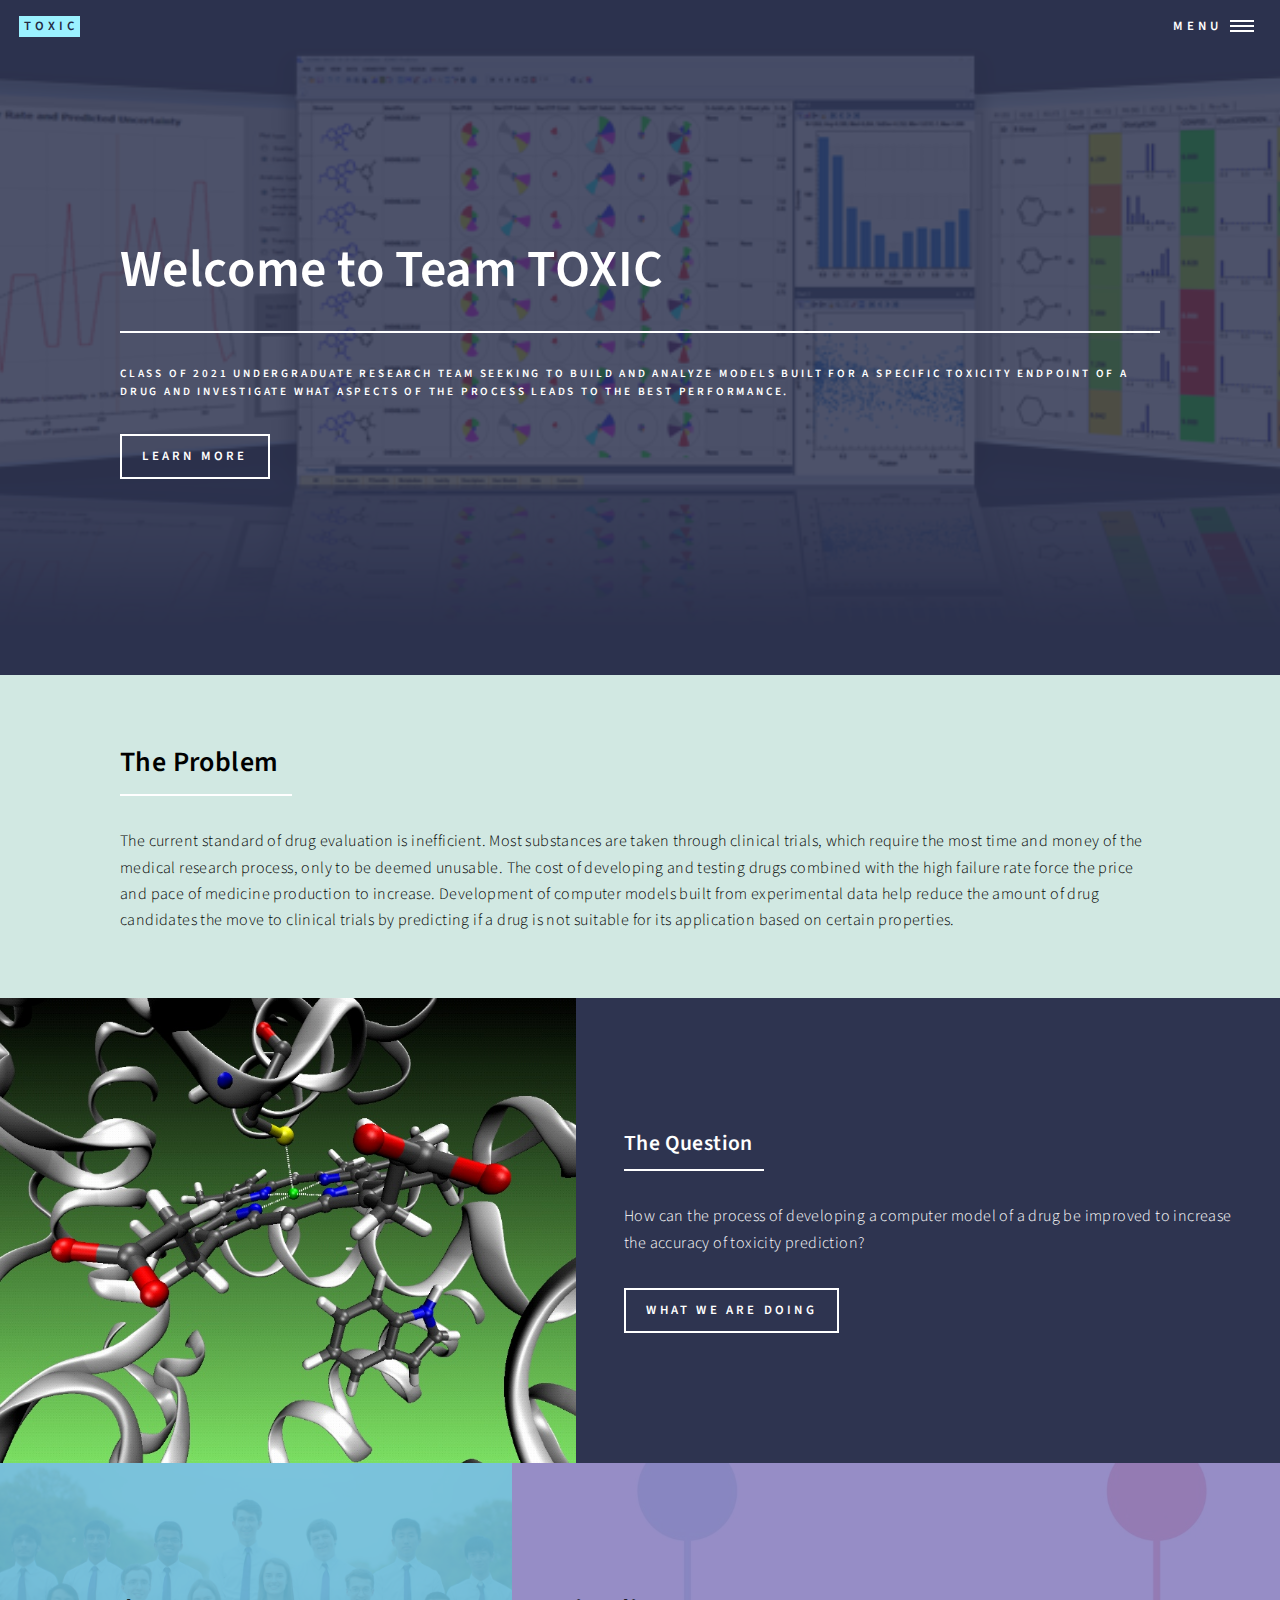
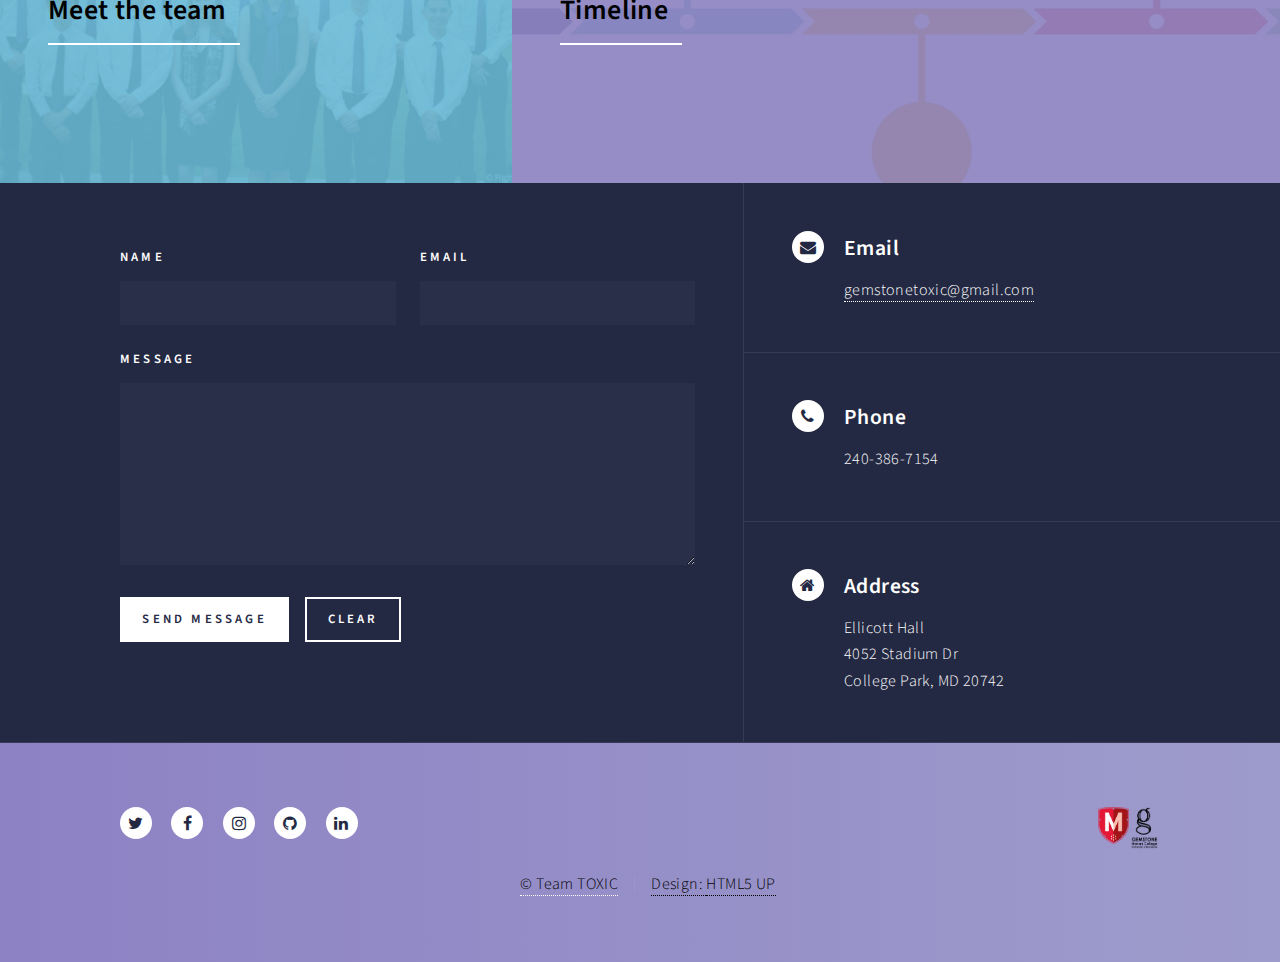
<file: index.html>
<!DOCTYPE HTML>
<!--
	Forty by HTML5 UP
	html5up.net | @ajlkn
	Free for personal and commercial use under the CCA 3.0 license (html5up.net/license)
-->
<html>
	<head>
		<title>Team TOXIC</title>
		<meta charset="utf-8" />
		<meta name="viewport" content="width=device-width, initial-scale=1, user-scalable=no" />
		<link rel="stylesheet" href="assets/css/main.css" />
		<noscript><link rel="stylesheet" href="assets/css/noscript.css" /></noscript>
	</head>
	<body class="is-preload">

		<!-- Wrapper -->
			<div id="wrapper">

				<!-- Header -->
					<header id="header" class="alt">
						<a href="index.html" class="logo"><strong>TOXIC</strong></a>
						<nav>
							<a href="#menu">Menu</a>
						</nav>
					</header>

				<!-- Menu -->
					<nav id="menu">
						<ul class="links">
							<li><a href="index.html">Home</a></li>
							<li><a href="team.html">Meet the Team</a></li>
							<li><a href="research.html">Our Research Problem</a></li>
							<li><a href="timeline.html">Timeline</a></li>
						</ul>
					</nav>

				<!-- Banner -->
					<section id="banner" class="major">
						<div class="inner">
							<span class="image">
								<img src="images/simulationbackground.png" alt="" />
							</span>
							<header class="major">
								<h1>Welcome to Team TOXIC</h1>
							</header>
							<div class="content">
								<p>Class of 2021 undergraduate research team seeking to build and analyze models built for a specific toxicity endpoint of a drug and investigate what aspects of the process leads to the best performance.</p>
							</div>

							<ul class="actions">
								<li><a href="#one" class="button more scrolly">Learn More</a></li>
							</ul>
						</div>
					</section>

					<div id="main">

						<!-- One -->
							<section id="one">
								<div class="inner">
									<header class="major">
										<h2>The Problem</h2>
									</header>
									<p>The current standard of drug evaluation is inefficient. Most substances are taken through clinical trials, which require the most time and money of the medical research process, only to be deemed unusable. The cost of developing and testing drugs combined with the high failure rate force the price and pace of medicine production to increase. Development of computer models built from experimental data help reduce the amount of drug candidates the move to clinical trials by predicting if a drug is not suitable for its application based on certain properties.</p>
								</div>
							</section>

						<!-- Two -->
							<section id="two" class="spotlights">
								<section>
									<a href="generic.html" class="image">
										<img src="images/drugtoxicitypic.jpg" alt="" data-position="center center" />
									</a>
									<div class="content">
										<div class="inner">
											<header class="major">
												<h3>The Question</h3>
											</header>
											<p>How can the process of developing a computer model of a drug be improved to increase the accuracy of toxicity prediction?</p>
											<ul class="actions">
												<li><a href="research.html" class="button">What we are doing</a></li>
											</ul>
										</div>
									</div>
								</section>
							</section>
					</div>

				<!-- Main -->
					<div id="main">

						<!-- One -->
							<section id="one" class="tiles">
								<article>
									<span class="image">
										<img src="images/teampic.jpg" alt="Team Pic"/>
									</span>
									<header class="major">
										<h3><a href="team.html" class="link">Meet the team</a></h3>
										<p></p>
									</header>
								</article>
								<article>
									<span class="image">
										<img src="images/timeline2.png" alt="Timeline"/>
									</span>
									<header class="major">
										<h3><a href="timeline.html" class="link">Timeline</a></h3>
									</header>
								</article>
							</section>

					</div>

				<!-- Contact -->
					<section id="contact">
						<div class="inner">
							<section>
								<form action="https://formspree.io/gemstonetoxic@gmail.com" method="POST">
									<div class="fields">
										<div class="field half">
											<label for="name">Name</label>
											<input type="text" name="name" id="name" />
										</div>
										<div class="field half">
											<label for="email">Email</label>
											<input type="text" name="email" id="email" />
										</div>
										<div class="field">
											<label for="message">Message</label>
											<textarea name="message" id="message" rows="6"></textarea>
										</div>
									</div>
									<ul class="actions">
										<li><input type="submit" value="Send Message" class="primary" /></li>
										<li><input type="reset" value="Clear" /></li>
									</ul>
								</form>
							</section>
							<section class="split">
								<section>
									<div class="contact-method">
										<span class="icon alt fa-envelope"></span>
										<h3>Email</h3>
										<a>gemstonetoxic@gmail.com</a>
									</div>
								</section>
								<section>
									<div class="contact-method">
										<span class="icon alt fa-phone"></span>
										<h3>Phone</h3>
										<span>240-386-7154</span>
									</div>
								</section>
								<section>
									<div class="contact-method">
										<span class="icon alt fa-home"></span>
										<h3>Address</h3>
										<span>Ellicott Hall<br />
										4052 Stadium Dr<br />
										College Park, MD 20742</span>
									</div>
								</section>
							</section>
						</div>
					</section>

				<!-- Footer -->
					<footer id="footer">
						<div class="inner">
							<ul class="icons">
								
								<li><a href="#" class="icon alt fa-twitter"><span class="label">Twitter</span></a></li>
								<li><a href="#" class="icon alt fa-facebook"><span class="label">Facebook</span></a></li>
								<li><a href="#" class="icon alt fa-instagram"><span class="label">Instagram</span></a></li>
								<li><a href="https://github.com/gemstonetoxic/" class="icon alt fa-github"><span class="label">GitHub</span></a></li>
								<li><a href="#" class="icon alt fa-linkedin"><span class="label">LinkedIn</span></a></li>
								<a href="http://www.gemstone.umd.edu/"><img src="images/gemstone.png" alt="Gemstone Icon" width="3%" height="3%" align = "right">
								<a href="http://www.honors.umd.edu/"><img src="images/honors.png" alt="Honors Icon" width="3%" height="3%" align = "right">
							</ul>
							
							<ul class="copyright" align = "middle">
								<li>&copy; Team TOXIC</li><li>Design: <a href="https://html5up.net">HTML5 UP</a></li>
							</ul>
						</div>
					</footer>

			</div>

		<!-- Scripts -->
			<script src="assets/js/jquery.min.js"></script>
			<script src="assets/js/jquery.scrolly.min.js"></script>
			<script src="assets/js/jquery.scrollex.min.js"></script>
			<script src="assets/js/browser.min.js"></script>
			<script src="assets/js/breakpoints.min.js"></script>
			<script src="assets/js/util.js"></script>
			<script src="assets/js/main.js"></script>

	</body>
</html>
</file>
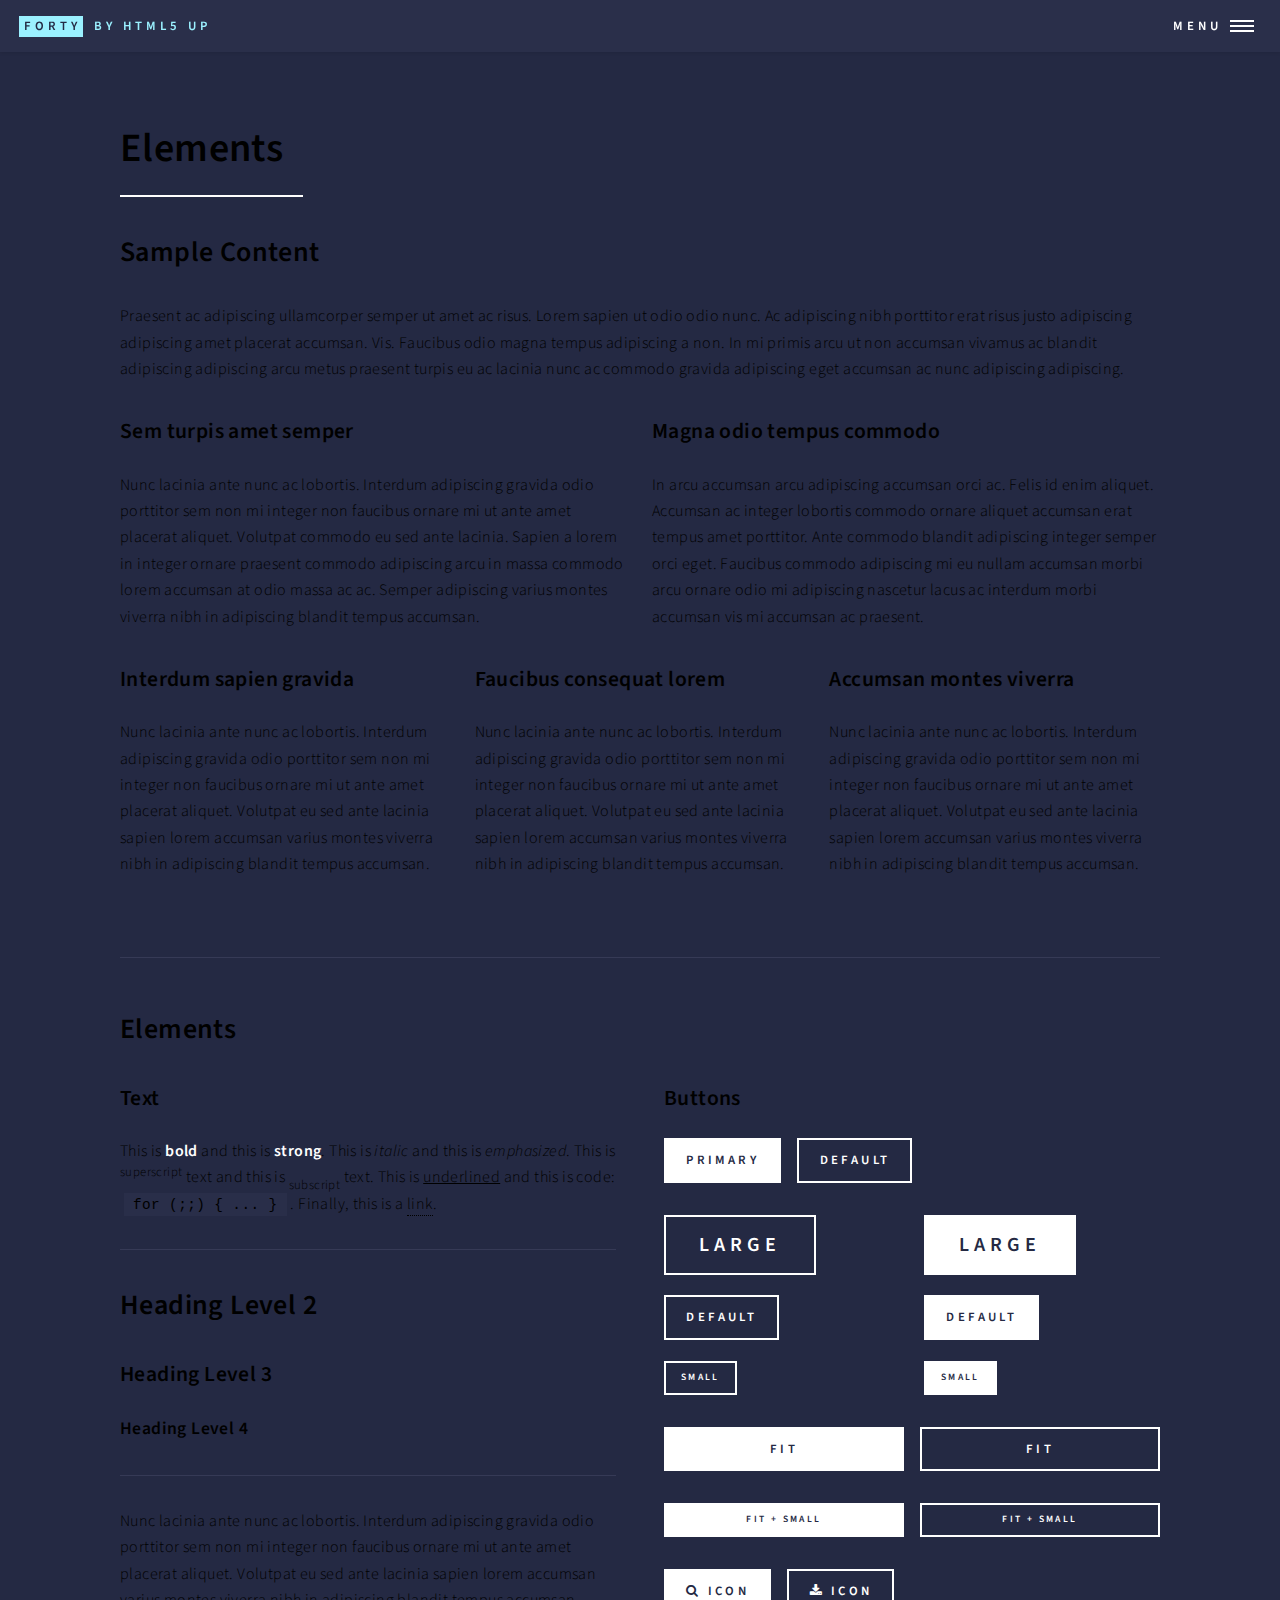
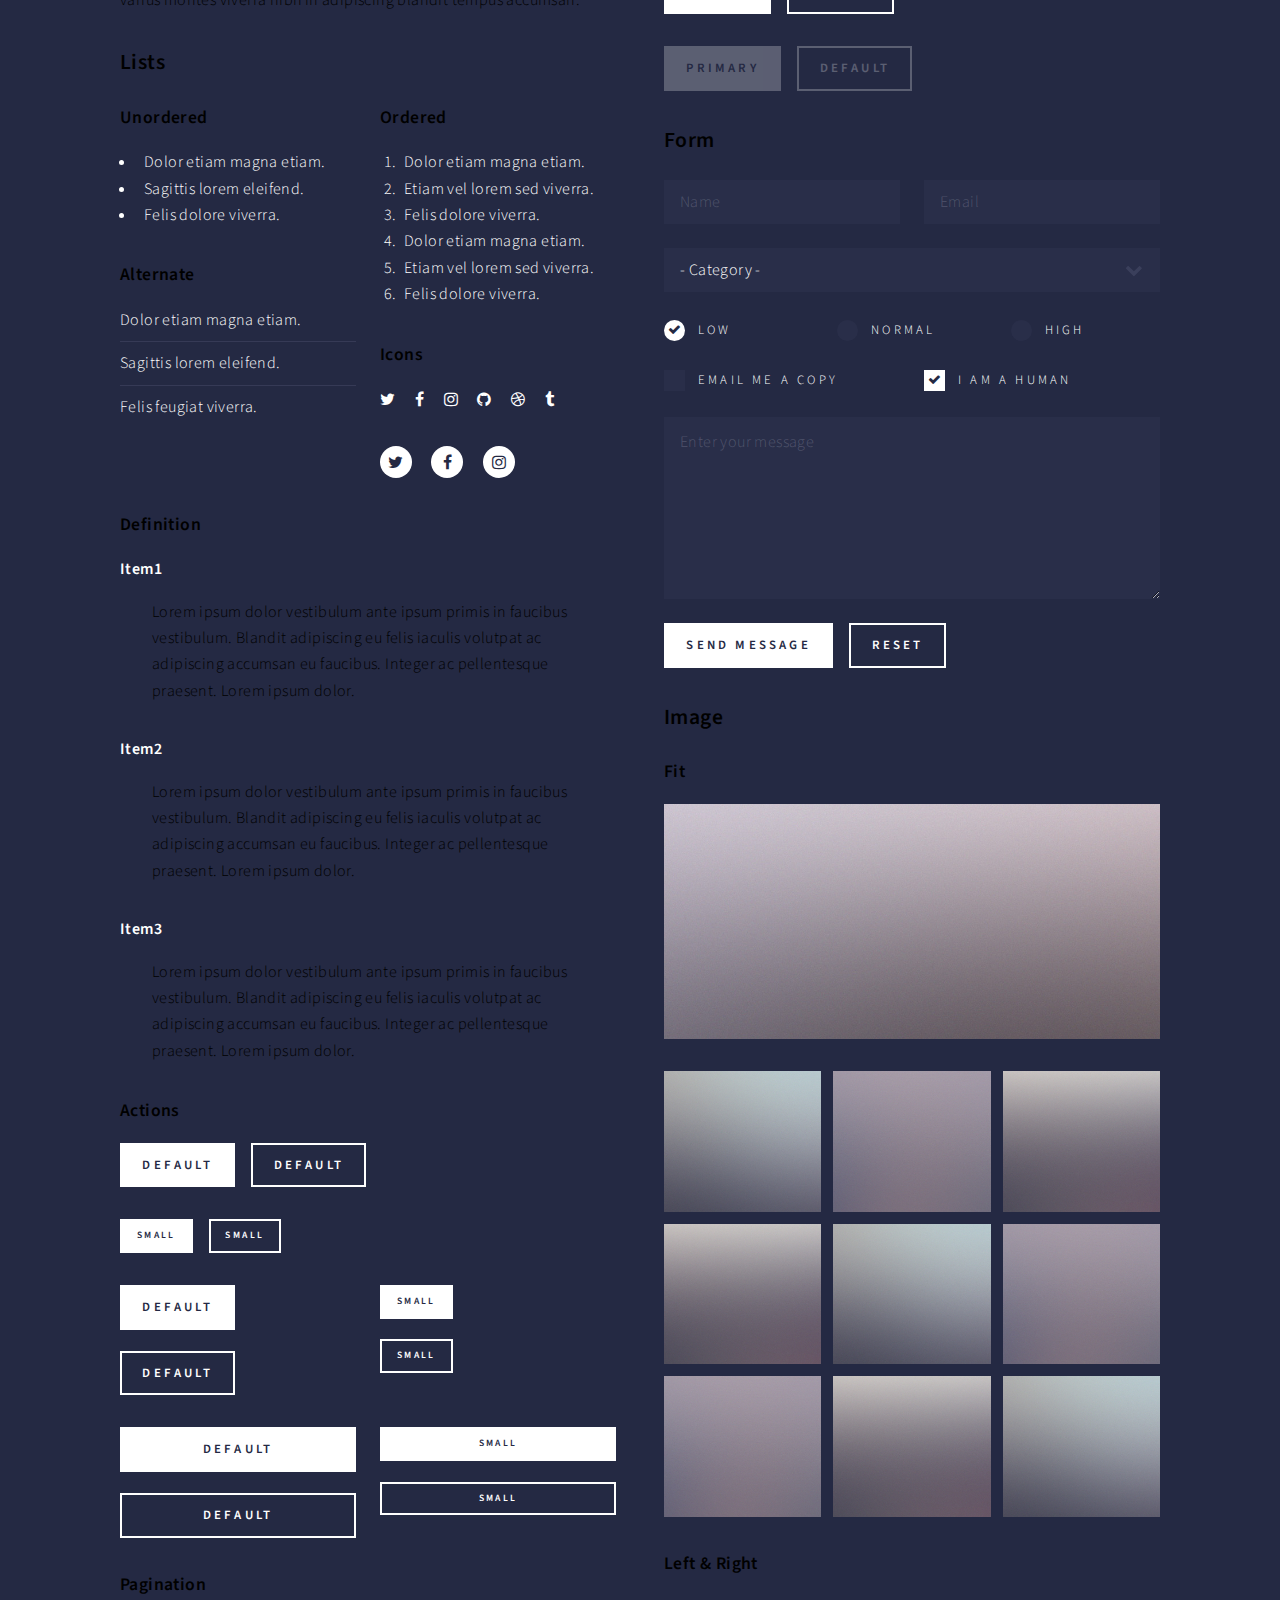
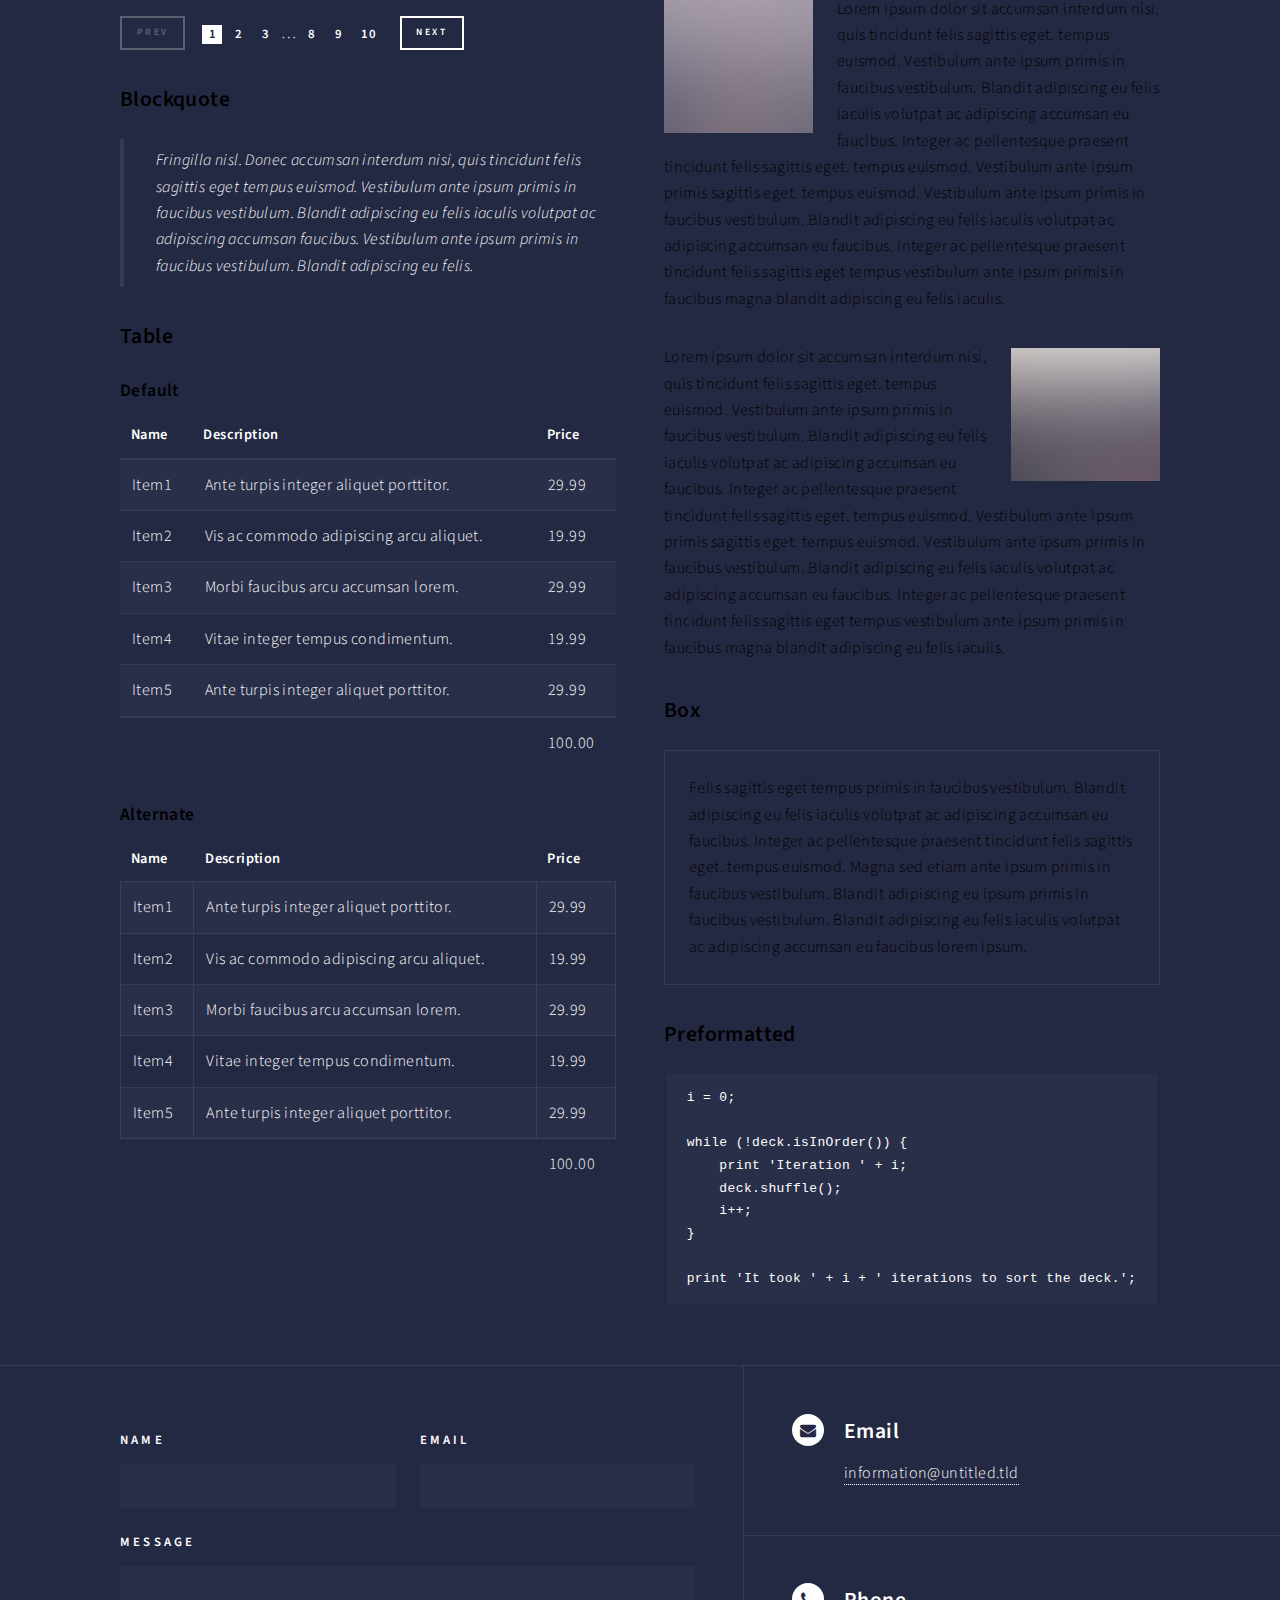
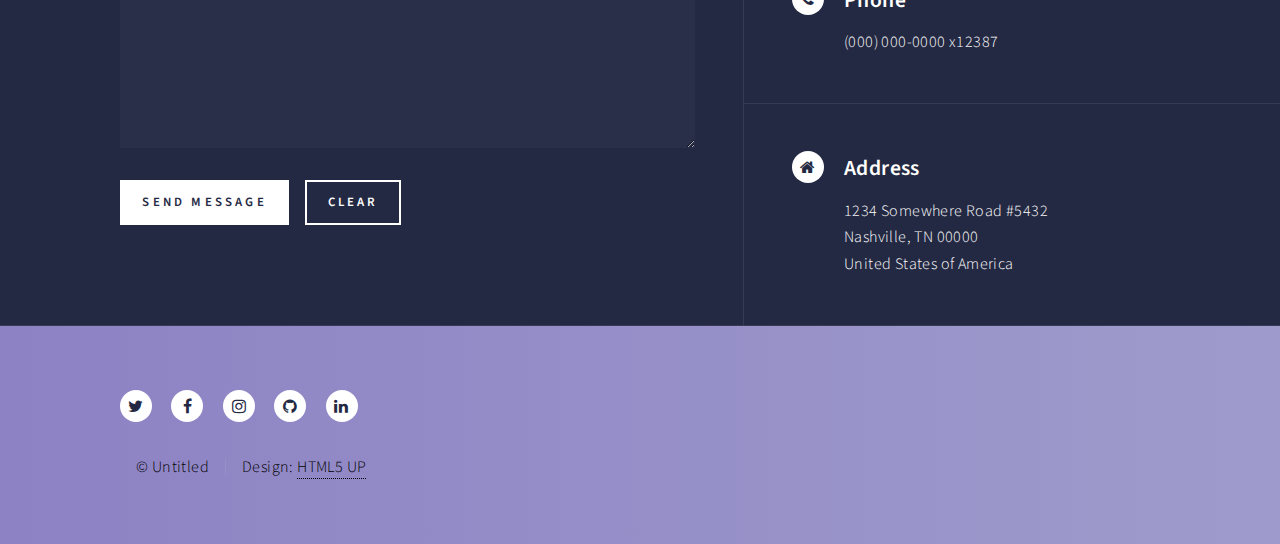
<file: elements.html>
<!DOCTYPE HTML>
<!--
	Forty by HTML5 UP
	html5up.net | @ajlkn
	Free for personal and commercial use under the CCA 3.0 license (html5up.net/license)
-->
<html>
	<head>
		<title>Elements - Forty by HTML5 UP</title>
		<meta charset="utf-8" />
		<meta name="viewport" content="width=device-width, initial-scale=1, user-scalable=no" />
		<link rel="stylesheet" href="assets/css/main.css" />
		<noscript><link rel="stylesheet" href="assets/css/noscript.css" /></noscript>
	</head>
	<body class="is-preload">

		<!-- Wrapper -->
			<div id="wrapper">

				<!-- Header -->
					<header id="header">
						<a href="index.html" class="logo"><strong>Forty</strong> <span>by HTML5 UP</span></a>
						<nav>
							<a href="#menu">Menu</a>
						</nav>
					</header>

				<!-- Menu -->
					<nav id="menu">
						<ul class="links">
							<li><a href="index.html">Home</a></li>
							<li><a href="landing.html">Landing</a></li>
							<li><a href="generic.html">Generic</a></li>
							<li><a href="elements.html">Elements</a></li>
						</ul>
						<ul class="actions stacked">
							<li><a href="#" class="button primary fit">Get Started</a></li>
							<li><a href="#" class="button fit">Log In</a></li>
						</ul>
					</nav>

				<!-- Main -->
					<div id="main" class="alt">

						<!-- One -->
							<section id="one">
								<div class="inner">
									<header class="major">
										<h1>Elements</h1>
									</header>

									<!-- Content -->
										<h2 id="content">Sample Content</h2>
										<p>Praesent ac adipiscing ullamcorper semper ut amet ac risus. Lorem sapien ut odio odio nunc. Ac adipiscing nibh porttitor erat risus justo adipiscing adipiscing amet placerat accumsan. Vis. Faucibus odio magna tempus adipiscing a non. In mi primis arcu ut non accumsan vivamus ac blandit adipiscing adipiscing arcu metus praesent turpis eu ac lacinia nunc ac commodo gravida adipiscing eget accumsan ac nunc adipiscing adipiscing.</p>
										<div class="row">
											<div class="col-6 col-12-small">
												<h3>Sem turpis amet semper</h3>
												<p>Nunc lacinia ante nunc ac lobortis. Interdum adipiscing gravida odio porttitor sem non mi integer non faucibus ornare mi ut ante amet placerat aliquet. Volutpat commodo eu sed ante lacinia. Sapien a lorem in integer ornare praesent commodo adipiscing arcu in massa commodo lorem accumsan at odio massa ac ac. Semper adipiscing varius montes viverra nibh in adipiscing blandit tempus accumsan.</p>
											</div>
											<div class="col-6 col-12-small">
												<h3>Magna odio tempus commodo</h3>
												<p>In arcu accumsan arcu adipiscing accumsan orci ac. Felis id enim aliquet. Accumsan ac integer lobortis commodo ornare aliquet accumsan erat tempus amet porttitor. Ante commodo blandit adipiscing integer semper orci eget. Faucibus commodo adipiscing mi eu nullam accumsan morbi arcu ornare odio mi adipiscing nascetur lacus ac interdum morbi accumsan vis mi accumsan ac praesent.</p>
											</div>
											<!-- Break -->
											<div class="col-4 col-12-medium">
												<h3>Interdum sapien gravida</h3>
												<p>Nunc lacinia ante nunc ac lobortis. Interdum adipiscing gravida odio porttitor sem non mi integer non faucibus ornare mi ut ante amet placerat aliquet. Volutpat eu sed ante lacinia sapien lorem accumsan varius montes viverra nibh in adipiscing blandit tempus accumsan.</p>
											</div>
											<div class="col-4 col-12-medium">
												<h3>Faucibus consequat lorem</h3>
												<p>Nunc lacinia ante nunc ac lobortis. Interdum adipiscing gravida odio porttitor sem non mi integer non faucibus ornare mi ut ante amet placerat aliquet. Volutpat eu sed ante lacinia sapien lorem accumsan varius montes viverra nibh in adipiscing blandit tempus accumsan.</p>
											</div>
											<div class="col-4 col-12-medium">
												<h3>Accumsan montes viverra</h3>
												<p>Nunc lacinia ante nunc ac lobortis. Interdum adipiscing gravida odio porttitor sem non mi integer non faucibus ornare mi ut ante amet placerat aliquet. Volutpat eu sed ante lacinia sapien lorem accumsan varius montes viverra nibh in adipiscing blandit tempus accumsan.</p>
											</div>
										</div>

									<hr class="major" />

									<!-- Elements -->
										<h2 id="elements">Elements</h2>
										<div class="row gtr-200">
											<div class="col-6 col-12-medium">

												<!-- Text stuff -->
													<h3>Text</h3>
													<p>This is <b>bold</b> and this is <strong>strong</strong>. This is <i>italic</i> and this is <em>emphasized</em>.
													This is <sup>superscript</sup> text and this is <sub>subscript</sub> text.
													This is <u>underlined</u> and this is code: <code>for (;;) { ... }</code>.
													Finally, this is a <a href="#">link</a>.</p>
													<hr />
													<h2>Heading Level 2</h2>
													<h3>Heading Level 3</h3>
													<h4>Heading Level 4</h4>
													<hr />
													<p>Nunc lacinia ante nunc ac lobortis. Interdum adipiscing gravida odio porttitor sem non mi integer non faucibus ornare mi ut ante amet placerat aliquet. Volutpat eu sed ante lacinia sapien lorem accumsan varius montes viverra nibh in adipiscing blandit tempus accumsan.</p>

												<!-- Lists -->
													<h3>Lists</h3>
													<div class="row">
														<div class="col-6 col-12-small">

															<h4>Unordered</h4>
															<ul>
																<li>Dolor etiam magna etiam.</li>
																<li>Sagittis lorem eleifend.</li>
																<li>Felis dolore viverra.</li>
															</ul>

															<h4>Alternate</h4>
															<ul class="alt">
																<li>Dolor etiam magna etiam.</li>
																<li>Sagittis lorem eleifend.</li>
																<li>Felis feugiat viverra.</li>
															</ul>

														</div>
														<div class="col-6 col-12-small">

															<h4>Ordered</h4>
															<ol>
																<li>Dolor etiam magna etiam.</li>
																<li>Etiam vel lorem sed viverra.</li>
																<li>Felis dolore viverra.</li>
																<li>Dolor etiam magna etiam.</li>
																<li>Etiam vel lorem sed viverra.</li>
																<li>Felis dolore viverra.</li>
															</ol>

															<h4>Icons</h4>
															<ul class="icons">
																<li><a href="#" class="icon fa-twitter"><span class="label">Twitter</span></a></li>
																<li><a href="#" class="icon fa-facebook"><span class="label">Facebook</span></a></li>
																<li><a href="#" class="icon fa-instagram"><span class="label">Instagram</span></a></li>
																<li><a href="#" class="icon fa-github"><span class="label">Github</span></a></li>
																<li><a href="#" class="icon fa-dribbble"><span class="label">Dribbble</span></a></li>
																<li><a href="#" class="icon fa-tumblr"><span class="label">Tumblr</span></a></li>
															</ul>
															<ul class="icons">
																<li><a href="#" class="icon alt fa-twitter"><span class="label">Twitter</span></a></li>
																<li><a href="#" class="icon alt fa-facebook"><span class="label">Facebook</span></a></li>
																<li><a href="#" class="icon alt fa-instagram"><span class="label">Instagram</span></a></li>
															</ul>

														</div>
													</div>
													<h4>Definition</h4>
													<dl>
														<dt>Item1</dt>
														<dd>
															<p>Lorem ipsum dolor vestibulum ante ipsum primis in faucibus vestibulum. Blandit adipiscing eu felis iaculis volutpat ac adipiscing accumsan eu faucibus. Integer ac pellentesque praesent. Lorem ipsum dolor.</p>
														</dd>
														<dt>Item2</dt>
														<dd>
															<p>Lorem ipsum dolor vestibulum ante ipsum primis in faucibus vestibulum. Blandit adipiscing eu felis iaculis volutpat ac adipiscing accumsan eu faucibus. Integer ac pellentesque praesent. Lorem ipsum dolor.</p>
														</dd>
														<dt>Item3</dt>
														<dd>
															<p>Lorem ipsum dolor vestibulum ante ipsum primis in faucibus vestibulum. Blandit adipiscing eu felis iaculis volutpat ac adipiscing accumsan eu faucibus. Integer ac pellentesque praesent. Lorem ipsum dolor.</p>
														</dd>
													</dl>

													<h4>Actions</h4>
													<ul class="actions">
														<li><a href="#" class="button primary">Default</a></li>
														<li><a href="#" class="button">Default</a></li>
													</ul>
													<ul class="actions small">
														<li><a href="#" class="button primary small">Small</a></li>
														<li><a href="#" class="button small">Small</a></li>
													</ul>
													<div class="row">
														<div class="col-6 col-12-small">
															<ul class="actions stacked">
																<li><a href="#" class="button primary">Default</a></li>
																<li><a href="#" class="button">Default</a></li>
															</ul>
														</div>
														<div class="col-6 col-12-small">
															<ul class="actions stacked">
																<li><a href="#" class="button primary small">Small</a></li>
																<li><a href="#" class="button small">Small</a></li>
															</ul>
														</div>
														<div class="col-6 col-12-small">
															<ul class="actions stacked">
																<li><a href="#" class="button primary fit">Default</a></li>
																<li><a href="#" class="button fit">Default</a></li>
															</ul>
														</div>
														<div class="col-6 col-12-small">
															<ul class="actions stacked">
																<li><a href="#" class="button primary small fit">Small</a></li>
																<li><a href="#" class="button small fit">Small</a></li>
															</ul>
														</div>
													</div>

													<h4>Pagination</h4>
													<ul class="pagination">
														<li><span class="button small disabled">Prev</span></li>
														<li><a href="#" class="page active">1</a></li>
														<li><a href="#" class="page">2</a></li>
														<li><a href="#" class="page">3</a></li>
														<li><span>&hellip;</span></li>
														<li><a href="#" class="page">8</a></li>
														<li><a href="#" class="page">9</a></li>
														<li><a href="#" class="page">10</a></li>
														<li><a href="#" class="button small">Next</a></li>
													</ul>

												<!-- Blockquote -->
													<h3>Blockquote</h3>
													<blockquote>Fringilla nisl. Donec accumsan interdum nisi, quis tincidunt felis sagittis eget tempus euismod. Vestibulum ante ipsum primis in faucibus vestibulum. Blandit adipiscing eu felis iaculis volutpat ac adipiscing accumsan faucibus. Vestibulum ante ipsum primis in faucibus vestibulum. Blandit adipiscing eu felis.</blockquote>

												<!-- Table -->
													<h3>Table</h3>

													<h4>Default</h4>
													<div class="table-wrapper">
														<table>
															<thead>
																<tr>
																	<th>Name</th>
																	<th>Description</th>
																	<th>Price</th>
																</tr>
															</thead>
															<tbody>
																<tr>
																	<td>Item1</td>
																	<td>Ante turpis integer aliquet porttitor.</td>
																	<td>29.99</td>
																</tr>
																<tr>
																	<td>Item2</td>
																	<td>Vis ac commodo adipiscing arcu aliquet.</td>
																	<td>19.99</td>
																</tr>
																<tr>
																	<td>Item3</td>
																	<td> Morbi faucibus arcu accumsan lorem.</td>
																	<td>29.99</td>
																</tr>
																<tr>
																	<td>Item4</td>
																	<td>Vitae integer tempus condimentum.</td>
																	<td>19.99</td>
																</tr>
																<tr>
																	<td>Item5</td>
																	<td>Ante turpis integer aliquet porttitor.</td>
																	<td>29.99</td>
																</tr>
															</tbody>
															<tfoot>
																<tr>
																	<td colspan="2"></td>
																	<td>100.00</td>
																</tr>
															</tfoot>
														</table>
													</div>

													<h4>Alternate</h4>
													<div class="table-wrapper">
														<table class="alt">
															<thead>
																<tr>
																	<th>Name</th>
																	<th>Description</th>
																	<th>Price</th>
																</tr>
															</thead>
															<tbody>
																<tr>
																	<td>Item1</td>
																	<td>Ante turpis integer aliquet porttitor.</td>
																	<td>29.99</td>
																</tr>
																<tr>
																	<td>Item2</td>
																	<td>Vis ac commodo adipiscing arcu aliquet.</td>
																	<td>19.99</td>
																</tr>
																<tr>
																	<td>Item3</td>
																	<td> Morbi faucibus arcu accumsan lorem.</td>
																	<td>29.99</td>
																</tr>
																<tr>
																	<td>Item4</td>
																	<td>Vitae integer tempus condimentum.</td>
																	<td>19.99</td>
																</tr>
																<tr>
																	<td>Item5</td>
																	<td>Ante turpis integer aliquet porttitor.</td>
																	<td>29.99</td>
																</tr>
															</tbody>
															<tfoot>
																<tr>
																	<td colspan="2"></td>
																	<td>100.00</td>
																</tr>
															</tfoot>
														</table>
													</div>

											</div>
											<div class="col-6 col-12-medium">

												<!-- Buttons -->
													<h3>Buttons</h3>
													<ul class="actions">
														<li><a href="#" class="button primary">Primary</a></li>
														<li><a href="#" class="button">Default</a></li>
													</ul>
													<div class="row">
														<div class="col-6 col-12-xsmall">
															<ul class="actions stacked">
																<li><a href="#" class="button large">Large</a></li>
																<li><a href="#" class="button">Default</a></li>
																<li><a href="#" class="button small">Small</a></li>
															</ul>
														</div>
														<div class="col-6 col-12-xsmall">
															<ul class="actions stacked">
																<li><a href="#" class="button primary large">Large</a></li>
																<li><a href="#" class="button primary">Default</a></li>
																<li><a href="#" class="button primary small">Small</a></li>
															</ul>
														</div>
													</div>
													<ul class="actions fit">
														<li><a href="#" class="button primary fit">Fit</a></li>
														<li><a href="#" class="button fit">Fit</a></li>
													</ul>
													<ul class="actions fit small">
														<li><a href="#" class="button primary fit small">Fit + Small</a></li>
														<li><a href="#" class="button fit small">Fit + Small</a></li>
													</ul>
													<ul class="actions">
														<li><a href="#" class="button primary icon fa-search">Icon</a></li>
														<li><a href="#" class="button icon fa-download">Icon</a></li>
													</ul>
													<ul class="actions">
														<li><span class="button primary disabled">Primary</span></li>
														<li><span class="button disabled">Default</span></li>
													</ul>

												<!-- Form -->
													<h3>Form</h3>

													<form method="post" action="#">
														<div class="row gtr-uniform">
															<div class="col-6 col-12-xsmall">
																<input type="text" name="demo-name" id="demo-name" value="" placeholder="Name" />
															</div>
															<div class="col-6 col-12-xsmall">
																<input type="email" name="demo-email" id="demo-email" value="" placeholder="Email" />
															</div>
															<!-- Break -->
															<div class="col-12">
																<select name="demo-category" id="demo-category">
																	<option value="">- Category -</option>
																	<option value="1">Manufacturing</option>
																	<option value="1">Shipping</option>
																	<option value="1">Administration</option>
																	<option value="1">Human Resources</option>
																</select>
															</div>
															<!-- Break -->
															<div class="col-4 col-12-small">
																<input type="radio" id="demo-priority-low" name="demo-priority" checked>
																<label for="demo-priority-low">Low</label>
															</div>
															<div class="col-4 col-12-small">
																<input type="radio" id="demo-priority-normal" name="demo-priority">
																<label for="demo-priority-normal">Normal</label>
															</div>
															<div class="col-4 col-12-small">
																<input type="radio" id="demo-priority-high" name="demo-priority">
																<label for="demo-priority-high">High</label>
															</div>
															<!-- Break -->
															<div class="col-6 col-12-small">
																<input type="checkbox" id="demo-copy" name="demo-copy">
																<label for="demo-copy">Email me a copy</label>
															</div>
															<div class="col-6 col-12-small">
																<input type="checkbox" id="demo-human" name="demo-human" checked>
																<label for="demo-human">I am a human</label>
															</div>
															<!-- Break -->
															<div class="col-12">
																<textarea name="demo-message" id="demo-message" placeholder="Enter your message" rows="6"></textarea>
															</div>
															<!-- Break -->
															<div class="col-12">
																<ul class="actions">
																	<li><input type="submit" value="Send Message" class="primary" /></li>
																	<li><input type="reset" value="Reset" /></li>
																</ul>
															</div>
														</div>
													</form>

												<!-- Image -->
													<h3>Image</h3>

													<h4>Fit</h4>
													<span class="image fit"><img src="images/pic03.jpg" alt="" /></span>
													<div class="box alt">
														<div class="row gtr-50 gtr-uniform">
															<div class="col-4"><span class="image fit"><img src="images/pic08.jpg" alt="" /></span></div>
															<div class="col-4"><span class="image fit"><img src="images/pic09.jpg" alt="" /></span></div>
															<div class="col-4"><span class="image fit"><img src="images/pic10.jpg" alt="" /></span></div>
															<!-- Break -->
															<div class="col-4"><span class="image fit"><img src="images/pic10.jpg" alt="" /></span></div>
															<div class="col-4"><span class="image fit"><img src="images/pic08.jpg" alt="" /></span></div>
															<div class="col-4"><span class="image fit"><img src="images/pic09.jpg" alt="" /></span></div>
															<!-- Break -->
															<div class="col-4"><span class="image fit"><img src="images/pic09.jpg" alt="" /></span></div>
															<div class="col-4"><span class="image fit"><img src="images/pic10.jpg" alt="" /></span></div>
															<div class="col-4"><span class="image fit"><img src="images/pic08.jpg" alt="" /></span></div>
														</div>
													</div>

													<h4>Left &amp; Right</h4>
													<p><span class="image left"><img src="images/pic09.jpg" alt="" /></span>Lorem ipsum dolor sit accumsan interdum nisi, quis tincidunt felis sagittis eget. tempus euismod. Vestibulum ante ipsum primis in faucibus vestibulum. Blandit adipiscing eu felis iaculis volutpat ac adipiscing accumsan eu faucibus. Integer ac pellentesque praesent tincidunt felis sagittis eget. tempus euismod. Vestibulum ante ipsum primis sagittis eget. tempus euismod. Vestibulum ante ipsum primis in faucibus vestibulum. Blandit adipiscing eu felis iaculis volutpat ac adipiscing accumsan eu faucibus. Integer ac pellentesque praesent tincidunt felis sagittis eget tempus vestibulum ante ipsum primis in faucibus magna blandit adipiscing eu felis iaculis.</p>
													<p><span class="image right"><img src="images/pic10.jpg" alt="" /></span>Lorem ipsum dolor sit accumsan interdum nisi, quis tincidunt felis sagittis eget. tempus euismod. Vestibulum ante ipsum primis in faucibus vestibulum. Blandit adipiscing eu felis iaculis volutpat ac adipiscing accumsan eu faucibus. Integer ac pellentesque praesent tincidunt felis sagittis eget. tempus euismod. Vestibulum ante ipsum primis sagittis eget. tempus euismod. Vestibulum ante ipsum primis in faucibus vestibulum. Blandit adipiscing eu felis iaculis volutpat ac adipiscing accumsan eu faucibus. Integer ac pellentesque praesent tincidunt felis sagittis eget tempus vestibulum ante ipsum primis in faucibus magna blandit adipiscing eu felis iaculis.</p>

												<!-- Box -->
													<h3>Box</h3>
													<div class="box">
														<p>Felis sagittis eget tempus primis in faucibus vestibulum. Blandit adipiscing eu felis iaculis volutpat ac adipiscing accumsan eu faucibus. Integer ac pellentesque praesent tincidunt felis sagittis eget. tempus euismod. Magna sed etiam ante ipsum primis in faucibus vestibulum. Blandit adipiscing eu ipsum primis in faucibus vestibulum. Blandit adipiscing eu felis iaculis volutpat ac adipiscing accumsan eu faucibus lorem ipsum.</p>
													</div>

												<!-- Preformatted Code -->
													<h3>Preformatted</h3>
													<pre><code>i = 0;

while (!deck.isInOrder()) {
    print 'Iteration ' + i;
    deck.shuffle();
    i++;
}

print 'It took ' + i + ' iterations to sort the deck.';
</code></pre>

											</div>
										</div>

								</div>
							</section>

					</div>

				<!-- Contact -->
					<section id="contact">
						<div class="inner">
							<section>
								<form method="post" action="#">
									<div class="fields">
										<div class="field half">
											<label for="name">Name</label>
											<input type="text" name="name" id="name" />
										</div>
										<div class="field half">
											<label for="email">Email</label>
											<input type="text" name="email" id="email" />
										</div>
										<div class="field">
											<label for="message">Message</label>
											<textarea name="message" id="message" rows="6"></textarea>
										</div>
									</div>
									<ul class="actions">
										<li><input type="submit" value="Send Message" class="primary" /></li>
										<li><input type="reset" value="Clear" /></li>
									</ul>
								</form>
							</section>
							<section class="split">
								<section>
									<div class="contact-method">
										<span class="icon alt fa-envelope"></span>
										<h3>Email</h3>
										<a href="#">information@untitled.tld</a>
									</div>
								</section>
								<section>
									<div class="contact-method">
										<span class="icon alt fa-phone"></span>
										<h3>Phone</h3>
										<span>(000) 000-0000 x12387</span>
									</div>
								</section>
								<section>
									<div class="contact-method">
										<span class="icon alt fa-home"></span>
										<h3>Address</h3>
										<span>1234 Somewhere Road #5432<br />
										Nashville, TN 00000<br />
										United States of America</span>
									</div>
								</section>
							</section>
						</div>
					</section>

				<!-- Footer -->
					<footer id="footer">
						<div class="inner">
							<ul class="icons">
								<li><a href="#" class="icon alt fa-twitter"><span class="label">Twitter</span></a></li>
								<li><a href="#" class="icon alt fa-facebook"><span class="label">Facebook</span></a></li>
								<li><a href="#" class="icon alt fa-instagram"><span class="label">Instagram</span></a></li>
								<li><a href="#" class="icon alt fa-github"><span class="label">GitHub</span></a></li>
								<li><a href="#" class="icon alt fa-linkedin"><span class="label">LinkedIn</span></a></li>
							</ul>
							<ul class="copyright">
								<li>&copy; Untitled</li><li>Design: <a href="https://html5up.net">HTML5 UP</a></li>
							</ul>
						</div>
					</footer>

			</div>

		<!-- Scripts -->
			<script src="assets/js/jquery.min.js"></script>
			<script src="assets/js/jquery.scrolly.min.js"></script>
			<script src="assets/js/jquery.scrollex.min.js"></script>
			<script src="assets/js/browser.min.js"></script>
			<script src="assets/js/breakpoints.min.js"></script>
			<script src="assets/js/util.js"></script>
			<script src="assets/js/main.js"></script>

	</body>
</html>
</file>
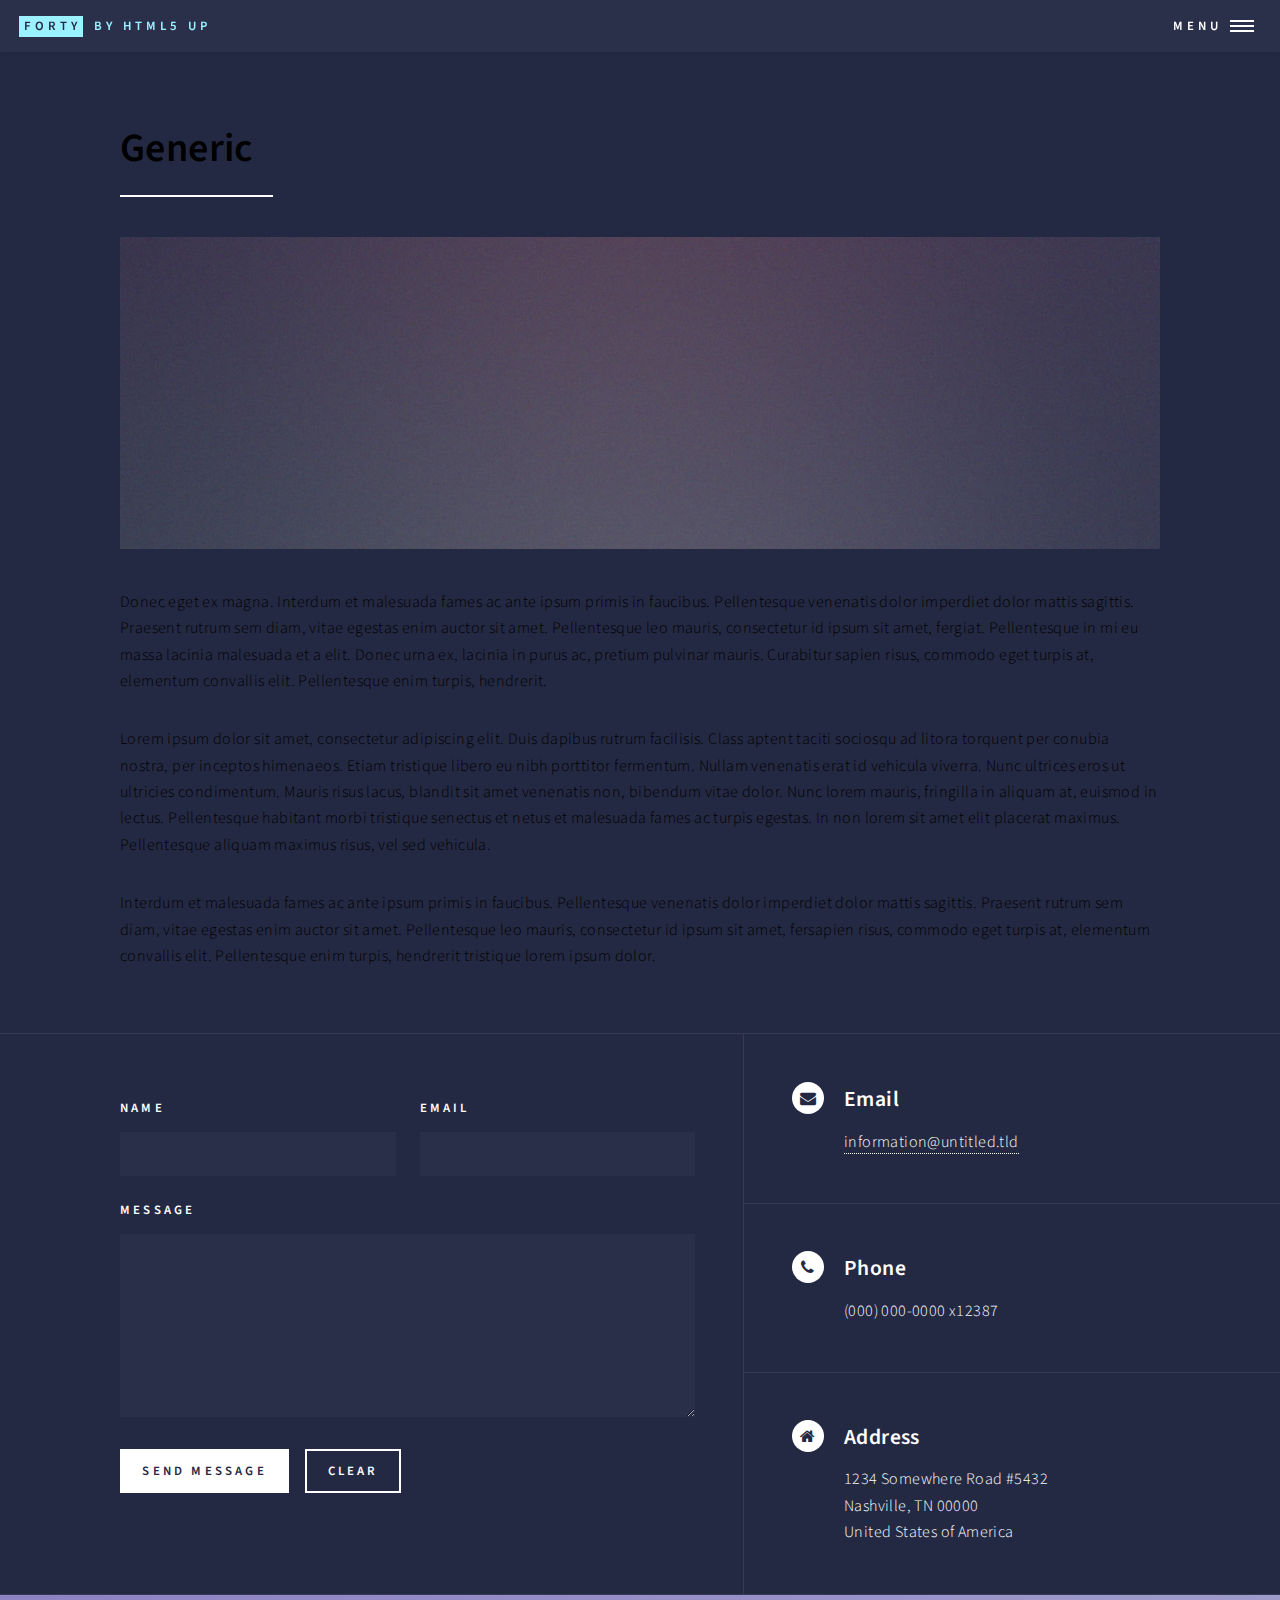
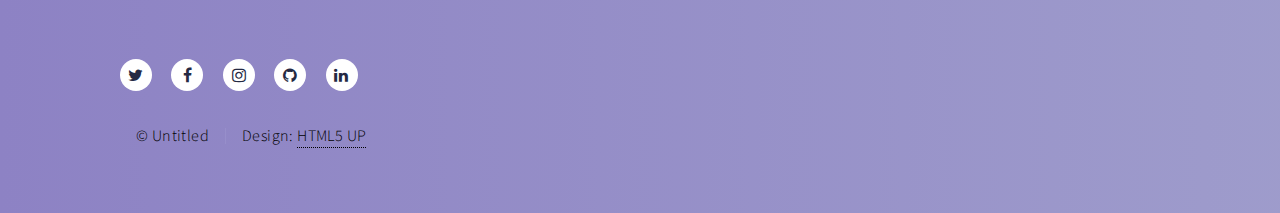
<file: generic.html>
<!DOCTYPE HTML>
<!--
	Forty by HTML5 UP
	html5up.net | @ajlkn
	Free for personal and commercial use under the CCA 3.0 license (html5up.net/license)
-->
<html>
	<head>
		<title>Generic - Forty by HTML5 UP</title>
		<meta charset="utf-8" />
		<meta name="viewport" content="width=device-width, initial-scale=1, user-scalable=no" />
		<link rel="stylesheet" href="assets/css/main.css" />
		<noscript><link rel="stylesheet" href="assets/css/noscript.css" /></noscript>
	</head>
	<body class="is-preload">

		<!-- Wrapper -->
			<div id="wrapper">

				<!-- Header -->
					<header id="header">
						<a href="index.html" class="logo"><strong>Forty</strong> <span>by HTML5 UP</span></a>
						<nav>
							<a href="#menu">Menu</a>
						</nav>
					</header>

				<!-- Menu -->
					<nav id="menu">
						<ul class="links">
							<li><a href="index.html">Home</a></li>
							<li><a href="landing.html">Landing</a></li>
							<li><a href="generic.html">Generic</a></li>
							<li><a href="elements.html">Elements</a></li>
						</ul>
						<ul class="actions stacked">
							<li><a href="#" class="button primary fit">Get Started</a></li>
							<li><a href="#" class="button fit">Log In</a></li>
						</ul>
					</nav>

				<!-- Main -->
					<div id="main" class="alt">

						<!-- One -->
							<section id="one">
								<div class="inner">
									<header class="major">
										<h1>Generic</h1>
									</header>
									<span class="image main"><img src="images/pic11.jpg" alt="" /></span>
									<p>Donec eget ex magna. Interdum et malesuada fames ac ante ipsum primis in faucibus. Pellentesque venenatis dolor imperdiet dolor mattis sagittis. Praesent rutrum sem diam, vitae egestas enim auctor sit amet. Pellentesque leo mauris, consectetur id ipsum sit amet, fergiat. Pellentesque in mi eu massa lacinia malesuada et a elit. Donec urna ex, lacinia in purus ac, pretium pulvinar mauris. Curabitur sapien risus, commodo eget turpis at, elementum convallis elit. Pellentesque enim turpis, hendrerit.</p>
									<p>Lorem ipsum dolor sit amet, consectetur adipiscing elit. Duis dapibus rutrum facilisis. Class aptent taciti sociosqu ad litora torquent per conubia nostra, per inceptos himenaeos. Etiam tristique libero eu nibh porttitor fermentum. Nullam venenatis erat id vehicula viverra. Nunc ultrices eros ut ultricies condimentum. Mauris risus lacus, blandit sit amet venenatis non, bibendum vitae dolor. Nunc lorem mauris, fringilla in aliquam at, euismod in lectus. Pellentesque habitant morbi tristique senectus et netus et malesuada fames ac turpis egestas. In non lorem sit amet elit placerat maximus. Pellentesque aliquam maximus risus, vel sed vehicula.</p>
									<p>Interdum et malesuada fames ac ante ipsum primis in faucibus. Pellentesque venenatis dolor imperdiet dolor mattis sagittis. Praesent rutrum sem diam, vitae egestas enim auctor sit amet. Pellentesque leo mauris, consectetur id ipsum sit amet, fersapien risus, commodo eget turpis at, elementum convallis elit. Pellentesque enim turpis, hendrerit tristique lorem ipsum dolor.</p>
								</div>
							</section>

					</div>

				<!-- Contact -->
					<section id="contact">
						<div class="inner">
							<section>
								<form method="post" action="#">
									<div class="fields">
										<div class="field half">
											<label for="name">Name</label>
											<input type="text" name="name" id="name" />
										</div>
										<div class="field half">
											<label for="email">Email</label>
											<input type="text" name="email" id="email" />
										</div>
										<div class="field">
											<label for="message">Message</label>
											<textarea name="message" id="message" rows="6"></textarea>
										</div>
									</div>
									<ul class="actions">
										<li><input type="submit" value="Send Message" class="primary" /></li>
										<li><input type="reset" value="Clear" /></li>
									</ul>
								</form>
							</section>
							<section class="split">
								<section>
									<div class="contact-method">
										<span class="icon alt fa-envelope"></span>
										<h3>Email</h3>
										<a href="#">information@untitled.tld</a>
									</div>
								</section>
								<section>
									<div class="contact-method">
										<span class="icon alt fa-phone"></span>
										<h3>Phone</h3>
										<span>(000) 000-0000 x12387</span>
									</div>
								</section>
								<section>
									<div class="contact-method">
										<span class="icon alt fa-home"></span>
										<h3>Address</h3>
										<span>1234 Somewhere Road #5432<br />
										Nashville, TN 00000<br />
										United States of America</span>
									</div>
								</section>
							</section>
						</div>
					</section>

				<!-- Footer -->
					<footer id="footer">
						<div class="inner">
							<ul class="icons">
								<li><a href="#" class="icon alt fa-twitter"><span class="label">Twitter</span></a></li>
								<li><a href="#" class="icon alt fa-facebook"><span class="label">Facebook</span></a></li>
								<li><a href="#" class="icon alt fa-instagram"><span class="label">Instagram</span></a></li>
								<li><a href="#" class="icon alt fa-github"><span class="label">GitHub</span></a></li>
								<li><a href="#" class="icon alt fa-linkedin"><span class="label">LinkedIn</span></a></li>
							</ul>
							<ul class="copyright">
								<li>&copy; Untitled</li><li>Design: <a href="https://html5up.net">HTML5 UP</a></li>
							</ul>
						</div>
					</footer>

			</div>

		<!-- Scripts -->
			<script src="assets/js/jquery.min.js"></script>
			<script src="assets/js/jquery.scrolly.min.js"></script>
			<script src="assets/js/jquery.scrollex.min.js"></script>
			<script src="assets/js/browser.min.js"></script>
			<script src="assets/js/breakpoints.min.js"></script>
			<script src="assets/js/util.js"></script>
			<script src="assets/js/main.js"></script>

	</body>
</html>
</file>
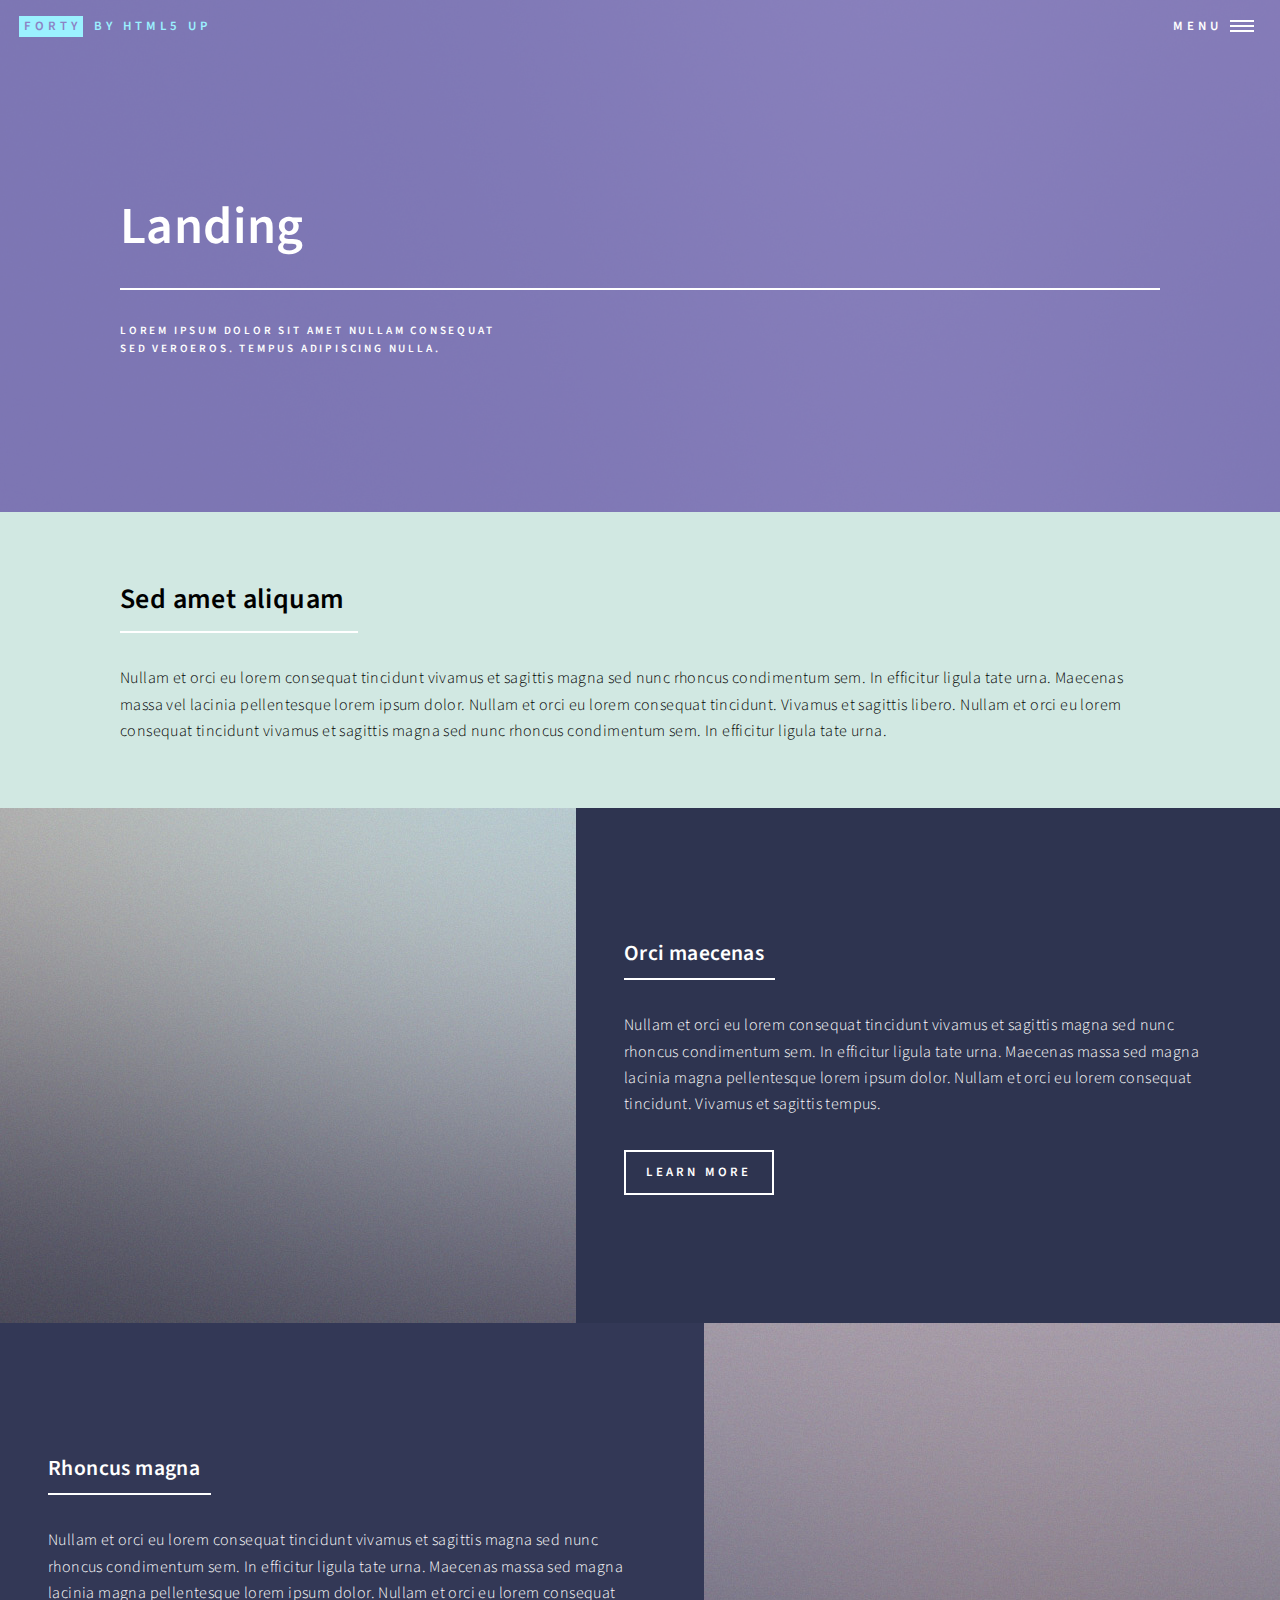
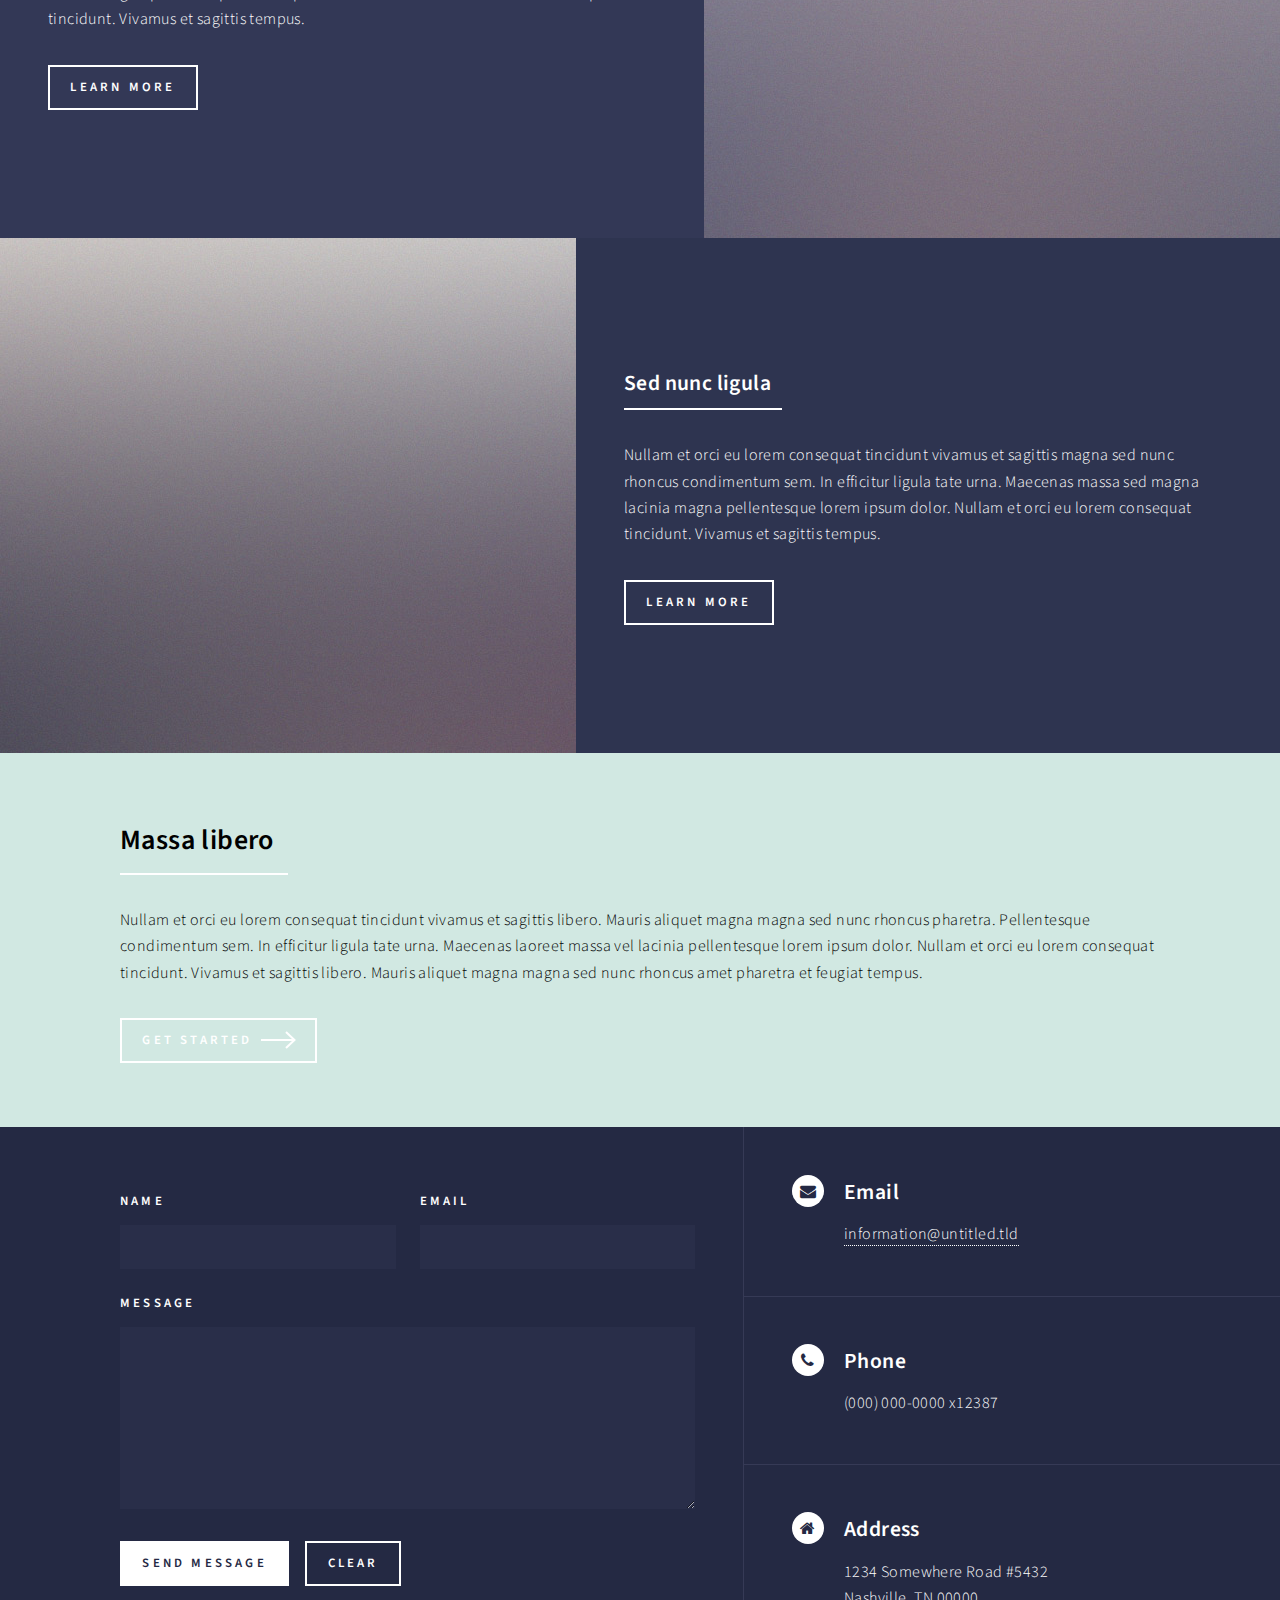
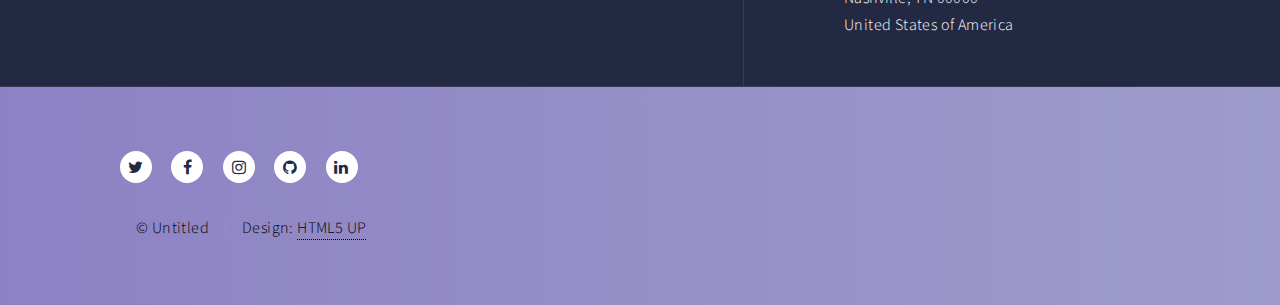
<file: landing.html>
<!DOCTYPE HTML>
<!--
	Forty by HTML5 UP
	html5up.net | @ajlkn
	Free for personal and commercial use under the CCA 3.0 license (html5up.net/license)
-->
<html>
	<head>
		<title>Landing - Forty by HTML5 UP</title>
		<meta charset="utf-8" />
		<meta name="viewport" content="width=device-width, initial-scale=1, user-scalable=no" />
		<link rel="stylesheet" href="assets/css/main.css" />
		<noscript><link rel="stylesheet" href="assets/css/noscript.css" /></noscript>
	</head>
	<body class="is-preload">

		<!-- Wrapper -->
			<div id="wrapper">

				<!-- Header -->
				<!-- Note: The "styleN" class below should match that of the banner element. -->
					<header id="header" class="alt style2">
						<a href="index.html" class="logo"><strong>Forty</strong> <span>by HTML5 UP</span></a>
						<nav>
							<a href="#menu">Menu</a>
						</nav>
					</header>

				<!-- Menu -->
					<nav id="menu">
						<ul class="links">
							<li><a href="index.html">Home</a></li>
							<li><a href="landing.html">Landing</a></li>
							<li><a href="generic.html">Generic</a></li>
							<li><a href="elements.html">Elements</a></li>
						</ul>
						<ul class="actions stacked">
							<li><a href="#" class="button primary fit">Get Started</a></li>
							<li><a href="#" class="button fit">Log In</a></li>
						</ul>
					</nav>

				<!-- Banner -->
				<!-- Note: The "styleN" class below should match that of the header element. -->
					<section id="banner" class="style2">
						<div class="inner">
							<span class="image">
								<img src="images/pic07.jpg" alt="" />
							</span>
							<header class="major">
								<h1>Landing</h1>
							</header>
							<div class="content">
								<p>Lorem ipsum dolor sit amet nullam consequat<br />
								sed veroeros. tempus adipiscing nulla.</p>
							</div>
						</div>
					</section>

				<!-- Main -->
					<div id="main">

						<!-- One -->
							<section id="one">
								<div class="inner">
									<header class="major">
										<h2>Sed amet aliquam</h2>
									</header>
									<p>Nullam et orci eu lorem consequat tincidunt vivamus et sagittis magna sed nunc rhoncus condimentum sem. In efficitur ligula tate urna. Maecenas massa vel lacinia pellentesque lorem ipsum dolor. Nullam et orci eu lorem consequat tincidunt. Vivamus et sagittis libero. Nullam et orci eu lorem consequat tincidunt vivamus et sagittis magna sed nunc rhoncus condimentum sem. In efficitur ligula tate urna.</p>
								</div>
							</section>

						<!-- Two -->
							<section id="two" class="spotlights">
								<section>
									<a href="generic.html" class="image">
										<img src="images/pic08.jpg" alt="" data-position="center center" />
									</a>
									<div class="content">
										<div class="inner">
											<header class="major">
												<h3>Orci maecenas</h3>
											</header>
											<p>Nullam et orci eu lorem consequat tincidunt vivamus et sagittis magna sed nunc rhoncus condimentum sem. In efficitur ligula tate urna. Maecenas massa sed magna lacinia magna pellentesque lorem ipsum dolor. Nullam et orci eu lorem consequat tincidunt. Vivamus et sagittis tempus.</p>
											<ul class="actions">
												<li><a href="generic.html" class="button">Learn more</a></li>
											</ul>
										</div>
									</div>
								</section>
								<section>
									<a href="generic.html" class="image">
										<img src="images/pic09.jpg" alt="" data-position="top center" />
									</a>
									<div class="content">
										<div class="inner">
											<header class="major">
												<h3>Rhoncus magna</h3>
											</header>
											<p>Nullam et orci eu lorem consequat tincidunt vivamus et sagittis magna sed nunc rhoncus condimentum sem. In efficitur ligula tate urna. Maecenas massa sed magna lacinia magna pellentesque lorem ipsum dolor. Nullam et orci eu lorem consequat tincidunt. Vivamus et sagittis tempus.</p>
											<ul class="actions">
												<li><a href="generic.html" class="button">Learn more</a></li>
											</ul>
										</div>
									</div>
								</section>
								<section>
									<a href="generic.html" class="image">
										<img src="images/pic10.jpg" alt="" data-position="25% 25%" />
									</a>
									<div class="content">
										<div class="inner">
											<header class="major">
												<h3>Sed nunc ligula</h3>
											</header>
											<p>Nullam et orci eu lorem consequat tincidunt vivamus et sagittis magna sed nunc rhoncus condimentum sem. In efficitur ligula tate urna. Maecenas massa sed magna lacinia magna pellentesque lorem ipsum dolor. Nullam et orci eu lorem consequat tincidunt. Vivamus et sagittis tempus.</p>
											<ul class="actions">
												<li><a href="generic.html" class="button">Learn more</a></li>
											</ul>
										</div>
									</div>
								</section>
							</section>

						<!-- Three -->
							<section id="three">
								<div class="inner">
									<header class="major">
										<h2>Massa libero</h2>
									</header>
									<p>Nullam et orci eu lorem consequat tincidunt vivamus et sagittis libero. Mauris aliquet magna magna sed nunc rhoncus pharetra. Pellentesque condimentum sem. In efficitur ligula tate urna. Maecenas laoreet massa vel lacinia pellentesque lorem ipsum dolor. Nullam et orci eu lorem consequat tincidunt. Vivamus et sagittis libero. Mauris aliquet magna magna sed nunc rhoncus amet pharetra et feugiat tempus.</p>
									<ul class="actions">
										<li><a href="generic.html" class="button next">Get Started</a></li>
									</ul>
								</div>
							</section>

					</div>

				<!-- Contact -->
					<section id="contact">
						<div class="inner">
							<section>
								<form method="post" action="#">
									<div class="fields">
										<div class="field half">
											<label for="name">Name</label>
											<input type="text" name="name" id="name" />
										</div>
										<div class="field half">
											<label for="email">Email</label>
											<input type="text" name="email" id="email" />
										</div>
										<div class="field">
											<label for="message">Message</label>
											<textarea name="message" id="message" rows="6"></textarea>
										</div>
									</div>
									<ul class="actions">
										<li><input type="submit" value="Send Message" class="primary" /></li>
										<li><input type="reset" value="Clear" /></li>
									</ul>
								</form>
							</section>
							<section class="split">
								<section>
									<div class="contact-method">
										<span class="icon alt fa-envelope"></span>
										<h3>Email</h3>
										<a href="#">information@untitled.tld</a>
									</div>
								</section>
								<section>
									<div class="contact-method">
										<span class="icon alt fa-phone"></span>
										<h3>Phone</h3>
										<span>(000) 000-0000 x12387</span>
									</div>
								</section>
								<section>
									<div class="contact-method">
										<span class="icon alt fa-home"></span>
										<h3>Address</h3>
										<span>1234 Somewhere Road #5432<br />
										Nashville, TN 00000<br />
										United States of America</span>
									</div>
								</section>
							</section>
						</div>
					</section>

				<!-- Footer -->
					<footer id="footer">
						<div class="inner">
							<ul class="icons">
								<li><a href="#" class="icon alt fa-twitter"><span class="label">Twitter</span></a></li>
								<li><a href="#" class="icon alt fa-facebook"><span class="label">Facebook</span></a></li>
								<li><a href="#" class="icon alt fa-instagram"><span class="label">Instagram</span></a></li>
								<li><a href="#" class="icon alt fa-github"><span class="label">GitHub</span></a></li>
								<li><a href="#" class="icon alt fa-linkedin"><span class="label">LinkedIn</span></a></li>
							</ul>
							<ul class="copyright">
								<li>&copy; Untitled</li><li>Design: <a href="https://html5up.net">HTML5 UP</a></li>
							</ul>
						</div>
					</footer>

			</div>

		<!-- Scripts -->
			<script src="assets/js/jquery.min.js"></script>
			<script src="assets/js/jquery.scrolly.min.js"></script>
			<script src="assets/js/jquery.scrollex.min.js"></script>
			<script src="assets/js/browser.min.js"></script>
			<script src="assets/js/breakpoints.min.js"></script>
			<script src="assets/js/util.js"></script>
			<script src="assets/js/main.js"></script>

	</body>
</html>
</file>
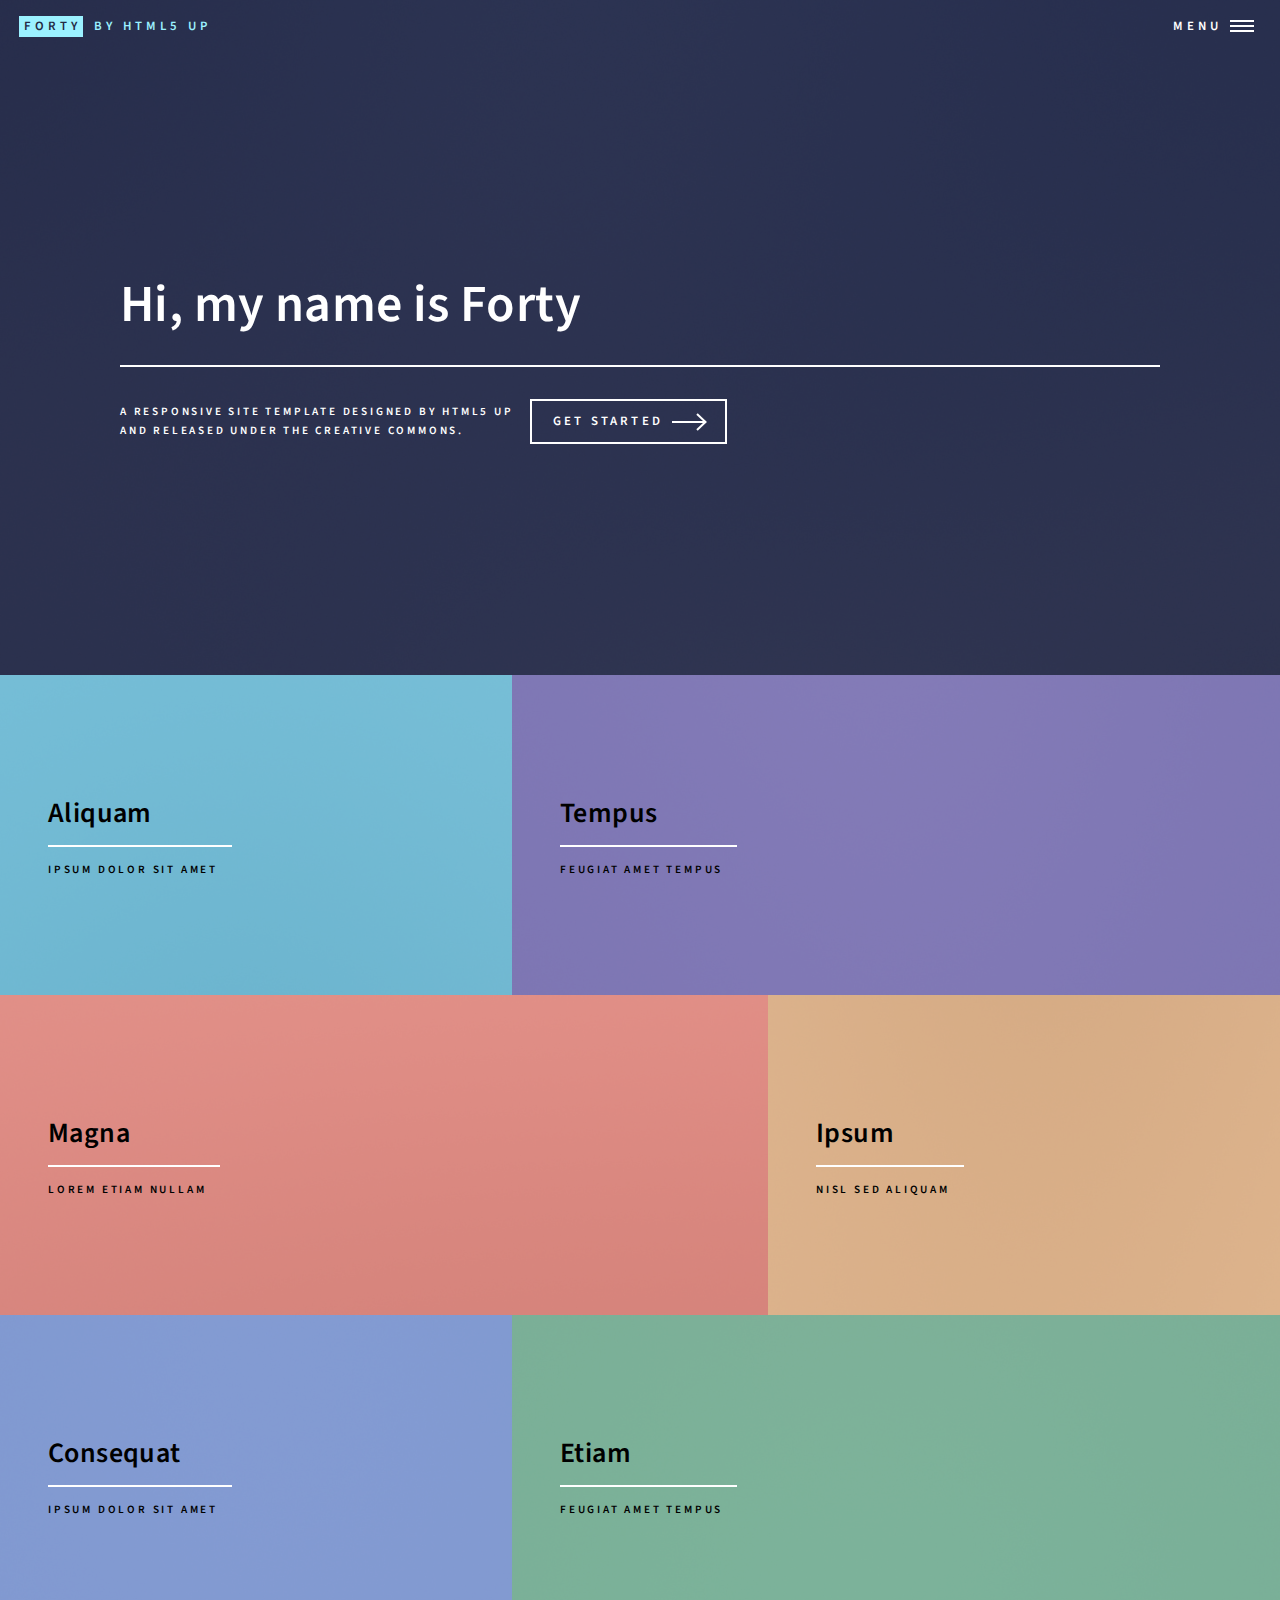
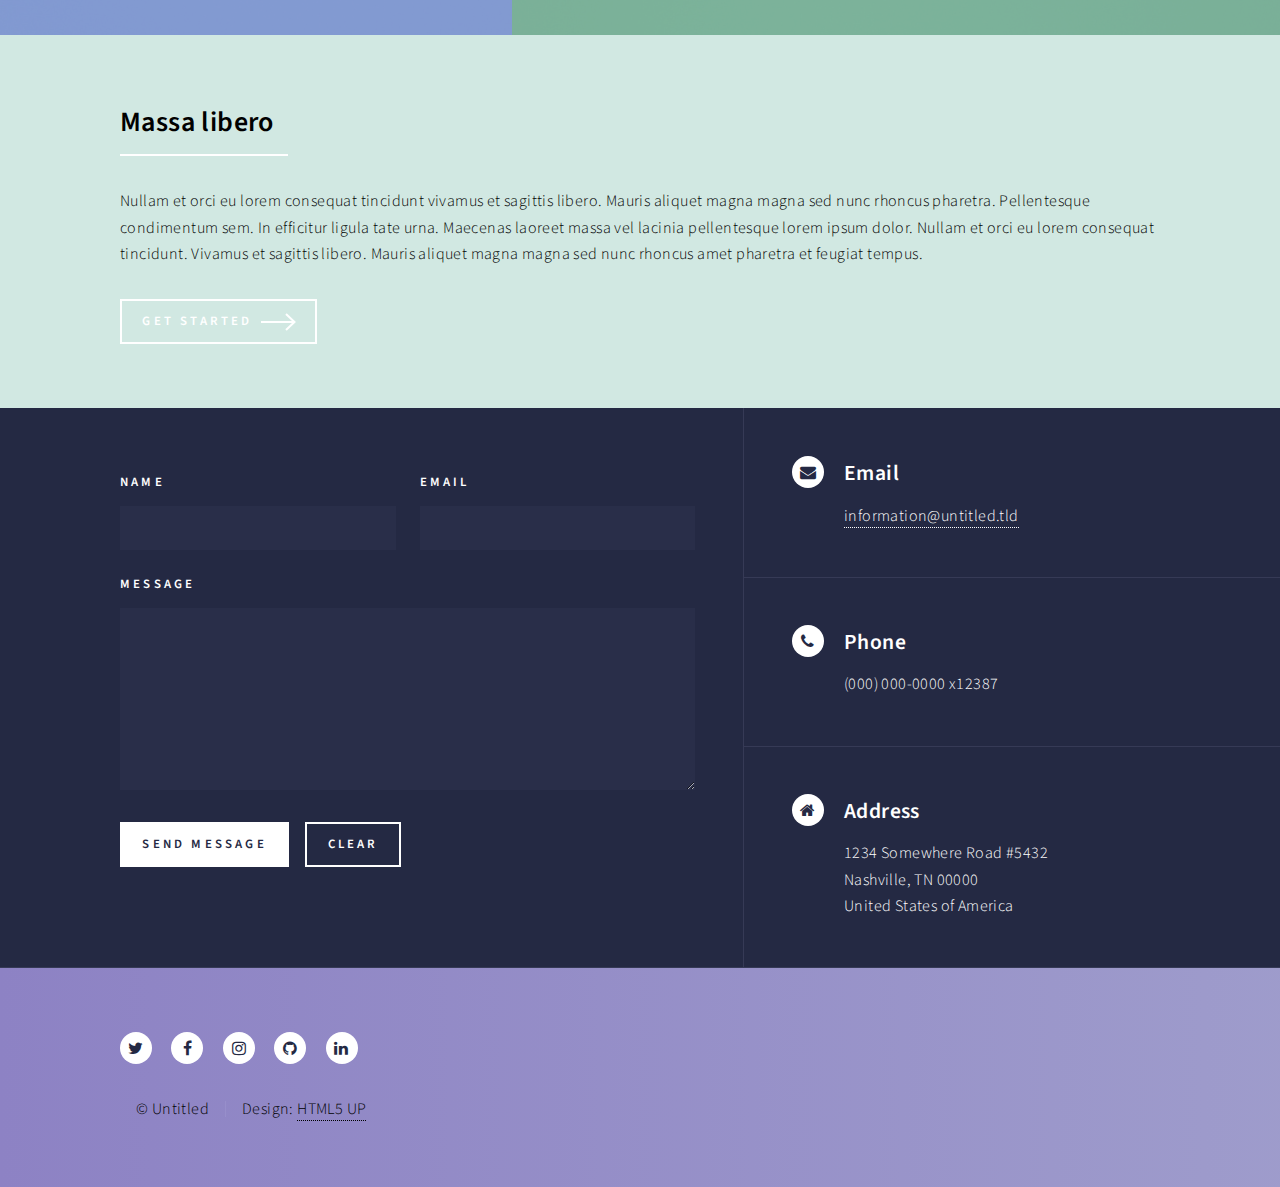
<file: orig.html>
<!DOCTYPE HTML>
<!--
	Forty by HTML5 UP
	html5up.net | @ajlkn
	Free for personal and commercial use under the CCA 3.0 license (html5up.net/license)
-->
<html>
	<head>
		<title>Forty by HTML5 UP</title>
		<meta charset="utf-8" />
		<meta name="viewport" content="width=device-width, initial-scale=1, user-scalable=no" />
		<link rel="stylesheet" href="assets/css/main.css" />
		<noscript><link rel="stylesheet" href="assets/css/noscript.css" /></noscript>
	</head>
	<body class="is-preload">

		<!-- Wrapper -->
			<div id="wrapper">

				<!-- Header -->
					<header id="header" class="alt">
						<a href="index.html" class="logo"><strong>Forty</strong> <span>by HTML5 UP</span></a>
						<nav>
							<a href="#menu">Menu</a>
						</nav>
					</header>

				<!-- Menu -->
					<nav id="menu">
						<ul class="links">
							<li><a href="index.html">Home</a></li>
							<li><a href="landing.html">Landing</a></li>
							<li><a href="generic.html">Generic</a></li>
							<li><a href="elements.html">Elements</a></li>
						</ul>
						<ul class="actions stacked">
							<li><a href="#" class="button primary fit">Get Started</a></li>
							<li><a href="#" class="button fit">Log In</a></li>
						</ul>
					</nav>

				<!-- Banner -->
					<section id="banner" class="major">
						<div class="inner">
							<header class="major">
								<h1>Hi, my name is Forty</h1>
							</header>
							<div class="content">
								<p>A responsive site template designed by HTML5 UP<br />
								and released under the Creative Commons.</p>
								<ul class="actions">
									<li><a href="#one" class="button next scrolly">Get Started</a></li>
								</ul>
							</div>
						</div>
					</section>

				<!-- Main -->
					<div id="main">

						<!-- One -->
							<section id="one" class="tiles">
								<article>
									<span class="image">
										<img src="images/pic01.jpg" alt="" />
									</span>
									<header class="major">
										<h3><a href="landing.html" class="link">Aliquam</a></h3>
										<p>Ipsum dolor sit amet</p>
									</header>
								</article>
								<article>
									<span class="image">
										<img src="images/pic02.jpg" alt="" />
									</span>
									<header class="major">
										<h3><a href="landing.html" class="link">Tempus</a></h3>
										<p>feugiat amet tempus</p>
									</header>
								</article>
								<article>
									<span class="image">
										<img src="images/pic03.jpg" alt="" />
									</span>
									<header class="major">
										<h3><a href="landing.html" class="link">Magna</a></h3>
										<p>Lorem etiam nullam</p>
									</header>
								</article>
								<article>
									<span class="image">
										<img src="images/pic04.jpg" alt="" />
									</span>
									<header class="major">
										<h3><a href="landing.html" class="link">Ipsum</a></h3>
										<p>Nisl sed aliquam</p>
									</header>
								</article>
								<article>
									<span class="image">
										<img src="images/pic05.jpg" alt="" />
									</span>
									<header class="major">
										<h3><a href="landing.html" class="link">Consequat</a></h3>
										<p>Ipsum dolor sit amet</p>
									</header>
								</article>
								<article>
									<span class="image">
										<img src="images/pic06.jpg" alt="" />
									</span>
									<header class="major">
										<h3><a href="landing.html" class="link">Etiam</a></h3>
										<p>Feugiat amet tempus</p>
									</header>
								</article>
							</section>

						<!-- Two -->
							<section id="two">
								<div class="inner">
									<header class="major">
										<h2>Massa libero</h2>
									</header>
									<p>Nullam et orci eu lorem consequat tincidunt vivamus et sagittis libero. Mauris aliquet magna magna sed nunc rhoncus pharetra. Pellentesque condimentum sem. In efficitur ligula tate urna. Maecenas laoreet massa vel lacinia pellentesque lorem ipsum dolor. Nullam et orci eu lorem consequat tincidunt. Vivamus et sagittis libero. Mauris aliquet magna magna sed nunc rhoncus amet pharetra et feugiat tempus.</p>
									<ul class="actions">
										<li><a href="landing.html" class="button next">Get Started</a></li>
									</ul>
								</div>
							</section>

					</div>

				<!-- Contact -->
					<section id="contact">
						<div class="inner">
							<section>
								<form method="post" action="#">
									<div class="fields">
										<div class="field half">
											<label for="name">Name</label>
											<input type="text" name="name" id="name" />
										</div>
										<div class="field half">
											<label for="email">Email</label>
											<input type="text" name="email" id="email" />
										</div>
										<div class="field">
											<label for="message">Message</label>
											<textarea name="message" id="message" rows="6"></textarea>
										</div>
									</div>
									<ul class="actions">
										<li><input type="submit" value="Send Message" class="primary" /></li>
										<li><input type="reset" value="Clear" /></li>
									</ul>
								</form>
							</section>
							<section class="split">
								<section>
									<div class="contact-method">
										<span class="icon alt fa-envelope"></span>
										<h3>Email</h3>
										<a href="#">information@untitled.tld</a>
									</div>
								</section>
								<section>
									<div class="contact-method">
										<span class="icon alt fa-phone"></span>
										<h3>Phone</h3>
										<span>(000) 000-0000 x12387</span>
									</div>
								</section>
								<section>
									<div class="contact-method">
										<span class="icon alt fa-home"></span>
										<h3>Address</h3>
										<span>1234 Somewhere Road #5432<br />
										Nashville, TN 00000<br />
										United States of America</span>
									</div>
								</section>
							</section>
						</div>
					</section>

				<!-- Footer -->
					<footer id="footer">
						<div class="inner">
							<ul class="icons">
								<li><a href="#" class="icon alt fa-twitter"><span class="label">Twitter</span></a></li>
								<li><a href="#" class="icon alt fa-facebook"><span class="label">Facebook</span></a></li>
								<li><a href="#" class="icon alt fa-instagram"><span class="label">Instagram</span></a></li>
								<li><a href="#" class="icon alt fa-github"><span class="label">GitHub</span></a></li>
								<li><a href="#" class="icon alt fa-linkedin"><span class="label">LinkedIn</span></a></li>
							</ul>
							<ul class="copyright">
								<li>&copy; Untitled</li><li>Design: <a href="https://html5up.net">HTML5 UP</a></li>
							</ul>
						</div>
					</footer>

			</div>

		<!-- Scripts -->
			<script src="assets/js/jquery.min.js"></script>
			<script src="assets/js/jquery.scrolly.min.js"></script>
			<script src="assets/js/jquery.scrollex.min.js"></script>
			<script src="assets/js/browser.min.js"></script>
			<script src="assets/js/breakpoints.min.js"></script>
			<script src="assets/js/util.js"></script>
			<script src="assets/js/main.js"></script>

	</body>
</html>
</file>
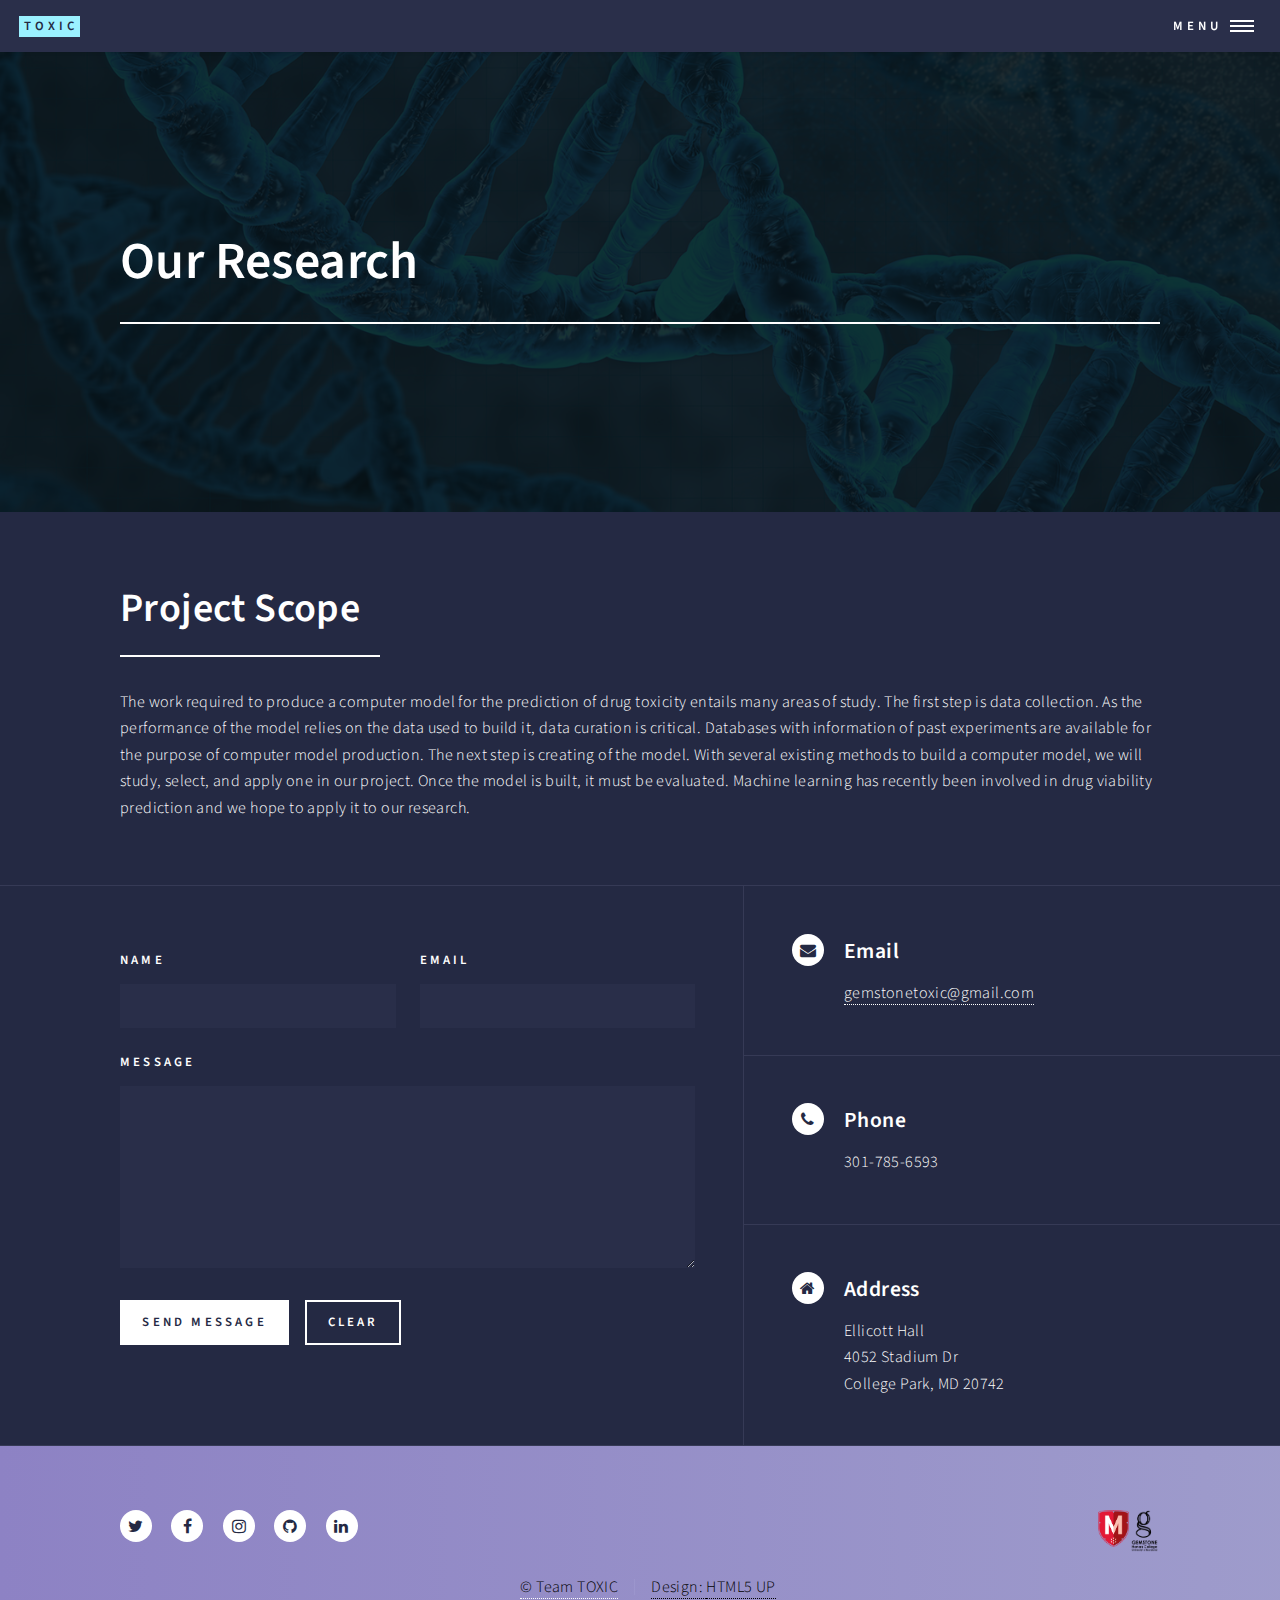
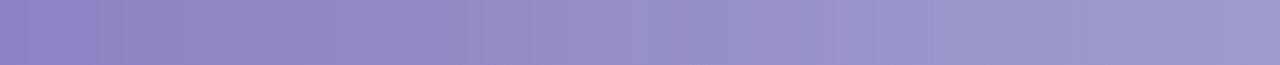
<file: research.html>
<!DOCTYPE HTML>
<!--
	Forty by HTML5 UP
	html5up.net | @ajlkn
	Free for personal and commercial use under the CCA 3.0 license (html5up.net/license)
-->
<html>
	<head>
		<title>Research</title>
		<meta charset="utf-8" />
		<meta name="viewport" content="width=device-width, initial-scale=1, user-scalable=no" />
		<link rel="stylesheet" href="assets/css/main.css" />
		<noscript><link rel="stylesheet" href="assets/css/noscript.css" /></noscript>
	</head>
	<body class="is-preload">

		<!-- Wrapper -->
			<div id="wrapper">

				<!-- Header -->
					<header id="header">
						<a href="index.html" class="logo"><strong>TOXIC</strong></a>
						<nav>
							<a href="#menu">Menu</a>
						</nav>
					</header>

				<!-- Menu -->
					<nav id="menu">
						<ul class="links">
							<li><a href="index.html">Home</a></li>
							<li><a href="team.html">Meet the Team</a></li>
							<li><a href="research.html">Our Research Problem</a></li>
							<li><a href="timeline.html">Timeline</a></li>
						</ul>
					</nav>

					<section id="banner" class="style7">
						<div class="inner">
							<span class="image">
								<img src="images/research-banner.jpg" alt="" />
							</span>
							<header class="major">
								<h1>Our Research</h1>
							</header>
						</div>
					</section>

				<!-- Main -->
					<div id="main" class="alt">

						<!-- One -->
							<section id="one">
								<div class="inner">
									<header class="major">
										<h1 style = "color : #ffffff">Project Scope</h1>
									</header>
									<!-- <span class="image main"><img src="images/pic11.jpg" alt="" /></span> -->
									<p style = "color : #ffffff">The work required to produce a computer model for the prediction of drug toxicity entails many areas of study. The first step is data collection.  As the performance of the model relies on the data used to build it, data curation is critical. Databases with information of past experiments are available for the purpose of computer model production. The next step is creating of the model. With several existing methods to build a computer model, we will study, select, and apply one in our project. Once the model is built, it must be evaluated. Machine learning has recently been involved in drug viability prediction and we hope to apply it to our research.</p>
								</div>
							</section>

					</div>

				<!-- Contact -->
					<section id="contact">
						<div class="inner">
							<section>
								<form action="https://formspree.io/gemstonetoxic@gmail.com" method="POST">
									<div class="fields">
										<div class="field half">
											<label for="name">Name</label>
											<input type="text" name="name" id="name" />
										</div>
										<div class="field half">
											<label for="email">Email</label>
											<input type="text" name="email" id="email" />
										</div>
										<div class="field">
											<label for="message">Message</label>
											<textarea name="message" id="message" rows="6"></textarea>
										</div>
									</div>
									<ul class="actions">
										<li><input type="submit" value="Send Message" class="primary" /></li>
										<li><input type="reset" value="Clear" /></li>
									</ul>
								</form>
							</section>
							<section class="split">
								<section>
									<div class="contact-method">
										<span class="icon alt fa-envelope"></span>
										<h3>Email</h3>
										<a>gemstonetoxic@gmail.com</a>
									</div>
								</section>
								<section>
									<div class="contact-method">
										<span class="icon alt fa-phone"></span>
										<h3>Phone</h3>
										<span>301-785-6593</span>
									</div>
								</section>
								<section>
									<div class="contact-method">
										<span class="icon alt fa-home"></span>
										<h3>Address</h3>
										<span>Ellicott Hall<br />
										4052 Stadium Dr<br />
										College Park, MD 20742</span>
									</div>
								</section>
							</section>
						</div>
					</section>

				<!-- Footer -->
					<footer id="footer">
						<div class="inner">
							<ul class="icons">
								
								<li><a href="#" class="icon alt fa-twitter"><span class="label">Twitter</span></a></li>
								<li><a href="#" class="icon alt fa-facebook"><span class="label">Facebook</span></a></li>
								<li><a href="#" class="icon alt fa-instagram"><span class="label">Instagram</span></a></li>
								<li><a href="https://github.com/gemstonetoxic/" class="icon alt fa-github"><span class="label">GitHub</span></a></li>
								<li><a href="#" class="icon alt fa-linkedin"><span class="label">LinkedIn</span></a></li>
								<a href="http://www.gemstone.umd.edu/"><img src="images/gemstone.png" alt="Gemstone Icon" width="3%" height="3%" align = "right">
								<a href="http://www.honors.umd.edu/"><img src="images/honors.png" alt="Honors Icon" width="3%" height="3%" align = "right">
							</ul>
							
							<ul class="copyright" align = "middle">
								<li>&copy; Team TOXIC</li><li>Design: <a href="https://html5up.net">HTML5 UP</a></li>
							</ul>
						</div>
					</footer>

			</div>

		<!-- Scripts -->
			<script src="assets/js/jquery.min.js"></script>
			<script src="assets/js/jquery.scrolly.min.js"></script>
			<script src="assets/js/jquery.scrollex.min.js"></script>
			<script src="assets/js/browser.min.js"></script>
			<script src="assets/js/breakpoints.min.js"></script>
			<script src="assets/js/util.js"></script>
			<script src="assets/js/main.js"></script>

	</body>
</html>
</file>
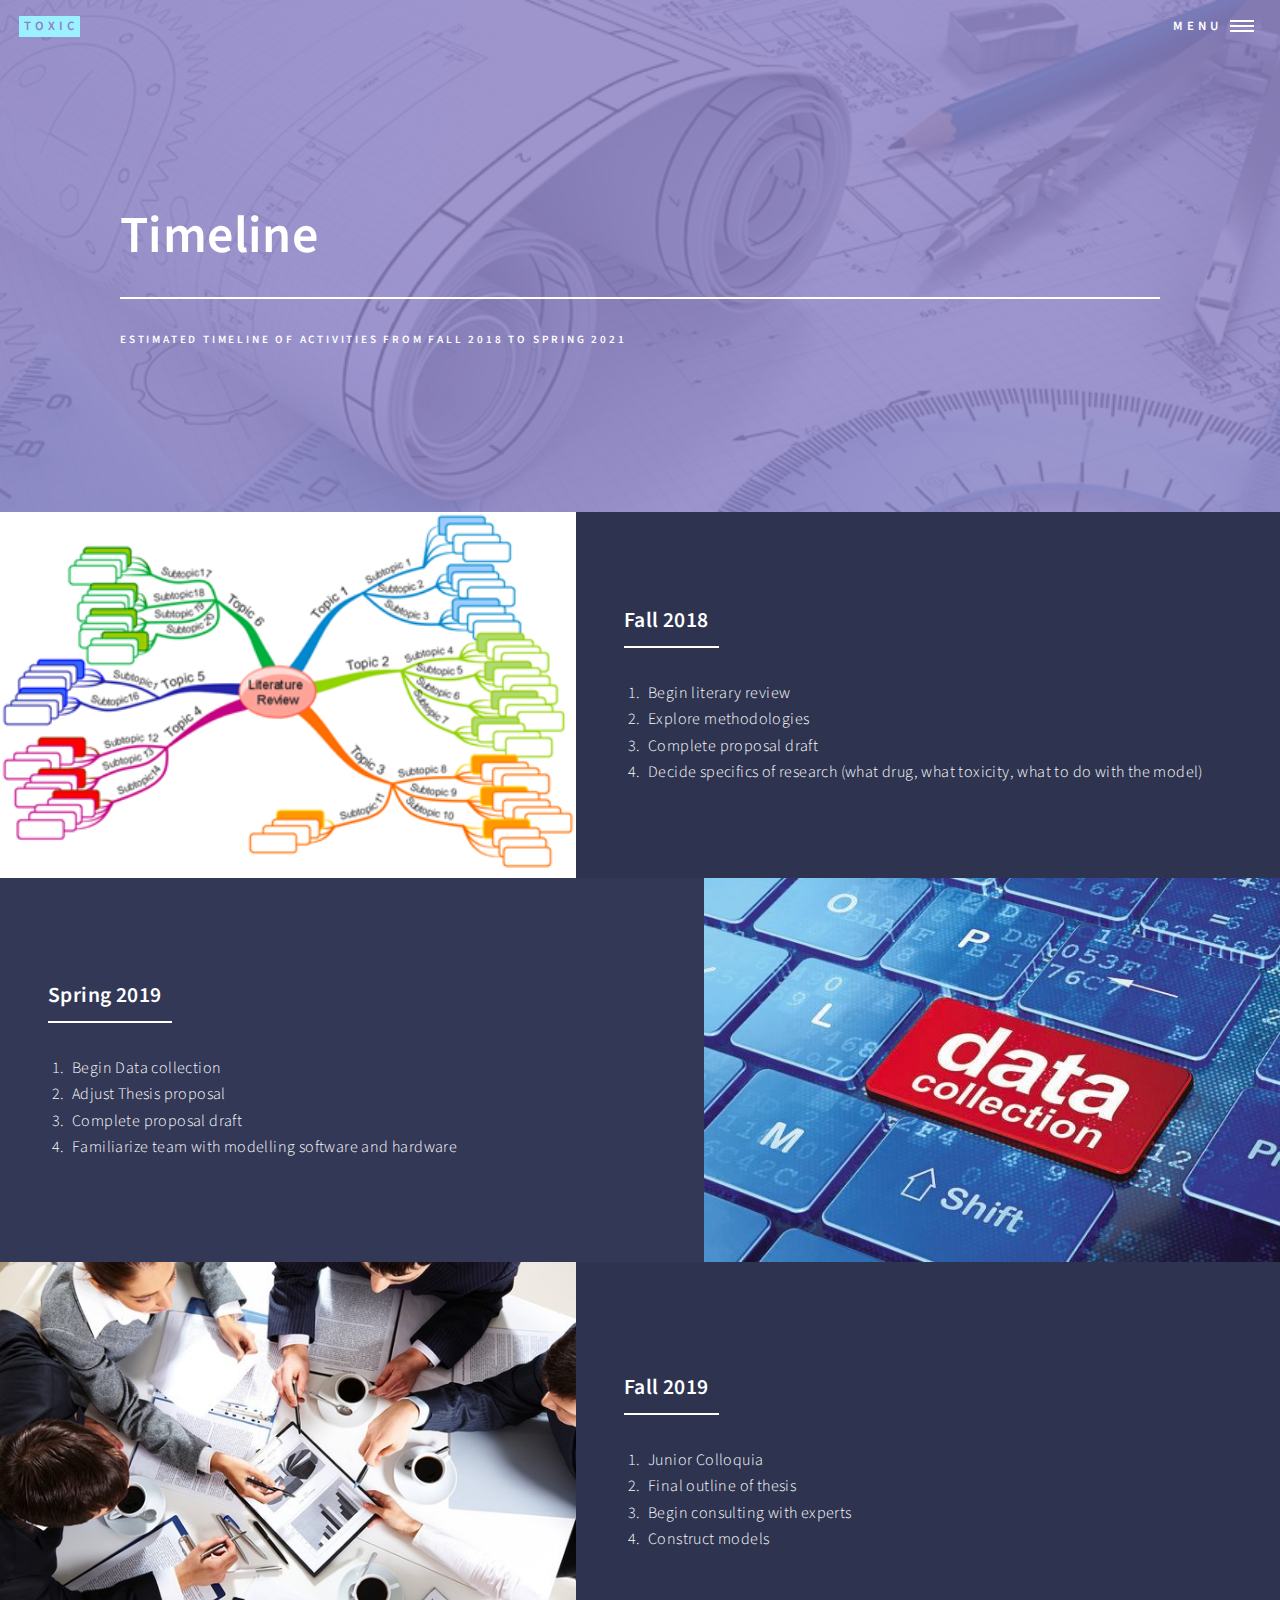
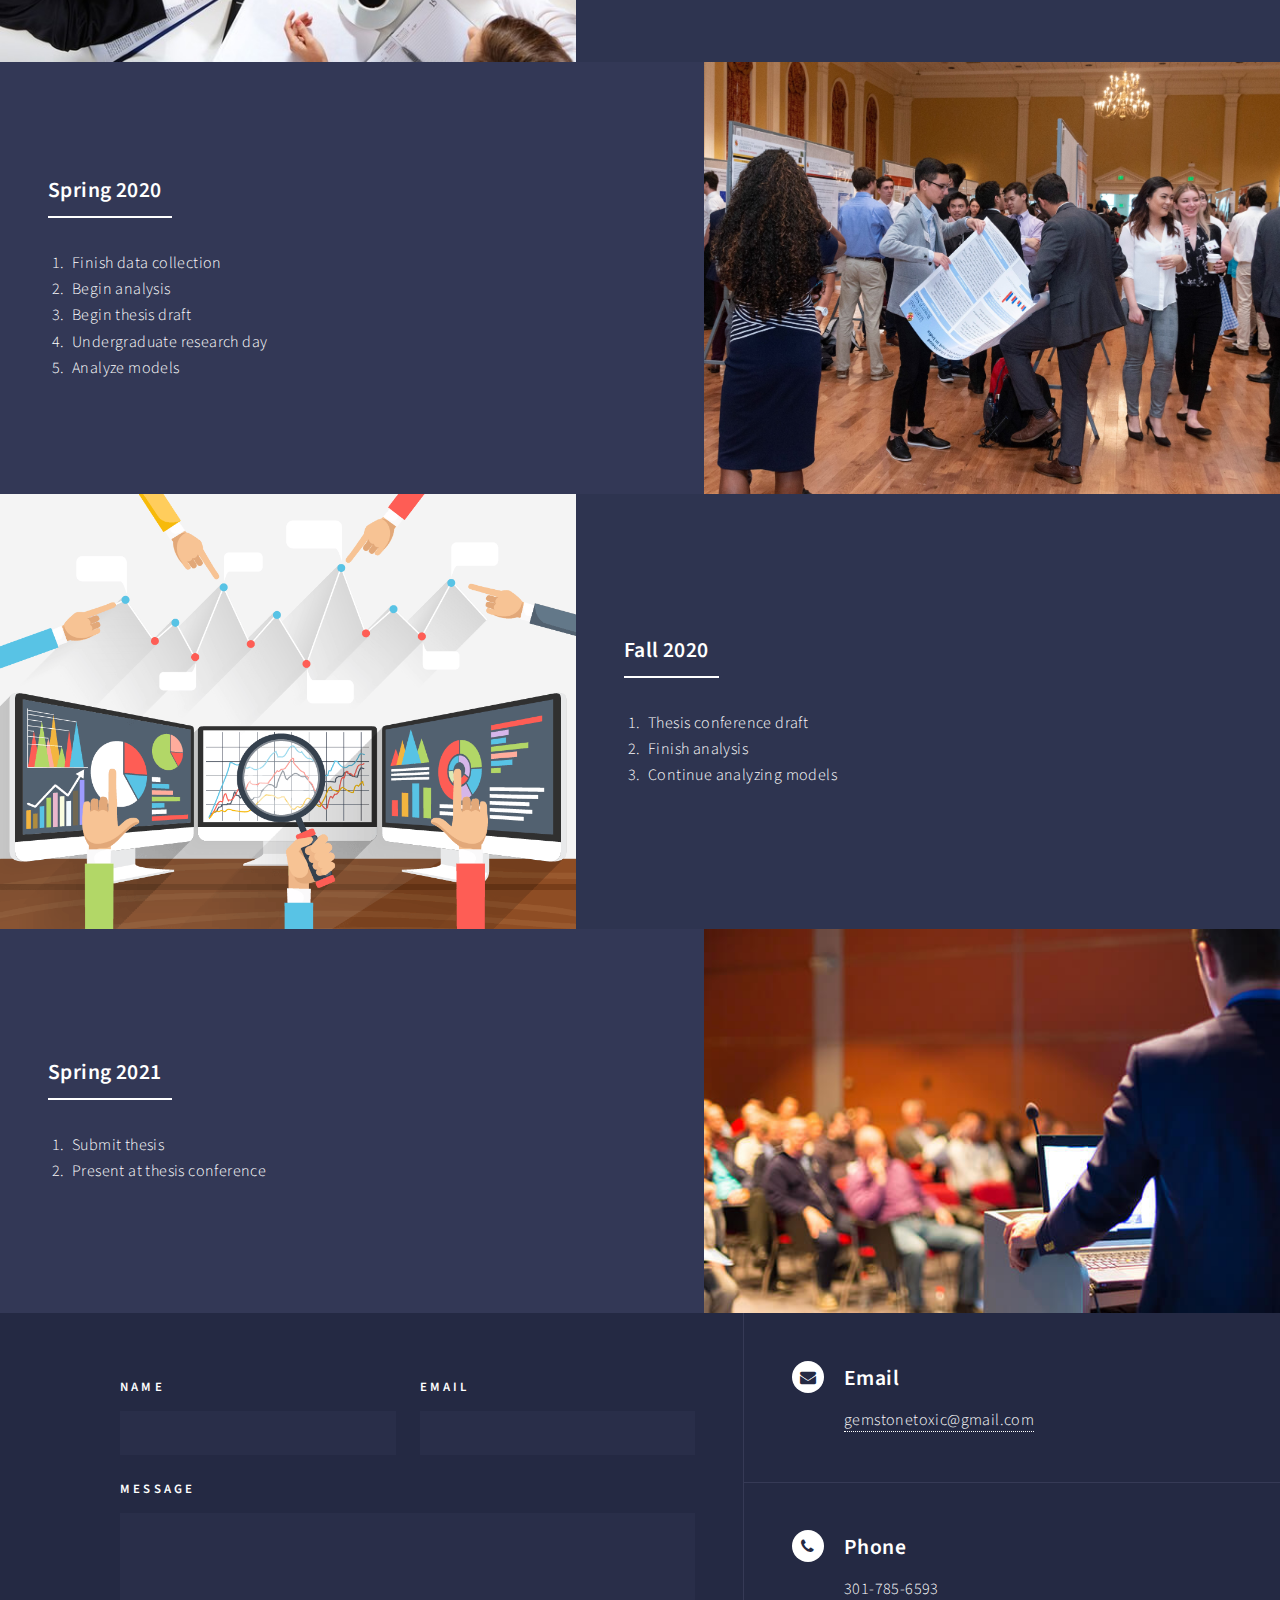
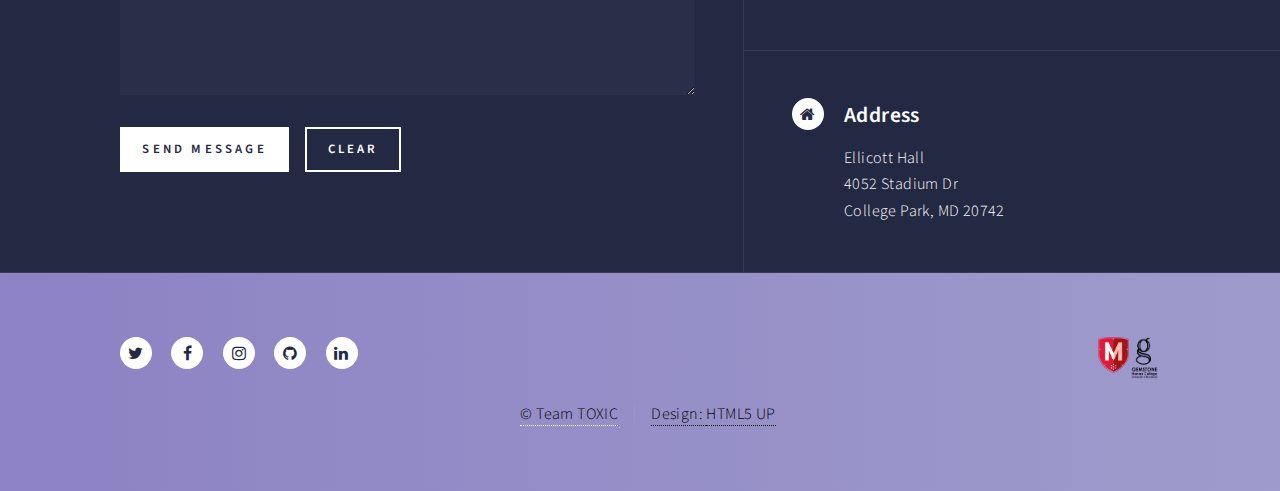
<file: timeline.html>
<!DOCTYPE HTML>
<!--
	Forty by HTML5 UP
	html5up.net | @ajlkn
	Free for personal and commercial use under the CCA 3.0 license (html5up.net/license)
-->
<html>
	<head>
		<title>Timeline</title>
		<meta charset="utf-8" />
		<meta name="viewport" content="width=device-width, initial-scale=1, user-scalable=no" />
		<link rel="stylesheet" href="assets/css/main.css" />
		<noscript><link rel="stylesheet" href="assets/css/noscript.css" /></noscript>
	</head>
	<body class="is-preload">

		<!-- Wrapper -->
			<div id="wrapper">

				<!-- Header -->
				<!-- Note: The "styleN" class below should match that of the banner element. -->
					<header id="header" class="alt style2">
						<a href="index.html" class="logo"><strong>TOXIC</strong></a>
						<nav>
							<a href="#menu">Menu</a>
						</nav>
					</header>

				<!-- Menu -->
					<nav id="menu">
						<ul class="links">
							<li><a href="index.html">Home</a></li>
							<li><a href="team.html">Meet the Team</a></li>
							<li><a href="research.html">Our Research Problem</a></li>
							<li><a href="timeline.html">Timeline</a></li>
						</ul>
					</nav>

				<!-- Banner -->
				<!-- Note: The "styleN" class below should match that of the header element. -->
					<section id="banner" class="style2">
						<div class="inner">
							<span class="image">
								<img src="images/blueprint.jpg" alt="" />
							</span>
							<header class="major">
								<h1>Timeline</h1>
							</header>
							<div class="content">
								<p>Estimated timeline of activities from Fall 2018 to Spring 2021</p>
							</div>
						</div>
					</section>

				<!-- Main -->
					<div id="main">

						<!-- One -->

						<!-- Two -->
							<section id="two" class="spotlights">
								<section>
									<a class="image">
										<img src="images/litreview.png" alt="" data-position="center center" />
									</a>
									<div class="content" >
										<div class="inner">
											<header class="major">
												<h3>Fall 2018</h3>
											</header>
											<ol>
												<li>Begin literary review</li>
												<li>Explore methodologies</li>
												<li>Complete proposal draft</li>
												<li>Decide specifics of research (what drug, what toxicity, what to do with the model)</li>
											</ol>
										</div>
									</div>
								</section>
								<section>
									<a class="image">
										<img src="images/data-collection.jpg" alt="" data-position="top center" />
									</a>
									<div class="content">
										<div class="inner">
											<header class="major">
												<h3>Spring 2019</h3>
											</header>
											<ol>
												<li>Begin Data collection</li>
												<li>Adjust Thesis proposal</li>
												<li>Complete proposal draft</li>
												<li>Familiarize team with modelling software and hardware</li>
											</ol>
										</div>
									</div>
								</section>
								<section>
									<a class="image">
										<img src="images/experts.jpg" alt="" data-position="25% 25%" />
									</a>
									<div class="content">
										<div class="inner">
											<header class="major">
												<h3>Fall 2019</h3>
											</header>
											<ol>
												<li>Junior Colloquia</li>
												<li>Final outline of thesis</li>
												<li>Begin consulting with experts</li>
												<li>Construct models</li>
											</ol>
										</div>
									</div>
								</section>

								<section>
									<a class="image">
										<img src="images/undergrad-research.jpg" alt="" data-position="25% 25%" />
									</a>
									<div class="content">
										<div class="inner">
											<header class="major">
												<h3>Spring 2020</h3>
											</header>
											<ol>
												<li>Finish data collection</li>
												<li>Begin analysis</li>
												<li>Begin thesis draft</li>
												<li>Undergraduate research day</li>
												<li>Analyze models</li>
											</ol>
										</div>
									</div>
								</section>

								<section>
									<a class="image">
										<img src="images/data-analysis.png" alt="" data-position="25% 25%" />
									</a>
									<div class="content">
										<div class="inner">
											<header class="major">
												<h3>Fall 2020</h3>
											</header>
											<ol>
												<li>Thesis conference draft</li>
												<li>Finish analysis</li>
												<li>Continue analyzing models</li>
											</ol>
										</div>
									</div>
								</section>

								<section>
									<a class="image">
										<img src="images/conference.jpg" alt="" data-position="25% 25%" />
									</a>
									<div class="content">
										<div class="inner">
											<header class="major">
												<h3>Spring 2021</h3>
											</header>
											<ol>
												<li>Submit thesis</li>
												<li>Present at thesis conference</li>
											</ol>
										</div>
									</div>
								</section>
							</section>
					</div>

				<!-- Contact -->
					<section id="contact">
						<div class="inner">
							<section>
								<form action="https://formspree.io/gemstonetoxic@gmail.com" method="POST">
									<div class="fields">
										<div class="field half">
											<label for="name">Name</label>
											<input type="text" name="name" id="name" />
										</div>
										<div class="field half">
											<label for="email">Email</label>
											<input type="text" name="email" id="email" />
										</div>
										<div class="field">
											<label for="message">Message</label>
											<textarea name="message" id="message" rows="6"></textarea>
										</div>
									</div>
									<ul class="actions">
										<li><input type="submit" value="Send Message" class="primary" /></li>
										<li><input type="reset" value="Clear" /></li>
									</ul>
								</form>
							</section>
							<section class="split">
								<section>
									<div class="contact-method">
										<span class="icon alt fa-envelope"></span>
										<h3>Email</h3>
										<a>gemstonetoxic@gmail.com</a>
									</div>
								</section>
								<section>
									<div class="contact-method">
										<span class="icon alt fa-phone"></span>
										<h3>Phone</h3>
										<span>301-785-6593</span>
									</div>
								</section>
								<section>
									<div class="contact-method">
										<span class="icon alt fa-home"></span>
										<h3>Address</h3>
										<span>Ellicott Hall<br />
										4052 Stadium Dr<br />
										College Park, MD 20742</span>
									</div>
								</section>
							</section>
						</div>
					</section>

				<!-- Footer -->
					<footer id="footer">
						<div class="inner">
							<ul class="icons">
								
								<li><a href="#" class="icon alt fa-twitter"><span class="label">Twitter</span></a></li>
								<li><a href="#" class="icon alt fa-facebook"><span class="label">Facebook</span></a></li>
								<li><a href="#" class="icon alt fa-instagram"><span class="label">Instagram</span></a></li>
								<li><a href="https://github.com/gemstonetoxic/" class="icon alt fa-github"><span class="label">GitHub</span></a></li>
								<li><a href="#" class="icon alt fa-linkedin"><span class="label">LinkedIn</span></a></li>
								<a href="http://www.gemstone.umd.edu/"><img src="images/gemstone.png" alt="Gemstone Icon" width="3%" height="3%" align = "right">
								<a href="http://www.honors.umd.edu/"><img src="images/honors.png" alt="Honors Icon" width="3%" height="3%" align = "right">
							</ul>
							
							<ul class="copyright" align = "middle">
								<li>&copy; Team TOXIC</li><li>Design: <a href="https://html5up.net">HTML5 UP</a></li>
							</ul>
						</div>
					</footer>

			</div>

		<!-- Scripts -->
			<script src="assets/js/jquery.min.js"></script>
			<script src="assets/js/jquery.scrolly.min.js"></script>
			<script src="assets/js/jquery.scrollex.min.js"></script>
			<script src="assets/js/browser.min.js"></script>
			<script src="assets/js/breakpoints.min.js"></script>
			<script src="assets/js/util.js"></script>
			<script src="assets/js/main.js"></script>

	</body>
</html>
</file>
<file: assets/css/noscript.css>
/*
	Forty by HTML5 UP
	html5up.net | @ajlkn
	Free for personal and commercial use under the CCA 3.0 license (html5up.net/license)
*/

/* Banner */

	body.is-preload #banner:after {
		opacity: 0.85;
	}

	body.is-preload #banner > .inner {
		-moz-filter: none;
		-webkit-filter: none;
		-ms-filter: none;
		filter: none;
		-moz-transform: none;
		-webkit-transform: none;
		-ms-transform: none;
		transform: none;
		opacity: 1;
	}
</file>
<file: assets/css/main.css>
@import url(font-awesome.min.css);
@import url("https://fonts.googleapis.com/css?family=Source+Sans+Pro:300,300italic,600,600italic");

/*@import url("https://fonts.googleapis.com/css?family=Ubuntu:300,400,600&subset=latin-ext");*/

/*
	Forty by HTML5 UP
	html5up.net | @ajlkn
	Free for personal and commercial use under the CCA 3.0 license (html5up.net/license)
*/

html, body, div, span, applet, object,
iframe, h1, h2, h3, h4, h5, h6, p, blockquote,
pre, a, abbr, acronym, address, big, cite,
code, del, dfn, em, img, ins, kbd, q, s, samp,
small, strike, strong, sub, sup, tt, var, b,
u, i, center, dl, dt, dd, ol, ul, li, fieldset,
form, label, legend, table, caption, tbody,
tfoot, thead, tr, th, td, article, aside,
canvas, details, embed, figure, figcaption,
footer, header, hgroup, menu, nav, output, ruby,
section, summary, time, mark, audio, video {
	margin: 0;
	padding: 0;
	border: 0;
	font-size: 100%;
	font: inherit;
	vertical-align: baseline;}

article, aside, details, figcaption, figure,
footer, header, hgroup, menu, nav, section {
	display: block;}

body {
	line-height: 1;
}

ol, ul {
	list-style: none;
}

blockquote, q {
	quotes: none;
}

	blockquote:before, blockquote:after, q:before, q:after {
		content: '';
		content: none;
	}

table {
	border-collapse: collapse;
	border-spacing: 0;
}

body {
	-webkit-text-size-adjust: none;
}

mark {
	background-color: transparent;
	color: inherit;
}

input::-moz-focus-inner {
	border: 0;
	padding: 0;
}

input, select, textarea {
	-moz-appearance: none;
	-webkit-appearance: none;
	-ms-appearance: none;
	appearance: none;
}

/* Basic */

	@-ms-viewport {
		width: device-width;
	}

	body {
		-ms-overflow-style: scrollbar;
	}

	@media screen and (max-width: 480px) {

		html, body {
			min-width: 320px;
		}

	}

	html {
		box-sizing: border-box;
	}

	*, *:before, *:after {
		box-sizing: inherit;
	}

	body {
		background: #242943;
	}

		body.is-preload *, body.is-preload *:before, body.is-preload *:after {
			-moz-animation: none !important;
			-webkit-animation: none !important;
			-ms-animation: none !important;
			animation: none !important;
			-moz-transition: none !important;
			-webkit-transition: none !important;
			-ms-transition: none !important;
			transition: none !important;
		}

/* Type */

	body, input, select, textarea {
		color: #ffffff;
		font-family: "Source Sans Pro", Helvetica, sans-serif;
		font-size: 17pt;
		font-weight: 300;
		letter-spacing: 0.025em;
		line-height: 1.65;
	}

		@media screen and (max-width: 1680px) {

			body, input, select, textarea {
				font-size: 14pt;
			}

		}

		@media screen and (max-width: 1280px) {

			body, input, select, textarea {
				font-size: 12pt;
			}

		}

		@media screen and (max-width: 360px) {

			body, input, select, textarea {
				font-size: 11pt;
			}

		}

	a {
		-moz-transition: color 0.2s ease-in-out, border-bottom-color 0.2s ease-in-out;
		-webkit-transition: color 0.2s ease-in-out, border-bottom-color 0.2s ease-in-out;
		-ms-transition: color 0.2s ease-in-out, border-bottom-color 0.2s ease-in-out;
		transition: color 0.2s ease-in-out, border-bottom-color 0.2s ease-in-out;
		border-bottom: dotted 1px;
		color: inherit;
		text-decoration: none;
	}

		a:hover {
			border-bottom-color: transparent;
			color: #9bf1ff !important;
		}

		a:active {
			color: #53e3fb !important;
		}

	strong, b {
		color: #ffffff;
		font-weight: 600;
	}

	em, i {
		font-style: italic;
	}

	p {
		color: #000000;
		margin: 0 0 2em 0;
	}

	h1 {
		color: #000000;
		font-weight: 600;
		line-height: 1.65;
		margin: 0 0 1em 0;
	}

	h2 {
		color: #000000;
		font-weight: 600;
		line-height: 1.65;
		margin: 0 0 1em 0;
	}

	h3 {
		color: #000000;
		font-weight: 600;
		line-height: 1.65;
		margin: 0 0 1em 0;
	}

	h4 {
		color: #000000;
		font-weight: 600;
		line-height: 1.65;
		margin: 0 0 1em 0;
	}

	h5 {
		color: #000000;
		font-weight: 600;
		line-height: 1.65;
		margin: 0 0 1em 0;
	}

	h6 {
		color: #000000;
		font-weight: 600;
		line-height: 1.65;
		margin: 0 0 1em 0;
	}

		h1 a, h2 a, h3 a, h4 a, h5 a, h6 a {
			color: inherit;
			border-bottom: 0;
		}

	h1 {
		font-size: 2.5em;
	}

	h2 {
		font-size: 1.75em;
	}

	h3 {
		font-size: 1.35em;
	}

	h4 {
		font-size: 1.1em;
	}

	h5 {
		font-size: 0.9em;
	}

	h6 {
		font-size: 0.7em;
	}

	@media screen and (max-width: 736px) {

		h1 {
			font-size: 2em;
		}

		h2 {
			font-size: 1.5em;
		}

		h3 {
			font-size: 1.25em;
		}

	}

	sub {
		font-size: 0.8em;
		position: relative;
		top: 0.5em;
	}

	sup {
		font-size: 0.8em;
		position: relative;
		top: -0.5em;
	}

	blockquote {
		border-left: solid 4px rgba(212, 212, 255, 0.1);
		font-style: italic;
		margin: 0 0 2em 0;
		padding: 0.5em 0 0.5em 2em;
	}

	code {
		background: rgba(212, 212, 255, 0.035);
		font-family: "Courier New", monospace;
		font-size: 0.9em;
		margin: 0 0.25em;
		padding: 0.25em 0.65em;
	}

	pre {
		-webkit-overflow-scrolling: touch;
		font-family: "Courier New", monospace;
		font-size: 0.9em;
		margin: 0 0 2em 0;
	}

		pre code {
			display: block;
			line-height: 1.75;
			padding: 1em 1.5em;
			overflow-x: auto;
		}

	hr {
		border: 0;
		border-bottom: solid 1px rgba(212, 212, 255, 0.1);
		margin: 2em 0;
	}

		hr.major {
			margin: 3em 0;
		}

	.align-left {
		text-align: left;
	}

	.align-center {
		text-align: center;
	}

	.align-right {
		text-align: right;
	}

/* Row */

	.row {
		display: flex;
		flex-wrap: wrap;
		box-sizing: border-box;
		align-items: stretch;
	}

		.row > * {
			box-sizing: border-box;
		}

		.row.gtr-uniform > * > :last-child {
			margin-bottom: 0;
		}

		.row.aln-left {
			justify-content: flex-start;
		}

		.row.aln-center {
			justify-content: center;
		}

		.row.aln-right {
			justify-content: flex-end;
		}

		.row.aln-top {
			align-items: flex-start;
		}

		.row.aln-middle {
			align-items: center;
		}

		.row.aln-bottom {
			align-items: flex-end;
		}

		.row > .imp {
			order: -1;
		}

		.row > .col-1 {
			width: 8.3333333333%;
		}

		.row > .off-1 {
			margin-left: 8.3333333333%;
		}

		.row > .col-2 {
			width: 16.6666666667%;
		}

		.row > .off-2 {
			margin-left: 16.6666666667%;
		}

		.row > .col-3 {
			width: 25%;
		}

		.row > .off-3 {
			margin-left: 25%;
		}

		.row > .col-4 {
			width: 33.3333333333%;
		}

		.row > .off-4 {
			margin-left: 33.3333333333%;
		}

		.row > .col-5 {
			width: 41.6666666667%;
		}

		.row > .off-5 {
			margin-left: 41.6666666667%;
		}

		.row > .col-6 {
			width: 50%;
		}

		.row > .off-6 {
			margin-left: 50%;
		}

		.row > .col-7 {
			width: 58.3333333333%;
		}

		.row > .off-7 {
			margin-left: 58.3333333333%;
		}

		.row > .col-8 {
			width: 66.6666666667%;
		}

		.row > .off-8 {
			margin-left: 66.6666666667%;
		}

		.row > .col-9 {
			width: 75%;
		}

		.row > .off-9 {
			margin-left: 75%;
		}

		.row > .col-10 {
			width: 83.3333333333%;
		}

		.row > .off-10 {
			margin-left: 83.3333333333%;
		}

		.row > .col-11 {
			width: 91.6666666667%;
		}

		.row > .off-11 {
			margin-left: 91.6666666667%;
		}

		.row > .col-12 {
			width: 100%;
		}

		.row > .off-12 {
			margin-left: 100%;
		}

		.row.gtr-0 {
			margin-top: 0;
			margin-left: 0em;
		}

			.row.gtr-0 > * {
				padding: 0 0 0 0em;
			}

			.row.gtr-0.gtr-uniform {
				margin-top: 0em;
			}

				.row.gtr-0.gtr-uniform > * {
					padding-top: 0em;
				}

		.row.gtr-25 {
			margin-top: 0;
			margin-left: -0.5em;
		}

			.row.gtr-25 > * {
				padding: 0 0 0 0.5em;
			}

			.row.gtr-25.gtr-uniform {
				margin-top: -0.5em;
			}

				.row.gtr-25.gtr-uniform > * {
					padding-top: 0.5em;
				}

		.row.gtr-50 {
			margin-top: 0;
			margin-left: -1em;
		}

			.row.gtr-50 > * {
				padding: 0 0 0 1em;
			}

			.row.gtr-50.gtr-uniform {
				margin-top: -1em;
			}

				.row.gtr-50.gtr-uniform > * {
					padding-top: 1em;
				}

		.row {
			margin-top: 0;
			margin-left: -2em;
		}

			.row > * {
				padding: 0 0 0 2em;
			}

			.row.gtr-uniform {
				margin-top: -2em;
			}

				.row.gtr-uniform > * {
					padding-top: 2em;
				}

		.row.gtr-150 {
			margin-top: 0;
			margin-left: -3em;
		}

			.row.gtr-150 > * {
				padding: 0 0 0 3em;
			}

			.row.gtr-150.gtr-uniform {
				margin-top: -3em;
			}

				.row.gtr-150.gtr-uniform > * {
					padding-top: 3em;
				}

		.row.gtr-200 {
			margin-top: 0;
			margin-left: -4em;
		}

			.row.gtr-200 > * {
				padding: 0 0 0 4em;
			}

			.row.gtr-200.gtr-uniform {
				margin-top: -4em;
			}

				.row.gtr-200.gtr-uniform > * {
					padding-top: 4em;
				}

		@media screen and (max-width: 1680px) {

			.row {
				display: flex;
				flex-wrap: wrap;
				box-sizing: border-box;
				align-items: stretch;
			}

				.row > * {
					box-sizing: border-box;
				}

				.row.gtr-uniform > * > :last-child {
					margin-bottom: 0;
				}

				.row.aln-left {
					justify-content: flex-start;
				}

				.row.aln-center {
					justify-content: center;
				}

				.row.aln-right {
					justify-content: flex-end;
				}

				.row.aln-top {
					align-items: flex-start;
				}

				.row.aln-middle {
					align-items: center;
				}

				.row.aln-bottom {
					align-items: flex-end;
				}

				.row > .imp-xlarge {
					order: -1;
				}

				.row > .col-1-xlarge {
					width: 8.3333333333%;
				}

				.row > .off-1-xlarge {
					margin-left: 8.3333333333%;
				}

				.row > .col-2-xlarge {
					width: 16.6666666667%;
				}

				.row > .off-2-xlarge {
					margin-left: 16.6666666667%;
				}

				.row > .col-3-xlarge {
					width: 25%;
				}

				.row > .off-3-xlarge {
					margin-left: 25%;
				}

				.row > .col-4-xlarge {
					width: 33.3333333333%;
				}

				.row > .off-4-xlarge {
					margin-left: 33.3333333333%;
				}

				.row > .col-5-xlarge {
					width: 41.6666666667%;
				}

				.row > .off-5-xlarge {
					margin-left: 41.6666666667%;
				}

				.row > .col-6-xlarge {
					width: 50%;
				}

				.row > .off-6-xlarge {
					margin-left: 50%;
				}

				.row > .col-7-xlarge {
					width: 58.3333333333%;
				}

				.row > .off-7-xlarge {
					margin-left: 58.3333333333%;
				}

				.row > .col-8-xlarge {
					width: 66.6666666667%;
				}

				.row > .off-8-xlarge {
					margin-left: 66.6666666667%;
				}

				.row > .col-9-xlarge {
					width: 75%;
				}

				.row > .off-9-xlarge {
					margin-left: 75%;
				}

				.row > .col-10-xlarge {
					width: 83.3333333333%;
				}

				.row > .off-10-xlarge {
					margin-left: 83.3333333333%;
				}

				.row > .col-11-xlarge {
					width: 91.6666666667%;
				}

				.row > .off-11-xlarge {
					margin-left: 91.6666666667%;
				}

				.row > .col-12-xlarge {
					width: 100%;
				}

				.row > .off-12-xlarge {
					margin-left: 100%;
				}

				.row.gtr-0 {
					margin-top: 0;
					margin-left: 0em;
				}

					.row.gtr-0 > * {
						padding: 0 0 0 0em;
					}

					.row.gtr-0.gtr-uniform {
						margin-top: 0em;
					}

						.row.gtr-0.gtr-uniform > * {
							padding-top: 0em;
						}

				.row.gtr-25 {
					margin-top: 0;
					margin-left: -0.5em;
				}

					.row.gtr-25 > * {
						padding: 0 0 0 0.5em;
					}

					.row.gtr-25.gtr-uniform {
						margin-top: -0.5em;
					}

						.row.gtr-25.gtr-uniform > * {
							padding-top: 0.5em;
						}

				.row.gtr-50 {
					margin-top: 0;
					margin-left: -1em;
				}

					.row.gtr-50 > * {
						padding: 0 0 0 1em;
					}

					.row.gtr-50.gtr-uniform {
						margin-top: -1em;
					}

						.row.gtr-50.gtr-uniform > * {
							padding-top: 1em;
						}

				.row {
					margin-top: 0;
					margin-left: -2em;
				}

					.row > * {
						padding: 0 0 0 2em;
					}

					.row.gtr-uniform {
						margin-top: -2em;
					}

						.row.gtr-uniform > * {
							padding-top: 2em;
						}

				.row.gtr-150 {
					margin-top: 0;
					margin-left: -3em;
				}

					.row.gtr-150 > * {
						padding: 0 0 0 3em;
					}

					.row.gtr-150.gtr-uniform {
						margin-top: -3em;
					}

						.row.gtr-150.gtr-uniform > * {
							padding-top: 3em;
						}

				.row.gtr-200 {
					margin-top: 0;
					margin-left: -4em;
				}

					.row.gtr-200 > * {
						padding: 0 0 0 4em;
					}

					.row.gtr-200.gtr-uniform {
						margin-top: -4em;
					}

						.row.gtr-200.gtr-uniform > * {
							padding-top: 4em;
						}

		}

		@media screen and (max-width: 1280px) {

			.row {
				display: flex;
				flex-wrap: wrap;
				box-sizing: border-box;
				align-items: stretch;
			}

				.row > * {
					box-sizing: border-box;
				}

				.row.gtr-uniform > * > :last-child {
					margin-bottom: 0;
				}

				.row.aln-left {
					justify-content: flex-start;
				}

				.row.aln-center {
					justify-content: center;
				}

				.row.aln-right {
					justify-content: flex-end;
				}

				.row.aln-top {
					align-items: flex-start;
				}

				.row.aln-middle {
					align-items: center;
				}

				.row.aln-bottom {
					align-items: flex-end;
				}

				.row > .imp-large {
					order: -1;
				}

				.row > .col-1-large {
					width: 8.3333333333%;
				}

				.row > .off-1-large {
					margin-left: 8.3333333333%;
				}

				.row > .col-2-large {
					width: 16.6666666667%;
				}

				.row > .off-2-large {
					margin-left: 16.6666666667%;
				}

				.row > .col-3-large {
					width: 25%;
				}

				.row > .off-3-large {
					margin-left: 25%;
				}

				.row > .col-4-large {
					width: 33.3333333333%;
				}

				.row > .off-4-large {
					margin-left: 33.3333333333%;
				}

				.row > .col-5-large {
					width: 41.6666666667%;
				}

				.row > .off-5-large {
					margin-left: 41.6666666667%;
				}

				.row > .col-6-large {
					width: 50%;
				}

				.row > .off-6-large {
					margin-left: 50%;
				}

				.row > .col-7-large {
					width: 58.3333333333%;
				}

				.row > .off-7-large {
					margin-left: 58.3333333333%;
				}

				.row > .col-8-large {
					width: 66.6666666667%;
				}

				.row > .off-8-large {
					margin-left: 66.6666666667%;
				}

				.row > .col-9-large {
					width: 75%;
				}

				.row > .off-9-large {
					margin-left: 75%;
				}

				.row > .col-10-large {
					width: 83.3333333333%;
				}

				.row > .off-10-large {
					margin-left: 83.3333333333%;
				}

				.row > .col-11-large {
					width: 91.6666666667%;
				}

				.row > .off-11-large {
					margin-left: 91.6666666667%;
				}

				.row > .col-12-large {
					width: 100%;
				}

				.row > .off-12-large {
					margin-left: 100%;
				}

				.row.gtr-0 {
					margin-top: 0;
					margin-left: 0em;
				}

					.row.gtr-0 > * {
						padding: 0 0 0 0em;
					}

					.row.gtr-0.gtr-uniform {
						margin-top: 0em;
					}

						.row.gtr-0.gtr-uniform > * {
							padding-top: 0em;
						}

				.row.gtr-25 {
					margin-top: 0;
					margin-left: -0.375em;
				}

					.row.gtr-25 > * {
						padding: 0 0 0 0.375em;
					}

					.row.gtr-25.gtr-uniform {
						margin-top: -0.375em;
					}

						.row.gtr-25.gtr-uniform > * {
							padding-top: 0.375em;
						}

				.row.gtr-50 {
					margin-top: 0;
					margin-left: -0.75em;
				}

					.row.gtr-50 > * {
						padding: 0 0 0 0.75em;
					}

					.row.gtr-50.gtr-uniform {
						margin-top: -0.75em;
					}

						.row.gtr-50.gtr-uniform > * {
							padding-top: 0.75em;
						}

				.row {
					margin-top: 0;
					margin-left: -1.5em;
				}

					.row > * {
						padding: 0 0 0 1.5em;
					}

					.row.gtr-uniform {
						margin-top: -1.5em;
					}

						.row.gtr-uniform > * {
							padding-top: 1.5em;
						}

				.row.gtr-150 {
					margin-top: 0;
					margin-left: -2.25em;
				}

					.row.gtr-150 > * {
						padding: 0 0 0 2.25em;
					}

					.row.gtr-150.gtr-uniform {
						margin-top: -2.25em;
					}

						.row.gtr-150.gtr-uniform > * {
							padding-top: 2.25em;
						}

				.row.gtr-200 {
					margin-top: 0;
					margin-left: -3em;
				}

					.row.gtr-200 > * {
						padding: 0 0 0 3em;
					}

					.row.gtr-200.gtr-uniform {
						margin-top: -3em;
					}

						.row.gtr-200.gtr-uniform > * {
							padding-top: 3em;
						}

		}

		@media screen and (max-width: 980px) {

			.row {
				display: flex;
				flex-wrap: wrap;
				box-sizing: border-box;
				align-items: stretch;
			}

				.row > * {
					box-sizing: border-box;
				}

				.row.gtr-uniform > * > :last-child {
					margin-bottom: 0;
				}

				.row.aln-left {
					justify-content: flex-start;
				}

				.row.aln-center {
					justify-content: center;
				}

				.row.aln-right {
					justify-content: flex-end;
				}

				.row.aln-top {
					align-items: flex-start;
				}

				.row.aln-middle {
					align-items: center;
				}

				.row.aln-bottom {
					align-items: flex-end;
				}

				.row > .imp-medium {
					order: -1;
				}

				.row > .col-1-medium {
					width: 8.3333333333%;
				}

				.row > .off-1-medium {
					margin-left: 8.3333333333%;
				}

				.row > .col-2-medium {
					width: 16.6666666667%;
				}

				.row > .off-2-medium {
					margin-left: 16.6666666667%;
				}

				.row > .col-3-medium {
					width: 25%;
				}

				.row > .off-3-medium {
					margin-left: 25%;
				}

				.row > .col-4-medium {
					width: 33.3333333333%;
				}

				.row > .off-4-medium {
					margin-left: 33.3333333333%;
				}

				.row > .col-5-medium {
					width: 41.6666666667%;
				}

				.row > .off-5-medium {
					margin-left: 41.6666666667%;
				}

				.row > .col-6-medium {
					width: 50%;
				}

				.row > .off-6-medium {
					margin-left: 50%;
				}

				.row > .col-7-medium {
					width: 58.3333333333%;
				}

				.row > .off-7-medium {
					margin-left: 58.3333333333%;
				}

				.row > .col-8-medium {
					width: 66.6666666667%;
				}

				.row > .off-8-medium {
					margin-left: 66.6666666667%;
				}

				.row > .col-9-medium {
					width: 75%;
				}

				.row > .off-9-medium {
					margin-left: 75%;
				}

				.row > .col-10-medium {
					width: 83.3333333333%;
				}

				.row > .off-10-medium {
					margin-left: 83.3333333333%;
				}

				.row > .col-11-medium {
					width: 91.6666666667%;
				}

				.row > .off-11-medium {
					margin-left: 91.6666666667%;
				}

				.row > .col-12-medium {
					width: 100%;
				}

				.row > .off-12-medium {
					margin-left: 100%;
				}

				.row.gtr-0 {
					margin-top: 0;
					margin-left: 0em;
				}

					.row.gtr-0 > * {
						padding: 0 0 0 0em;
					}

					.row.gtr-0.gtr-uniform {
						margin-top: 0em;
					}

						.row.gtr-0.gtr-uniform > * {
							padding-top: 0em;
						}

				.row.gtr-25 {
					margin-top: 0;
					margin-left: -0.375em;
				}

					.row.gtr-25 > * {
						padding: 0 0 0 0.375em;
					}

					.row.gtr-25.gtr-uniform {
						margin-top: -0.375em;
					}

						.row.gtr-25.gtr-uniform > * {
							padding-top: 0.375em;
						}

				.row.gtr-50 {
					margin-top: 0;
					margin-left: -0.75em;
				}

					.row.gtr-50 > * {
						padding: 0 0 0 0.75em;
					}

					.row.gtr-50.gtr-uniform {
						margin-top: -0.75em;
					}

						.row.gtr-50.gtr-uniform > * {
							padding-top: 0.75em;
						}

				.row {
					margin-top: 0;
					margin-left: -1.5em;
				}

					.row > * {
						padding: 0 0 0 1.5em;
					}

					.row.gtr-uniform {
						margin-top: -1.5em;
					}

						.row.gtr-uniform > * {
							padding-top: 1.5em;
						}

				.row.gtr-150 {
					margin-top: 0;
					margin-left: -2.25em;
				}

					.row.gtr-150 > * {
						padding: 0 0 0 2.25em;
					}

					.row.gtr-150.gtr-uniform {
						margin-top: -2.25em;
					}

						.row.gtr-150.gtr-uniform > * {
							padding-top: 2.25em;
						}

				.row.gtr-200 {
					margin-top: 0;
					margin-left: -3em;
				}

					.row.gtr-200 > * {
						padding: 0 0 0 3em;
					}

					.row.gtr-200.gtr-uniform {
						margin-top: -3em;
					}

						.row.gtr-200.gtr-uniform > * {
							padding-top: 3em;
						}

		}

		@media screen and (max-width: 736px) {

			.row {
				display: flex;
				flex-wrap: wrap;
				box-sizing: border-box;
				align-items: stretch;
			}

				.row > * {
					box-sizing: border-box;
				}

				.row.gtr-uniform > * > :last-child {
					margin-bottom: 0;
				}

				.row.aln-left {
					justify-content: flex-start;
				}

				.row.aln-center {
					justify-content: center;
				}

				.row.aln-right {
					justify-content: flex-end;
				}

				.row.aln-top {
					align-items: flex-start;
				}

				.row.aln-middle {
					align-items: center;
				}

				.row.aln-bottom {
					align-items: flex-end;
				}

				.row > .imp-small {
					order: -1;
				}

				.row > .col-1-small {
					width: 8.3333333333%;
				}

				.row > .off-1-small {
					margin-left: 8.3333333333%;
				}

				.row > .col-2-small {
					width: 16.6666666667%;
				}

				.row > .off-2-small {
					margin-left: 16.6666666667%;
				}

				.row > .col-3-small {
					width: 25%;
				}

				.row > .off-3-small {
					margin-left: 25%;
				}

				.row > .col-4-small {
					width: 33.3333333333%;
				}

				.row > .off-4-small {
					margin-left: 33.3333333333%;
				}

				.row > .col-5-small {
					width: 41.6666666667%;
				}

				.row > .off-5-small {
					margin-left: 41.6666666667%;
				}

				.row > .col-6-small {
					width: 50%;
				}

				.row > .off-6-small {
					margin-left: 50%;
				}

				.row > .col-7-small {
					width: 58.3333333333%;
				}

				.row > .off-7-small {
					margin-left: 58.3333333333%;
				}

				.row > .col-8-small {
					width: 66.6666666667%;
				}

				.row > .off-8-small {
					margin-left: 66.6666666667%;
				}

				.row > .col-9-small {
					width: 75%;
				}

				.row > .off-9-small {
					margin-left: 75%;
				}

				.row > .col-10-small {
					width: 83.3333333333%;
				}

				.row > .off-10-small {
					margin-left: 83.3333333333%;
				}

				.row > .col-11-small {
					width: 91.6666666667%;
				}

				.row > .off-11-small {
					margin-left: 91.6666666667%;
				}

				.row > .col-12-small {
					width: 100%;
				}

				.row > .off-12-small {
					margin-left: 100%;
				}

				.row.gtr-0 {
					margin-top: 0;
					margin-left: 0em;
				}

					.row.gtr-0 > * {
						padding: 0 0 0 0em;
					}

					.row.gtr-0.gtr-uniform {
						margin-top: 0em;
					}

						.row.gtr-0.gtr-uniform > * {
							padding-top: 0em;
						}

				.row.gtr-25 {
					margin-top: 0;
					margin-left: -0.3125em;
				}

					.row.gtr-25 > * {
						padding: 0 0 0 0.3125em;
					}

					.row.gtr-25.gtr-uniform {
						margin-top: -0.3125em;
					}

						.row.gtr-25.gtr-uniform > * {
							padding-top: 0.3125em;
						}

				.row.gtr-50 {
					margin-top: 0;
					margin-left: -0.625em;
				}

					.row.gtr-50 > * {
						padding: 0 0 0 0.625em;
					}

					.row.gtr-50.gtr-uniform {
						margin-top: -0.625em;
					}

						.row.gtr-50.gtr-uniform > * {
							padding-top: 0.625em;
						}

				.row {
					margin-top: 0;
					margin-left: -1.25em;
				}

					.row > * {
						padding: 0 0 0 1.25em;
					}

					.row.gtr-uniform {
						margin-top: -1.25em;
					}

						.row.gtr-uniform > * {
							padding-top: 1.25em;
						}

				.row.gtr-150 {
					margin-top: 0;
					margin-left: -1.875em;
				}

					.row.gtr-150 > * {
						padding: 0 0 0 1.875em;
					}

					.row.gtr-150.gtr-uniform {
						margin-top: -1.875em;
					}

						.row.gtr-150.gtr-uniform > * {
							padding-top: 1.875em;
						}

				.row.gtr-200 {
					margin-top: 0;
					margin-left: -2.5em;
				}

					.row.gtr-200 > * {
						padding: 0 0 0 2.5em;
					}

					.row.gtr-200.gtr-uniform {
						margin-top: -2.5em;
					}

						.row.gtr-200.gtr-uniform > * {
							padding-top: 2.5em;
						}

		}

		@media screen and (max-width: 480px) {

			.row {
				display: flex;
				flex-wrap: wrap;
				box-sizing: border-box;
				align-items: stretch;
			}

				.row > * {
					box-sizing: border-box;
				}

				.row.gtr-uniform > * > :last-child {
					margin-bottom: 0;
				}

				.row.aln-left {
					justify-content: flex-start;
				}

				.row.aln-center {
					justify-content: center;
				}

				.row.aln-right {
					justify-content: flex-end;
				}

				.row.aln-top {
					align-items: flex-start;
				}

				.row.aln-middle {
					align-items: center;
				}

				.row.aln-bottom {
					align-items: flex-end;
				}

				.row > .imp-xsmall {
					order: -1;
				}

				.row > .col-1-xsmall {
					width: 8.3333333333%;
				}

				.row > .off-1-xsmall {
					margin-left: 8.3333333333%;
				}

				.row > .col-2-xsmall {
					width: 16.6666666667%;
				}

				.row > .off-2-xsmall {
					margin-left: 16.6666666667%;
				}

				.row > .col-3-xsmall {
					width: 25%;
				}

				.row > .off-3-xsmall {
					margin-left: 25%;
				}

				.row > .col-4-xsmall {
					width: 33.3333333333%;
				}

				.row > .off-4-xsmall {
					margin-left: 33.3333333333%;
				}

				.row > .col-5-xsmall {
					width: 41.6666666667%;
				}

				.row > .off-5-xsmall {
					margin-left: 41.6666666667%;
				}

				.row > .col-6-xsmall {
					width: 50%;
				}

				.row > .off-6-xsmall {
					margin-left: 50%;
				}

				.row > .col-7-xsmall {
					width: 58.3333333333%;
				}

				.row > .off-7-xsmall {
					margin-left: 58.3333333333%;
				}

				.row > .col-8-xsmall {
					width: 66.6666666667%;
				}

				.row > .off-8-xsmall {
					margin-left: 66.6666666667%;
				}

				.row > .col-9-xsmall {
					width: 75%;
				}

				.row > .off-9-xsmall {
					margin-left: 75%;
				}

				.row > .col-10-xsmall {
					width: 83.3333333333%;
				}

				.row > .off-10-xsmall {
					margin-left: 83.3333333333%;
				}

				.row > .col-11-xsmall {
					width: 91.6666666667%;
				}

				.row > .off-11-xsmall {
					margin-left: 91.6666666667%;
				}

				.row > .col-12-xsmall {
					width: 100%;
				}

				.row > .off-12-xsmall {
					margin-left: 100%;
				}

				.row.gtr-0 {
					margin-top: 0;
					margin-left: 0em;
				}

					.row.gtr-0 > * {
						padding: 0 0 0 0em;
					}

					.row.gtr-0.gtr-uniform {
						margin-top: 0em;
					}

						.row.gtr-0.gtr-uniform > * {
							padding-top: 0em;
						}

				.row.gtr-25 {
					margin-top: 0;
					margin-left: -0.3125em;
				}

					.row.gtr-25 > * {
						padding: 0 0 0 0.3125em;
					}

					.row.gtr-25.gtr-uniform {
						margin-top: -0.3125em;
					}

						.row.gtr-25.gtr-uniform > * {
							padding-top: 0.3125em;
						}

				.row.gtr-50 {
					margin-top: 0;
					margin-left: -0.625em;
				}

					.row.gtr-50 > * {
						padding: 0 0 0 0.625em;
					}

					.row.gtr-50.gtr-uniform {
						margin-top: -0.625em;
					}

						.row.gtr-50.gtr-uniform > * {
							padding-top: 0.625em;
						}

				.row {
					margin-top: 0;
					margin-left: -1.25em;
				}

					.row > * {
						padding: 0 0 0 1.25em;
					}

					.row.gtr-uniform {
						margin-top: -1.25em;
					}

						.row.gtr-uniform > * {
							padding-top: 1.25em;
						}

				.row.gtr-150 {
					margin-top: 0;
					margin-left: -1.875em;
				}

					.row.gtr-150 > * {
						padding: 0 0 0 1.875em;
					}

					.row.gtr-150.gtr-uniform {
						margin-top: -1.875em;
					}

						.row.gtr-150.gtr-uniform > * {
							padding-top: 1.875em;
						}

				.row.gtr-200 {
					margin-top: 0;
					margin-left: -2.5em;
				}

					.row.gtr-200 > * {
						padding: 0 0 0 2.5em;
					}

					.row.gtr-200.gtr-uniform {
						margin-top: -2.5em;
					}

						.row.gtr-200.gtr-uniform > * {
							padding-top: 2.5em;
						}

		}

/* Section/Article */

	section.special, article.special {
		text-align: center;
	}

	header.major {
		width: -moz-max-content;
		width: -webkit-max-content;
		width: -ms-max-content;
		width: max-content;
		margin-bottom: 2em;
	}

		header.major > :first-child {
			margin-bottom: 0;
			width: calc(100% + 0.5em);
		}

			header.major > :first-child:after {
				content: '';
				background-color: #ffffff;
				display: block;
				height: 2px;
				margin: 0.325em 0 0.5em 0;
				width: 100%;
			}

		header.major > p {
			font-size: 0.7em;
			font-weight: 600;
			letter-spacing: 0.25em;
			margin-bottom: 0;
			text-transform: uppercase;
		}

		body.is-ie header.major > :first-child:after {
			max-width: 9em;
		}

		body.is-ie header.major > h1:after {
			max-width: 100% !important;
		}

	@media screen and (max-width: 736px) {

		header.major > p br {
			display: none;
		}

	}

/* Form */

	form {
		margin: 0 0 2em 0;
	}

		form > :last-child {
			margin-bottom: 0;
		}

		form > .fields {
			display: -moz-flex;
			display: -webkit-flex;
			display: -ms-flex;
			display: flex;
			-moz-flex-wrap: wrap;
			-webkit-flex-wrap: wrap;
			-ms-flex-wrap: wrap;
			flex-wrap: wrap;
			width: calc(100% + 3em);
			margin: -1.5em 0 2em -1.5em;
		}

			form > .fields > .field {
				-moz-flex-grow: 0;
				-webkit-flex-grow: 0;
				-ms-flex-grow: 0;
				flex-grow: 0;
				-moz-flex-shrink: 0;
				-webkit-flex-shrink: 0;
				-ms-flex-shrink: 0;
				flex-shrink: 0;
				padding: 1.5em 0 0 1.5em;
				width: calc(100% - 1.5em);
			}

				form > .fields > .field.half {
					width: calc(50% - 0.75em);
				}

				form > .fields > .field.third {
					width: calc(100%/3 - 0.5em);
				}

				form > .fields > .field.quarter {
					width: calc(25% - 0.375em);
				}

		@media screen and (max-width: 480px) {

			form > .fields {
				width: calc(100% + 3em);
				margin: -1.5em 0 2em -1.5em;
			}

				form > .fields > .field {
					padding: 1.5em 0 0 1.5em;
					width: calc(100% - 1.5em);
				}

					form > .fields > .field.half {
						width: calc(100% - 1.5em);
					}

					form > .fields > .field.third {
						width: calc(100% - 1.5em);
					}

					form > .fields > .field.quarter {
						width: calc(100% - 1.5em);
					}

		}

	label {
		color: #ffffff;
		display: block;
		font-size: 0.8em;
		font-weight: 600;
		letter-spacing: 0.25em;
		margin: 0 0 1em 0;
		text-transform: uppercase;
	}

	input[type="text"],
	input[type="password"],
	input[type="email"],
	input[type="tel"],
	input[type="search"],
	input[type="url"],
	select,
	textarea {
		-moz-appearance: none;
		-webkit-appearance: none;
		-ms-appearance: none;
		appearance: none;
		background: rgba(212, 212, 255, 0.035);
		border: none;
		border-radius: 0;
		color: inherit;
		display: block;
		outline: 0;
		padding: 0 1em;
		text-decoration: none;
		width: 100%;
	}

		input[type="text"]:invalid,
		input[type="password"]:invalid,
		input[type="email"]:invalid,
		input[type="tel"]:invalid,
		input[type="search"]:invalid,
		input[type="url"]:invalid,
		select:invalid,
		textarea:invalid {
			box-shadow: none;
		}

		input[type="text"]:focus,
		input[type="password"]:focus,
		input[type="email"]:focus,
		input[type="tel"]:focus,
		input[type="search"]:focus,
		input[type="url"]:focus,
		select:focus,
		textarea:focus {
			border-color: #9bf1ff;
			box-shadow: 0 0 0 2px #9bf1ff;
		}

	select {
		background-image: url("data:image/svg+xml;charset=utf8,%3Csvg xmlns='http://www.w3.org/2000/svg' width='40' height='40' preserveAspectRatio='none' viewBox='0 0 40 40'%3E%3Cpath d='M9.4,12.3l10.4,10.4l10.4-10.4c0.2-0.2,0.5-0.4,0.9-0.4c0.3,0,0.6,0.1,0.9,0.4l3.3,3.3c0.2,0.2,0.4,0.5,0.4,0.9 c0,0.4-0.1,0.6-0.4,0.9L20.7,31.9c-0.2,0.2-0.5,0.4-0.9,0.4c-0.3,0-0.6-0.1-0.9-0.4L4.3,17.3c-0.2-0.2-0.4-0.5-0.4-0.9 c0-0.4,0.1-0.6,0.4-0.9l3.3-3.3c0.2-0.2,0.5-0.4,0.9-0.4S9.1,12.1,9.4,12.3z' fill='rgba(212, 212, 255, 0.1)' /%3E%3C/svg%3E");
		background-size: 1.25rem;
		background-repeat: no-repeat;
		background-position: calc(100% - 1rem) center;
		height: 2.75em;
		padding-right: 2.75em;
		text-overflow: ellipsis;
	}

		select option {
			color: #ffffff;
			background: #242943;
		}

		select:focus::-ms-value {
			background-color: transparent;
		}

		select::-ms-expand {
			display: none;
		}

	input[type="text"],
	input[type="password"],
	input[type="email"],
	input[type="tel"],
	input[type="search"],
	input[type="url"],
	select {
		height: 2.75em;
	}

	textarea {
		padding: 0.75em 1em;
	}

	input[type="checkbox"],
	input[type="radio"] {
		-moz-appearance: none;
		-webkit-appearance: none;
		-ms-appearance: none;
		appearance: none;
		display: block;
		float: left;
		margin-right: -2em;
		opacity: 0;
		width: 1em;
		z-index: -1;
	}

		input[type="checkbox"] + label,
		input[type="radio"] + label {
			text-decoration: none;
			color: #ffffff;
			cursor: pointer;
			display: inline-block;
			font-weight: 300;
			padding-left: 2.65em;
			padding-right: 0.75em;
			position: relative;
		}

			input[type="checkbox"] + label:before,
			input[type="radio"] + label:before {
				-moz-osx-font-smoothing: grayscale;
				-webkit-font-smoothing: antialiased;
				font-family: FontAwesome;
				font-style: normal;
				font-weight: normal;
				text-transform: none !important;
			}

			input[type="checkbox"] + label:before,
			input[type="radio"] + label:before {
				background: rgba(212, 212, 255, 0.035);
				content: '';
				display: inline-block;
				height: 1.65em;
				left: 0;
				letter-spacing: 0;
				line-height: 1.58125em;
				position: absolute;
				text-align: center;
				top: 0;
				width: 1.65em;
			}

		input[type="checkbox"]:checked + label:before,
		input[type="radio"]:checked + label:before {
			background: #ffffff;
			border-color: #9bf1ff;
			content: '\f00c';
			color: #242943;
		}

		input[type="checkbox"]:focus + label:before,
		input[type="radio"]:focus + label:before {
			box-shadow: 0 0 0 2px #9bf1ff;
		}

	input[type="radio"] + label:before {
		border-radius: 100%;
	}

	::-webkit-input-placeholder {
		color: rgba(244, 244, 255, 0.2) !important;
		opacity: 1.0;
	}

	:-moz-placeholder {
		color: rgba(244, 244, 255, 0.2) !important;
		opacity: 1.0;
	}

	::-moz-placeholder {
		color: rgba(244, 244, 255, 0.2) !important;
		opacity: 1.0;
	}

	:-ms-input-placeholder {
		color: rgba(244, 244, 255, 0.2) !important;
		opacity: 1.0;
	}

/* Box */

	.box {
		border: solid 1px rgba(212, 212, 255, 0.1);
		margin-bottom: 2em;
		padding: 1.5em;
	}

		.box > :last-child,
		.box > :last-child > :last-child,
		.box > :last-child > :last-child > :last-child {
			margin-bottom: 0;
		}

		.box.alt {
			border: 0;
			border-radius: 0;
			padding: 0;
		}

/* Icon */

	.icon {
		text-decoration: none;
		border-bottom: none;
		position: relative;
	}

		.icon:before {
			-moz-osx-font-smoothing: grayscale;
			-webkit-font-smoothing: antialiased;
			font-family: FontAwesome;
			font-style: normal;
			font-weight: normal;
			text-transform: none !important;
		}

		.icon > .label {
			display: none;
		}

		.icon.alt:before {
			background-color: #ffffff;
			border-radius: 100%;
			color: #242943;
			display: inline-block;
			height: 2em;
			line-height: 2em;
			text-align: center;
			width: 2em;
		}

	a.icon.alt:before {
		-moz-transition: background-color 0.2s ease-in-out;
		-webkit-transition: background-color 0.2s ease-in-out;
		-ms-transition: background-color 0.2s ease-in-out;
		transition: background-color 0.2s ease-in-out;
	}

	a.icon.alt:hover:before {
		background-color: #6fc3df;
	}

	a.icon.alt:active:before {
		background-color: #37a6cb;
	}

/* Image */

	.image {
		border: 0;
		display: inline-block;
		position: relative;
	}

		.image img {
			display: block;
		}

		.image.left, .image.right {
			max-width: 30%;
		}

			.image.left img, .image.right img {
				width: 100%;
			}

		.image.left {
			float: left;
			margin: 0 1.5em 1.25em 0;
			top: 0.25em;
		}

		.image.right {
			float: right;
			margin: 0 0 1.25em 1.5em;
			top: 0.25em;
		}

		.image.fit {
			display: block;
			margin: 0 0 2em 0;
			width: 100%;
		}

			.image.fit img {
				width: 100%;
			}

		.image.main {
			display: block;
			margin: 2.5em 0;
			width: 100%;
		}

			.image.main img {
				width: 100%;
			}

			@media screen and (max-width: 736px) {

				.image.main {
					margin: 1.5em 0;
				}

			}

/* List */

	ol {
		list-style: decimal;
		margin: 0 0 2em 0;
		padding-left: 1.25em;
	}

		ol li {
			padding-left: 0.25em;
		}

	ul {
		list-style: disc;
		margin: 0 0 2em 0;
		padding-left: 1em;
	}

		ul li {
			padding-left: 0.5em;
		}

		ul.alt {
			list-style: none;
			padding-left: 0;
		}

			ul.alt li {
				border-top: solid 1px rgba(212, 212, 255, 0.1);
				padding: 0.5em 0;
			}

				ul.alt li:first-child {
					border-top: 0;
					padding-top: 0;
				}

	dl {
		margin: 0 0 2em 0;
	}

		dl dt {
			display: block;
			font-weight: 600;
			margin: 0 0 1em 0;
		}

		dl dd {
			margin-left: 2em;
		}

/* Actions */

	ul.actions {
		display: -moz-flex;
		display: -webkit-flex;
		display: -ms-flex;
		display: flex;
		cursor: default;
		list-style: none;
		margin-left: -1em;
		padding-left: 0;
	}

		ul.actions li {
			padding: 0 0 0 1em;
			vertical-align: middle;
		}

		ul.actions.special {
			-moz-justify-content: center;
			-webkit-justify-content: center;
			-ms-justify-content: center;
			justify-content: center;
			width: 100%;
			margin-left: 0;
		}

			ul.actions.special li:first-child {
				padding-left: 0;
			}

		ul.actions.stacked {
			-moz-flex-direction: column;
			-webkit-flex-direction: column;
			-ms-flex-direction: column;
			flex-direction: column;
			margin-left: 0;
		}

			ul.actions.stacked li {
				padding: 1.3em 0 0 0;
			}

				ul.actions.stacked li:first-child {
					padding-top: 0;
				}

		ul.actions.fit {
			width: calc(100% + 1em);
		}

			ul.actions.fit li {
				-moz-flex-grow: 1;
				-webkit-flex-grow: 1;
				-ms-flex-grow: 1;
				flex-grow: 1;
				-moz-flex-shrink: 1;
				-webkit-flex-shrink: 1;
				-ms-flex-shrink: 1;
				flex-shrink: 1;
				width: 100%;
			}

				ul.actions.fit li > * {
					width: 100%;
				}

			ul.actions.fit.stacked {
				width: 100%;
			}

/* Icons */

	ul.icons {
		cursor: default;
		list-style: none;
		padding-left: 0;
	}

		ul.icons li {
			display: inline-block;
			padding: 0 1em 0 0;
		}

			ul.icons li:last-child {
				padding-right: 0;
			}

		@media screen and (max-width: 736px) {

			ul.icons li {
				padding: 0 0.75em 0 0;
			}

		}

/* Pagination */

	ul.pagination {
		cursor: default;
		list-style: none;
		padding-left: 0;
	}

		ul.pagination li {
			display: inline-block;
			padding-left: 0;
			vertical-align: middle;
		}

			ul.pagination li > .page {
				-moz-transition: background-color 0.2s ease-in-out, color 0.2s ease-in-out;
				-webkit-transition: background-color 0.2s ease-in-out, color 0.2s ease-in-out;
				-ms-transition: background-color 0.2s ease-in-out, color 0.2s ease-in-out;
				transition: background-color 0.2s ease-in-out, color 0.2s ease-in-out;
				border-bottom: 0;
				display: inline-block;
				font-size: 0.8em;
				font-weight: 600;
				height: 1.5em;
				line-height: 1.5em;
				margin: 0 0.125em;
				min-width: 1.5em;
				padding: 0 0.5em;
				text-align: center;
			}

				ul.pagination li > .page.active {
					background-color: #ffffff;
					color: #242943;
				}

					ul.pagination li > .page.active:hover {
						background-color: #9bf1ff;
						color: #242943 !important;
					}

					ul.pagination li > .page.active:active {
						background-color: #53e3fb;
					}

			ul.pagination li:first-child {
				padding-right: 0.75em;
			}

			ul.pagination li:last-child {
				padding-left: 0.75em;
			}

		@media screen and (max-width: 480px) {

			ul.pagination li:nth-child(n+2):nth-last-child(n+2) {
				display: none;
			}

			ul.pagination li:first-child {
				padding-right: 0;
			}

		}

/* Table */

	.table-wrapper {
		-webkit-overflow-scrolling: touch;
		overflow-x: auto;
	}

	table {
		margin: 0 0 2em 0;
		width: 100%;
	}

		table tbody tr {
			border: solid 1px rgba(212, 212, 255, 0.1);
			border-left: 0;
			border-right: 0;
		}

			table tbody tr:nth-child(2n + 1) {
				background-color: rgba(212, 212, 255, 0.035);
			}

		table td {
			padding: 0.75em 0.75em;
		}

		table th {
			color: #ffffff;
			font-size: 0.9em;
			font-weight: 600;
			padding: 0 0.75em 0.75em 0.75em;
			text-align: left;
		}

		table thead {
			border-bottom: solid 2px rgba(212, 212, 255, 0.1);
		}

		table tfoot {
			border-top: solid 2px rgba(212, 212, 255, 0.1);
		}

		table.alt {
			border-collapse: separate;
		}

			table.alt tbody tr td {
				border: solid 1px rgba(212, 212, 255, 0.1);
				border-left-width: 0;
				border-top-width: 0;
			}

				table.alt tbody tr td:first-child {
					border-left-width: 1px;
				}

			table.alt tbody tr:first-child td {
				border-top-width: 1px;
			}

			table.alt thead {
				border-bottom: 0;
			}

			table.alt tfoot {
				border-top: 0;
			}

/* Button */

	input[type="submit"],
	input[type="reset"],
	input[type="button"],
	button,
	.button {
		-moz-appearance: none;
		-webkit-appearance: none;
		-ms-appearance: none;
		appearance: none;
		-moz-transition: background-color 0.2s ease-in-out, box-shadow 0.2s ease-in-out, color 0.2s ease-in-out;
		-webkit-transition: background-color 0.2s ease-in-out, box-shadow 0.2s ease-in-out, color 0.2s ease-in-out;
		-ms-transition: background-color 0.2s ease-in-out, box-shadow 0.2s ease-in-out, color 0.2s ease-in-out;
		transition: background-color 0.2s ease-in-out, box-shadow 0.2s ease-in-out, color 0.2s ease-in-out;
		background-color: transparent;
		border: 0;
		border-radius: 0;
		box-shadow: inset 0 0 0 2px #ffffff;
		color: #ffffff;
		cursor: pointer;
		display: inline-block;
		font-size: 0.8em;
		font-weight: 600;
		height: 3.5em;
		letter-spacing: 0.25em;
		line-height: 3.5em;
		padding: 0 1.75em;
		text-align: center;
		text-decoration: none;
		text-transform: uppercase;
		white-space: nowrap;
	}

		input[type="submit"]:hover, input[type="submit"]:active,
		input[type="reset"]:hover,
		input[type="reset"]:active,
		input[type="button"]:hover,
		input[type="button"]:active,
		button:hover,
		button:active,
		.button:hover,
		.button:active {
			box-shadow: inset 0 0 0 2px #9bf1ff;
			color: #9bf1ff;
		}

		input[type="submit"]:active,
		input[type="reset"]:active,
		input[type="button"]:active,
		button:active,
		.button:active {
			background-color: rgba(155, 241, 255, 0.1);
			box-shadow: inset 0 0 0 2px #53e3fb;
			color: #53e3fb;
		}

		input[type="submit"].icon:before,
		input[type="reset"].icon:before,
		input[type="button"].icon:before,
		button.icon:before,
		.button.icon:before {
			margin-right: 0.5em;
		}

		input[type="submit"].fit,
		input[type="reset"].fit,
		input[type="button"].fit,
		button.fit,
		.button.fit {
			width: 100%;
		}

		input[type="submit"].small,
		input[type="reset"].small,
		input[type="button"].small,
		button.small,
		.button.small {
			font-size: 0.6em;
		}

		input[type="submit"].large,
		input[type="reset"].large,
		input[type="button"].large,
		button.large,
		.button.large {
			font-size: 1.25em;
			height: 3em;
			line-height: 3em;
		}

		input[type="submit"].next,
		input[type="reset"].next,
		input[type="button"].next,
		button.next,
		.button.next {
			padding-right: 4.5em;
			position: relative;
		}

			input[type="submit"].next:before, input[type="submit"].next:after,
			input[type="reset"].next:before,
			input[type="reset"].next:after,
			input[type="button"].next:before,
			input[type="button"].next:after,
			button.next:before,
			button.next:after,
			.button.next:before,
			.button.next:after {
				-moz-transition: opacity 0.2s ease-in-out;
				-webkit-transition: opacity 0.2s ease-in-out;
				-ms-transition: opacity 0.2s ease-in-out;
				transition: opacity 0.2s ease-in-out;
				background-position: center right;
				background-repeat: no-repeat;
				background-size: 36px 24px;
				content: '';
				display: block;
				height: 100%;
				position: absolute;
				right: 1.5em;
				top: 0;
				vertical-align: middle;
				width: 36px;
			}

			input[type="submit"].next:before,
			input[type="reset"].next:before,
			input[type="button"].next:before,
			button.next:before,
			.button.next:before {
				background-image: url("data:image/svg+xml;charset=utf8,%3Csvg xmlns='http://www.w3.org/2000/svg' xmlns:xlink='http://www.w3.org/1999/xlink' width='36px' height='24px' viewBox='0 0 36 24' zoomAndPan='disable'%3E%3Cstyle%3Eline %7B stroke: %23ffffff%3B stroke-width: 2px%3B %7D%3C/style%3E%3Cline x1='0' y1='12' x2='34' y2='12' /%3E%3Cline x1='25' y1='4' x2='34' y2='12.5' /%3E%3Cline x1='25' y1='20' x2='34' y2='11.5' /%3E%3C/svg%3E");
			}

			input[type="submit"].next:after,
			input[type="reset"].next:after,
			input[type="button"].next:after,
			button.next:after,
			.button.next:after {
				background-image: url("data:image/svg+xml;charset=utf8,%3Csvg xmlns='http://www.w3.org/2000/svg' xmlns:xlink='http://www.w3.org/1999/xlink' width='36px' height='24px' viewBox='0 0 36 24' zoomAndPan='disable'%3E%3Cstyle%3Eline %7B stroke: %239bf1ff%3B stroke-width: 2px%3B %7D%3C/style%3E%3Cline x1='0' y1='12' x2='34' y2='12' /%3E%3Cline x1='25' y1='4' x2='34' y2='12.5' /%3E%3Cline x1='25' y1='20' x2='34' y2='11.5' /%3E%3C/svg%3E");
				opacity: 0;
				z-index: 1;
			}

			input[type="submit"].next:hover:after, input[type="submit"].next:active:after,
			input[type="reset"].next:hover:after,
			input[type="reset"].next:active:after,
			input[type="button"].next:hover:after,
			input[type="button"].next:active:after,
			button.next:hover:after,
			button.next:active:after,
			.button.next:hover:after,
			.button.next:active:after {
				opacity: 1;
			}

			@media screen and (max-width: 1280px) {

				input[type="submit"].next,
				input[type="reset"].next,
				input[type="button"].next,
				button.next,
				.button.next {
					padding-right: 5em;
				}

			}

		input[type="submit"].primary,
		input[type="reset"].primary,
		input[type="button"].primary,
		button.primary,
		.button.primary {
			background-color: #ffffff;
			box-shadow: none;
			color: #242943;
		}

			input[type="submit"].primary:hover, input[type="submit"].primary:active,
			input[type="reset"].primary:hover,
			input[type="reset"].primary:active,
			input[type="button"].primary:hover,
			input[type="button"].primary:active,
			button.primary:hover,
			button.primary:active,
			.button.primary:hover,
			.button.primary:active {
				background-color: #9bf1ff;
				color: #242943 !important;
			}

			input[type="submit"].primary:active,
			input[type="reset"].primary:active,
			input[type="button"].primary:active,
			button.primary:active,
			.button.primary:active {
				background-color: #53e3fb;
			}

		input[type="submit"].disabled, input[type="submit"]:disabled,
		input[type="reset"].disabled,
		input[type="reset"]:disabled,
		input[type="button"].disabled,
		input[type="button"]:disabled,
		button.disabled,
		button:disabled,
		.button.disabled,
		.button:disabled {
			pointer-events: none;
			cursor: default;
			opacity: 0.25;
		}

/* Tiles */

	.tiles {
		display: -moz-flex;
		display: -webkit-flex;
		display: -ms-flex;
		display: flex;
		-moz-flex-wrap: wrap;
		-webkit-flex-wrap: wrap;
		-ms-flex-wrap: wrap;
		flex-wrap: wrap;
		border-top: 0 !important;
	}

		.tiles + * {
			border-top: 0 !important;
		}

		.tiles article {
			-moz-align-items: center;
			-webkit-align-items: center;
			-ms-align-items: center;
			align-items: center;
			display: -moz-flex;
			display: -webkit-flex;
			display: -ms-flex;
			display: flex;
			-moz-transition: -moz-transform 0.25s ease, opacity 0.25s ease, -moz-filter 1s ease, -webkit-filter 1s ease;
			-webkit-transition: -webkit-transform 0.25s ease, opacity 0.25s ease, -webkit-filter 1s ease, -webkit-filter 1s ease;
			-ms-transition: -ms-transform 0.25s ease, opacity 0.25s ease, -ms-filter 1s ease, -webkit-filter 1s ease;
			transition: transform 0.25s ease, opacity 0.25s ease, filter 1s ease, -webkit-filter 1s ease;
			padding: 4em 4em 2em 4em ;
			background-position: center;
			background-repeat: no-repeat;
			background-size: cover;
			cursor: default;
			height: 40vh;
			max-height: 40em;
			min-height: 23em;
			overflow: hidden;
			position: relative;
			width: 40%;
		}

			.tiles article .image {
				display: none;
			}

			.tiles article header {
				position: relative;
				z-index: 3;
			}

			.tiles article h3 {
				font-size: 1.75em;
			}

				.tiles article h3 a:hover {
					color: inherit !important;
				}

			.tiles article .link.primary {
				border: 0;
				height: 100%;
				left: 0;
				position: absolute;
				top: 0;
				width: 100%;
				z-index: 4;
			}

			.tiles article:before {
				-moz-transition: opacity 0.5s ease;
				-webkit-transition: opacity 0.5s ease;
				-ms-transition: opacity 0.5s ease;
				transition: opacity 0.5s ease;
				bottom: 0;
				content: '';
				display: block;
				height: 100%;
				left: 0;
				opacity: 0.85;
				position: absolute;
				width: 100%;
				z-index: 2;
			}

			.tiles article:after {
				background-color: rgba(36, 41, 67, 0.25);
				content: '';
				display: block;
				height: 100%;
				left: 0;
				position: absolute;
				top: 0;
				width: 100%;
				z-index: 1;
			}

			.tiles article:hover:before {
				opacity: 0;
			}

			.tiles article.is-transitioning {
				-moz-transform: scale(0.95);
				-webkit-transform: scale(0.95);
				-ms-transform: scale(0.95);
				transform: scale(0.95);
				-moz-filter: blur(0.5em);
				-webkit-filter: blur(0.5em);
				-ms-filter: blur(0.5em);
				filter: blur(0.5em);
				opacity: 0;
			}

			.tiles article:nth-child(4n - 1), .tiles article:nth-child(4n - 2) {
				width: 60%;
			}

			.tiles article:nth-child(6n - 5):before {
				background-color: #6fc3df;
			}

			.tiles article:nth-child(6n - 4):before {
				background-color: #8d82c4;
			}

			.tiles article:nth-child(6n - 3):before {
				background-color: #ec8d81;
			}

			.tiles article:nth-child(6n - 2):before {
				background-color: #e7b788;
			}

			.tiles article:nth-child(6n - 1):before {
				background-color: #8ea9e8;
			}

			.tiles article:nth-child(6n):before {
				background-color: #87c5a4;
			}

		@media screen and (max-width: 1280px) {

			.tiles article {
				padding: 4em 3em 2em 3em ;
				height: 30vh;
				max-height: 30em;
				min-height: 20em;
			}

		}

		@media screen and (max-width: 980px) {

			.tiles article {
				width: 50% !important;
			}

		}

		@media screen and (max-width: 736px) {

			.tiles article {
				padding: 3em 1.5em 1em 1.5em ;
				height: 16em;
				max-height: none;
				min-height: 0;
			}

				.tiles article h3 {
					font-size: 1.5em;
				}

		}

		@media screen and (max-width: 480px) {

			.tiles {
				display: block;
			}

				.tiles article {
					height: 20em;
					width: 100% !important;
				}

		}

/* Contact Method */

	.contact-method {
		margin: 0 0 2em 0;
		padding-left: 3.25em;
		position: relative;
	}

		.contact-method .icon {
			left: 0;
			position: absolute;
			top: 0;
		}

		.contact-method h3 {
			margin: 0 0 0.5em 0;
		}

/* Spotlights */

	.spotlights { 
		border-top: 0 !important;
	}

	.spotlights h3{
		color: #ffffff;
	}

	.spotlights p{
		color: #ffffff;
	}

		.spotlights + * {
			border-top: 0 !important;
		}

		.spotlights > section {
			display: -moz-flex;
			display: -webkit-flex;
			display: -ms-flex;
			display: flex;
			-moz-flex-direction: row;
			-webkit-flex-direction: row;
			-ms-flex-direction: row;
			flex-direction: row;
			background-color: #2e3450;
		}

			.spotlights > section > .image {
				background-position: center center;
				background-size: cover;
				border-radius: 0;
				display: block;
				position: relative;
				width: 30%;
			}

				.spotlights > section > .image img {
					border-radius: 0;
					display: block;
					width: 100%;
				}

				.spotlights > section > .image:before {
					background: rgba(36, 41, 67, 0.9);
					content: '';
					display: block;
					height: 100%;
					left: 0;
					opacity: 0;
					position: absolute;
					top: 0;
					width: 100%;
				}

			.spotlights > section > .content {
				display: -moz-flex;
				display: -webkit-flex;
				display: -ms-flex;
				display: flex;
				-moz-flex-direction: column;
				-webkit-flex-direction: column;
				-ms-flex-direction: column;
				flex-direction: column;
				-moz-justify-content: center;
				-webkit-justify-content: center;
				-ms-justify-content: center;
				justify-content: center;
				-moz-align-items: center;
				-webkit-align-items: center;
				-ms-align-items: center;
				align-items: center;
				padding: 2em 3em 0.1em 3em ;
				width: 70%;
			}

				.spotlights > section > .content > .inner {
					margin: 0 auto;
					max-width: 100%;
					width: 65em;
				}

			.spotlights > section:nth-child(2n) {
				-moz-flex-direction: row-reverse;
				-webkit-flex-direction: row-reverse;
				-ms-flex-direction: row-reverse;
				flex-direction: row-reverse;
				background-color: #333856;
			}

				.spotlights > section:nth-child(2n) > .content {
					-moz-align-items: -moz-flex-end;
					-webkit-align-items: -webkit-flex-end;
					-ms-align-items: -ms-flex-end;
					align-items: flex-end;
				}

		@media screen and (max-width: 1680px) {

			.spotlights > section > .image {
				width: 40%;
			}

			.spotlights > section > .content {
				width: 60%;
			}

		}

		@media screen and (max-width: 1280px) {

			.spotlights > section > .image {
				width: 45%;
			}

			.spotlights > section > .content {
				width: 55%;
			}

		}

		@media screen and (max-width: 980px) {

			.spotlights > section {
				display: block;
			}

				.spotlights > section > .image {
					width: 100%;
				}

				.spotlights > section > .content {
					padding: 4em 3em 2em 3em ;
					width: 100%;
				}

		}

		@media screen and (max-width: 736px) {

			.spotlights > section > .content {
				padding: 3em 1.5em 1em 1.5em ;
			}

		}

/* Header */

	@-moz-keyframes reveal-header {
		0% {
			top: -4em;
			opacity: 0;
		}

		100% {
			top: 0;
			opacity: 1;
		}
	}

	@-webkit-keyframes reveal-header {
		0% {
			top: -4em;
			opacity: 0;
		}

		100% {
			top: 0;
			opacity: 1;
		}
	}

	@-ms-keyframes reveal-header {
		0% {
			top: -4em;
			opacity: 0;
		}

		100% {
			top: 0;
			opacity: 1;
		}
	}

	@keyframes reveal-header {
		0% {
			top: -4em;
			opacity: 0;
		}

		100% {
			top: 0;
			opacity: 1;
		}
	}

	#header {
		display: -moz-flex;
		display: -webkit-flex;
		display: -ms-flex;
		display: flex;
		/*background-color: #2a2f4a; */
		background-color: #2a2f4a;
		box-shadow: 0 0 0.25em 0 rgba(0, 0, 0, 0.15);
		cursor: default;
		font-weight: 600;
		height: 3.25em;
		left: 0;
		letter-spacing: 0.25em;
		line-height: 3.25em;
		margin: 0;
		position: fixed;
		text-transform: uppercase;
		top: 0;
		width: 100%;
		z-index: 10000;
	}

		#header .logo {
			border: 0;
			display: inline-block;
			font-size: 0.8em;
			height: inherit;
			line-height: inherit;
			padding: 0 1.5em;
		}

			#header .logo strong {
				-moz-transition: background-color 0.2s ease-in-out, color 0.2s ease-in-out;
				-webkit-transition: background-color 0.2s ease-in-out, color 0.2s ease-in-out;
				-ms-transition: background-color 0.2s ease-in-out, color 0.2s ease-in-out;
				transition: background-color 0.2s ease-in-out, color 0.2s ease-in-out;
				background-color: #ffffff;
				color: #242943;
				display: inline-block;
				line-height: 1.65em;
				margin-right: 0.325em;
				padding: 0 0.125em 0 0.375em;
			}

			#header .logo:hover strong {
				background-color: #9bf1ff;
			}

			#header .logo:active strong {
				background-color: #53e3fb;
			}

		#header nav {
			display: -moz-flex;
			display: -webkit-flex;
			display: -ms-flex;
			display: flex;
			-moz-justify-content: -moz-flex-end;
			-webkit-justify-content: -webkit-flex-end;
			-ms-justify-content: -ms-flex-end;
			justify-content: flex-end;
			-moz-flex-grow: 1;
			-webkit-flex-grow: 1;
			-ms-flex-grow: 1;
			flex-grow: 1;
			height: inherit;
			line-height: inherit;
		}

			#header nav a {
				border: 0;
				display: block;
				font-size: 0.8em;
				height: inherit;
				line-height: inherit;
				padding: 0 0.75em;
				position: relative;
				vertical-align: middle;
			}

				#header nav a:last-child {
					padding-right: 1.5em;
				}

				#header nav a[href="#menu"] {
					padding-right: 3.325em !important;
				}

					#header nav a[href="#menu"]:before, #header nav a[href="#menu"]:after {
						background-image: url("data:image/svg+xml;charset=utf8,%3Csvg xmlns='http://www.w3.org/2000/svg' width='24' height='32' viewBox='0 0 24 32' preserveAspectRatio='none'%3E%3Cstyle%3Eline %7B stroke-width: 2px%3B stroke: %23ffffff%3B %7D%3C/style%3E%3Cline x1='0' y1='11' x2='24' y2='11' /%3E%3Cline x1='0' y1='21' x2='24' y2='21' /%3E%3Cline x1='0' y1='16' x2='24' y2='16' /%3E%3C/svg%3E");
						background-position: center;
						background-repeat: no-repeat;
						background-size: 24px 32px;
						content: '';
						display: block;
						height: 100%;
						position: absolute;
						right: 1.5em;
						top: 0;
						vertical-align: middle;
						width: 24px;
					}

					#header nav a[href="#menu"]:after {
						-moz-transition: opacity 0.2s ease-in-out;
						-webkit-transition: opacity 0.2s ease-in-out;
						-ms-transition: opacity 0.2s ease-in-out;
						transition: opacity 0.2s ease-in-out;
						background-image: url("data:image/svg+xml;charset=utf8,%3Csvg xmlns='http://www.w3.org/2000/svg' width='24' height='32' viewBox='0 0 24 32' preserveAspectRatio='none'%3E%3Cstyle%3Eline %7B stroke-width: 2px%3B stroke: %239bf1ff%3B %7D%3C/style%3E%3Cline x1='0' y1='11' x2='24' y2='11' /%3E%3Cline x1='0' y1='21' x2='24' y2='21' /%3E%3Cline x1='0' y1='16' x2='24' y2='16' /%3E%3C/svg%3E");
						opacity: 0;
						z-index: 1;
					}

					#header nav a[href="#menu"]:hover:after, #header nav a[href="#menu"]:active:after {
						opacity: 1;
					}

					#header nav a[href="#menu"]:last-child {
						padding-right: 3.875em !important;
					}

						#header nav a[href="#menu"]:last-child:before, #header nav a[href="#menu"]:last-child:after {
							right: 2em;
						}

		#header.reveal {
			-moz-animation: reveal-header 0.35s ease;
			-webkit-animation: reveal-header 0.35s ease;
			-ms-animation: reveal-header 0.35s ease;
			animation: reveal-header 0.35s ease;
		}

		#header.alt {
			-moz-transition: opacity 2.5s ease;
			-webkit-transition: opacity 2.5s ease;
			-ms-transition: opacity 2.5s ease;
			transition: opacity 2.5s ease;
			-moz-transition-delay: 0.75s;
			-webkit-transition-delay: 0.75s;
			-ms-transition-delay: 0.75s;
			transition-delay: 0.75s;
			-moz-animation: none;
			-webkit-animation: none;
			-ms-animation: none;
			animation: none;
			background-color: transparent;
			box-shadow: none;
			position: absolute;
		}

			#header.alt.style1 .logo strong {
				color: #6fc3df;
			}

			#header.alt.style2 .logo strong {
				color: #8d82c4;
			}

			#header.alt.style3 .logo strong {
				color: #ec8d81;
			}

			#header.alt.style4 .logo strong {
				color: #e7b788;
			}

			#header.alt.style5 .logo strong {
				color: #8ea9e8;
			}

			#header.alt.style6 .logo strong {
				color: #87c5a4;
			}
			#header.alt.style7 .logo strong {
				color: #D1E8E2;
			}

		body.is-preload #header.alt {
			opacity: 0;
		}

		@media screen and (max-width: 1680px) {

			#header nav a[href="#menu"] {
				padding-right: 3.75em !important;
			}

				#header nav a[href="#menu"]:last-child {
					padding-right: 4.25em !important;
				}

		}

		@media screen and (max-width: 1280px) {

			#header nav a[href="#menu"] {
				padding-right: 4em !important;
			}

				#header nav a[href="#menu"]:last-child {
					padding-right: 4.5em !important;
				}

		}

		@media screen and (max-width: 736px) {

			#header {
				height: 2.75em;
				line-height: 2.75em;
			}

				#header .logo {
					padding: 0 1em;
				}

				#header nav a {
					padding: 0 0.5em;
				}

					#header nav a:last-child {
						padding-right: 1em;
					}

					#header nav a[href="#menu"] {
						padding-right: 3.25em !important;
					}

						#header nav a[href="#menu"]:before, #header nav a[href="#menu"]:after {
							right: 0.75em;
						}

						#header nav a[href="#menu"]:last-child {
							padding-right: 4em !important;
						}

							#header nav a[href="#menu"]:last-child:before, #header nav a[href="#menu"]:last-child:after {
								right: 1.5em;
							}

		}

		@media screen and (max-width: 480px) {

			#header .logo span {
				display: none;
			}

			#header nav a[href="#menu"] {
				overflow: hidden;
				padding-right: 0 !important;
				text-indent: 5em;
				white-space: nowrap;
				width: 5em;
			}

				#header nav a[href="#menu"]:before, #header nav a[href="#menu"]:after {
					right: 0;
					width: inherit;
				}

				#header nav a[href="#menu"]:last-child:before, #header nav a[href="#menu"]:last-child:after {
					width: 4em;
					right: 0;
				}

		}

/* Banner */

	#banner {
		-moz-align-items: center;
		-webkit-align-items: center;
		-ms-align-items: center;
		align-items: center;
		background-image: url("../../images/banner.jpg");
		display: -moz-flex;
		display: -webkit-flex;
		display: -ms-flex;
		display: flex;
		padding: 6em 0 2em 0 ;
		background-attachment: fixed;
		background-position: center;
		background-repeat: no-repeat;
		background-size: cover;
		border-bottom: 0 !important;
		cursor: default;
		height: 60vh;
		margin-bottom: -3.25em;
		max-height: 32em;
		min-height: 22em;
		position: relative;
		top: -3.25em;
	}

		#banner:after {
			-moz-transition: opacity 2.5s ease;
			-webkit-transition: opacity 2.5s ease;
			-ms-transition: opacity 2.5s ease;
			transition: opacity 2.5s ease;
			-moz-transition-delay: 0.75s;
			-webkit-transition-delay: 0.75s;
			-ms-transition-delay: 0.75s;
			transition-delay: 0.75s;
			pointer-events: none;
			background-color: #2e3450;
			content: '';
			display: block;
			height: 100%;
			left: 0;
			opacity: 0.85;
			position: absolute;
			top: 0;
			width: 100%;
			z-index: 1;
		}

		#banner h1 {
			color: #ffffff;
			font-size: 3.25em;
		}

		#banner p{
			color: #ffffff;
		}

		#banner > .inner {
			-moz-transition: opacity 1.5s ease, -moz-transform 0.5s ease-out, -moz-filter 0.5s ease, -webkit-filter 0.5s ease;
			-webkit-transition: opacity 1.5s ease, -webkit-transform 0.5s ease-out, -webkit-filter 0.5s ease, -webkit-filter 0.5s ease;
			-ms-transition: opacity 1.5s ease, -ms-transform 0.5s ease-out, -ms-filter 0.5s ease, -webkit-filter 0.5s ease;
			transition: opacity 1.5s ease, transform 0.5s ease-out, filter 0.5s ease, -webkit-filter 0.5s ease;
			padding: 0 !important;
			position: relative;
			z-index: 2;
		}

			#banner > .inner .image {
				display: none;
			}

			#banner > .inner header {
				width: auto;
			}

				#banner > .inner header > :first-child {
					width: auto;
				}

					#banner > .inner header > :first-child:after {
						max-width: 100%;
					}

			#banner > .inner .content {
				display: -moz-flex;
				display: -webkit-flex;
				display: -ms-flex;
				display: flex;
				-moz-align-items: center;
				-webkit-align-items: center;
				-ms-align-items: center;
				align-items: center;
				margin: 0 0 2em 0;
			}

				#banner > .inner .content > * {
					margin-right: 1.5em;
					margin-bottom: 0;
				}

				#banner > .inner .content > :last-child {
					margin-right: 0;
				}

				#banner > .inner .content p {
					font-size: 0.7em;
					font-weight: 600;
					letter-spacing: 0.25em;
					text-transform: uppercase;
				}

		#banner.major {
			height: 75vh;
			min-height: 30em;
			max-height: 50em;
		}

			#banner.major.alt {
				opacity: 0.75;
			}

		#banner.style1:after {
			background-color: #6fc3df;
		}

		#banner.style2:after {
			background-color: #8d82c4;
		}

		#banner.style3:after {
			background-color: #ec8d81;
		}

		#banner.style4:after {
			background-color: #e7b788;
		}

		#banner.style5:after {
			background-color: #8ea9e8;
		}

		#banner.style6:after {
			background-color: #87c5a4;
		}

		#banner.style7:after {
			background-color: #070f12;
		}

		body.is-preload #banner:after {
			opacity: 1.0;
		}

		body.is-preload #banner > .inner {
			-moz-filter: blur(0.125em);
			-webkit-filter: blur(0.125em);
			-ms-filter: blur(0.125em);
			filter: blur(0.125em);
			-moz-transform: translateX(-0.5em);
			-webkit-transform: translateX(-0.5em);
			-ms-transform: translateX(-0.5em);
			transform: translateX(-0.5em);
			opacity: 0;
		}

		@media screen and (max-width: 1280px) {

			#banner {
				background-attachment: scroll;
			}

		}

		@media screen and (max-width: 736px) {

			#banner {
				padding: 5em 0 1em 0 ;
				height: auto;
				margin-bottom: -2.75em;
				max-height: none;
				min-height: 0;
				top: -2.75em;
			}

				#banner h1 {
					font-size: 2em;
				}

				#banner > .inner .content {
					display: block;
				}

					#banner > .inner .content > * {
						margin-right: 0;
						margin-bottom: 2em;
					}

				#banner.major {
					height: auto;
					min-height: 0;
					max-height: none;
				}

		}

		@media screen and (max-width: 480px) {

			#banner {
				padding: 6em 0 2em 0 ;
			}

				#banner > .inner .content p br {
					display: none;
				}

				#banner.major {
					padding: 8em 0 4em 0 ;
				}

		}

/* Main */

	#main {
		background-color: #D1E8E2;
		/*background-color: #508aa8;*/
	}

		#main > * {
			border-top: solid 1px rgba(212, 212, 255, 0.1);
		}

			#main > *:first-child {
				border-top: 0;
			}

			#main > * > .inner {
				padding: 4em 0 2em 0 ;
				margin: 0 auto;
				max-width: 65em;
				width: calc(100% - 6em);
			}

				@media screen and (max-width: 736px) {

					#main > * > .inner {
						padding: 3em 0 1em 0 ;
						width: calc(100% - 3em);
					}

				}

		#main.alt {
			background-color: transparent;
			border-bottom: solid 1px rgba(212, 212, 255, 0.1);
		}

/* Contact */

	#contact {
		border-bottom: solid 1px rgba(212, 212, 255, 0.1);
		overflow-x: hidden;
	}

	#contact h3{
		color: #ffffff;
	}

		#contact > .inner {
			display: -moz-flex;
			display: -webkit-flex;
			display: -ms-flex;
			display: flex;
			padding: 0 !important;
		}

			#contact > .inner > :nth-child(2n - 1) {
				padding: 4em 3em 2em 0 ;
				border-right: solid 1px rgba(212, 212, 255, 0.1);
				width: 60%;
			}

			#contact > .inner > :nth-child(2n) {
				padding-left: 3em;
				width: 40%;
			}

			#contact > .inner > .split {
				padding: 0;
			}

				#contact > .inner > .split > * {
					padding: 3em 0 1em 3em ;
					position: relative;
				}

					#contact > .inner > .split > *:before {
						border-top: solid 1px rgba(212, 212, 255, 0.1);
						content: '';
						display: block;
						margin-left: -3em;
						position: absolute;
						top: 0;
						width: calc(100vw + 3em);
					}

				#contact > .inner > .split > :first-child:before {
					display: none;
				}

		@media screen and (max-width: 980px) {

			#contact > .inner {
				display: block;
			}

				#contact > .inner > :nth-child(2n - 1) {
					padding: 4em 0 2em 0 ;
					border-right: 0;
					width: 100%;
				}

				#contact > .inner > :nth-child(2n) {
					padding-left: 0;
					width: 100%;
				}

				#contact > .inner > .split > * {
					padding: 3em 0 1em 0 ;
				}

				#contact > .inner > .split > :first-child:before {
					display: block;
				}

		}

		@media screen and (max-width: 736px) {

			#contact > .inner > :nth-child(2n - 1) {
				padding: 3em 0 1em 0 ;
			}

		}

/* Footer */

	#footer{
	  	background: linear-gradient(270deg, #D1E8E2, #8D82C4);
	  	background-size: 400% 400%;
	  	-webkit-animation: GradientAnimation 10s ease infinite;
	  	-moz-animation: GradientAnimation 10s ease infinite;
	  	animation: GradientAnimation 10s ease infinite; }
	}

	#footer .copyright {
		font-size: 0.8em;
		list-style: none;
		padding-left: 0;
	}

		#footer .copyright li {
			border-left: solid 1px rgba(212, 212, 255, 0.1);
			/*color: rgba(244, 244, 255, 0.2);*/

			color: #000000;
			display: inline-block;
			line-height: 1;
			margin-left: 1em;
			padding-left: 1em;
		}

			#footer .copyright li:first-child {
				border-left: 0;
				margin-left: 0;
				padding-left: 0;
			}

	@media screen and (max-width: 480px) {

		#footer .copyright li {
			display: block;
			border-left: 0;
			margin-left: 0;
			padding-left: 0;
			line-height: inherit;
		}

	}

/* Wrapper */

	#wrapper {
		-moz-transition: -moz-filter 0.35s ease, -webkit-filter 0.35s ease, opacity 0.375s ease-out;
		-webkit-transition: -webkit-filter 0.35s ease, -webkit-filter 0.35s ease, opacity 0.375s ease-out;
		-ms-transition: -ms-filter 0.35s ease, -webkit-filter 0.35s ease, opacity 0.375s ease-out;
		transition: filter 0.35s ease, -webkit-filter 0.35s ease, opacity 0.375s ease-out;
		padding-top: 3.25em;
	}

		#wrapper.is-transitioning {
			opacity: 0;
		}

		#wrapper > * > .inner {
			padding: 4em 0 2em 0 ;
			margin: 0 auto;
			max-width: 65em;
			width: calc(100% - 6em);
		}

			@media screen and (max-width: 736px) {

				#wrapper > * > .inner {
					padding: 3em 0 1em 0 ;
					width: calc(100% - 3em);
				}

			}

		@media screen and (max-width: 736px) {

			#wrapper {
				padding-top: 2.75em;
			}

		}

/* Menu */

	#menu {
		-moz-transition: -moz-transform 0.35s ease, opacity 0.35s ease, visibility 0.35s;
		-webkit-transition: -webkit-transform 0.35s ease, opacity 0.35s ease, visibility 0.35s;
		-ms-transition: -ms-transform 0.35s ease, opacity 0.35s ease, visibility 0.35s;
		transition: transform 0.35s ease, opacity 0.35s ease, visibility 0.35s;
		-moz-align-items: center;
		-webkit-align-items: center;
		-ms-align-items: center;
		align-items: center;
		display: -moz-flex;
		display: -webkit-flex;
		display: -ms-flex;
		display: flex;
		-moz-justify-content: center;
		-webkit-justify-content: center;
		-ms-justify-content: center;
		justify-content: center;
		pointer-events: none;
		/*background: rgba(44, 53, 49, 0.9);*/
		background-color: #2e3450;
		box-shadow: none;
		height: 100%;
		left: 0;
		opacity: 0;
		overflow: hidden;
		padding: 3em 2em;
		position: fixed;
		top: 0;
		visibility: hidden;
		width: 100%;
		z-index: 10002;
	}

		#menu .inner {
			-moz-transition: -moz-transform 0.35s ease-out, opacity 0.35s ease, visibility 0.35s;
			-webkit-transition: -webkit-transform 0.35s ease-out, opacity 0.35s ease, visibility 0.35s;
			-ms-transition: -ms-transform 0.35s ease-out, opacity 0.35s ease, visibility 0.35s;
			transition: transform 0.35s ease-out, opacity 0.35s ease, visibility 0.35s;
			-moz-transform: rotateX(20deg);
			-webkit-transform: rotateX(20deg);
			-ms-transform: rotateX(20deg);
			transform: rotateX(20deg);
			-webkit-overflow-scrolling: touch;
			max-width: 100%;
			max-height: 100vh;
			opacity: 0;
			overflow: auto;
			text-align: center;
			visibility: hidden;
			width: 18em;
		}

			#menu .inner > :first-child {
				margin-top: 2em;
			}

			#menu .inner > :last-child {
				margin-bottom: 3em;
			}

		#menu ul {
			margin: 0 0 1em 0;
		}

			#menu ul.links {
				list-style: none;
				padding: 0;
			}

				#menu ul.links > li {
					padding: 0;
				}

					#menu ul.links > li > a:not(.button) {
						border: 0;
						border-top: solid 1px rgba(212, 212, 255, 0.1);
						display: block;
						font-size: 0.8em;
						font-weight: 600;
						letter-spacing: 0.25em;
						line-height: 4em;
						text-decoration: none;
						text-transform: uppercase;
					}

					#menu ul.links > li > .button {
						display: block;
						margin: 0.5em 0 0 0;
					}

					#menu ul.links > li:first-child > a:not(.button) {
						border-top: 0 !important;
					}

		#menu .close {
			-moz-transition: color 0.2s ease-in-out;
			-webkit-transition: color 0.2s ease-in-out;
			-ms-transition: color 0.2s ease-in-out;
			transition: color 0.2s ease-in-out;
			-webkit-tap-highlight-color: rgba(0, 0, 0, 0);
			border: 0;
			cursor: pointer;
			display: block;
			height: 4em;
			line-height: 4em;
			overflow: hidden;
			padding-right: 1.25em;
			position: absolute;
			right: 0;
			text-align: right;
			text-indent: 8em;
			top: 0;
			vertical-align: middle;
			white-space: nowrap;
			width: 8em;
		}

			#menu .close:before, #menu .close:after {
				-moz-transition: opacity 0.2s ease-in-out;
				-webkit-transition: opacity 0.2s ease-in-out;
				-ms-transition: opacity 0.2s ease-in-out;
				transition: opacity 0.2s ease-in-out;
				background-position: center;
				background-repeat: no-repeat;
				content: '';
				display: block;
				height: 4em;
				position: absolute;
				right: 0;
				top: 0;
				width: 4em;
			}

			#menu .close:before {
				background-image: url("data:image/svg+xml;charset=utf8,%3Csvg xmlns='http://www.w3.org/2000/svg' xmlns:xlink='http://www.w3.org/1999/xlink' width='20px' height='20px' viewBox='0 0 20 20' zoomAndPan='disable'%3E%3Cstyle%3Eline %7B stroke: %23ffffff%3B stroke-width: 2%3B %7D%3C/style%3E%3Cline x1='0' y1='0' x2='20' y2='20' /%3E%3Cline x1='20' y1='0' x2='0' y2='20' /%3E%3C/svg%3E");
			}

			#menu .close:after {
				background-image: url("data:image/svg+xml;charset=utf8,%3Csvg xmlns='http://www.w3.org/2000/svg' xmlns:xlink='http://www.w3.org/1999/xlink' width='20px' height='20px' viewBox='0 0 20 20' zoomAndPan='disable'%3E%3Cstyle%3Eline %7B stroke: %239bf1ff%3B stroke-width: 2%3B %7D%3C/style%3E%3Cline x1='0' y1='0' x2='20' y2='20' /%3E%3Cline x1='20' y1='0' x2='0' y2='20' /%3E%3C/svg%3E");
				opacity: 0;
			}

			#menu .close:hover:after, #menu .close:active:after {
				opacity: 1;
			}

	body.is-ie #menu {
		background: rgba(42, 47, 74, 0.975);
	}

	body.is-menu-visible #wrapper {
		-moz-filter: blur(0.5em);
		-webkit-filter: blur(0.5em);
		-ms-filter: blur(0.5em);
		filter: blur(0.5em);
	}

	body.is-menu-visible #menu {
		pointer-events: auto;
		opacity: 1;
		visibility: visible;
	}

		body.is-menu-visible #menu .inner {
			-moz-transform: none;
			-webkit-transform: none;
			-ms-transform: none;
			transform: none;
			opacity: 1;
			visibility: visible;
		}

@-webkit-keyframes GradientAnimation {
  0% {
    background-position: 0% 50%; }
  50% {
    background-position: 100% 50%; }
  100% {
    background-position: 0% 50%; } }

@-moz-keyframes GradientAnimation {
  0% {
    background-position: 0% 50%; }
  50% {
    background-position: 100% 50%; }
  100% {
    background-position: 0% 50%; } }

@keyframes GradientAnimation {
  0% {
    background-position: 0% 50%; }
  50% {
    background-position: 100% 50%; }
  100% {
    background-position: 0% 50%; } }
</file>
